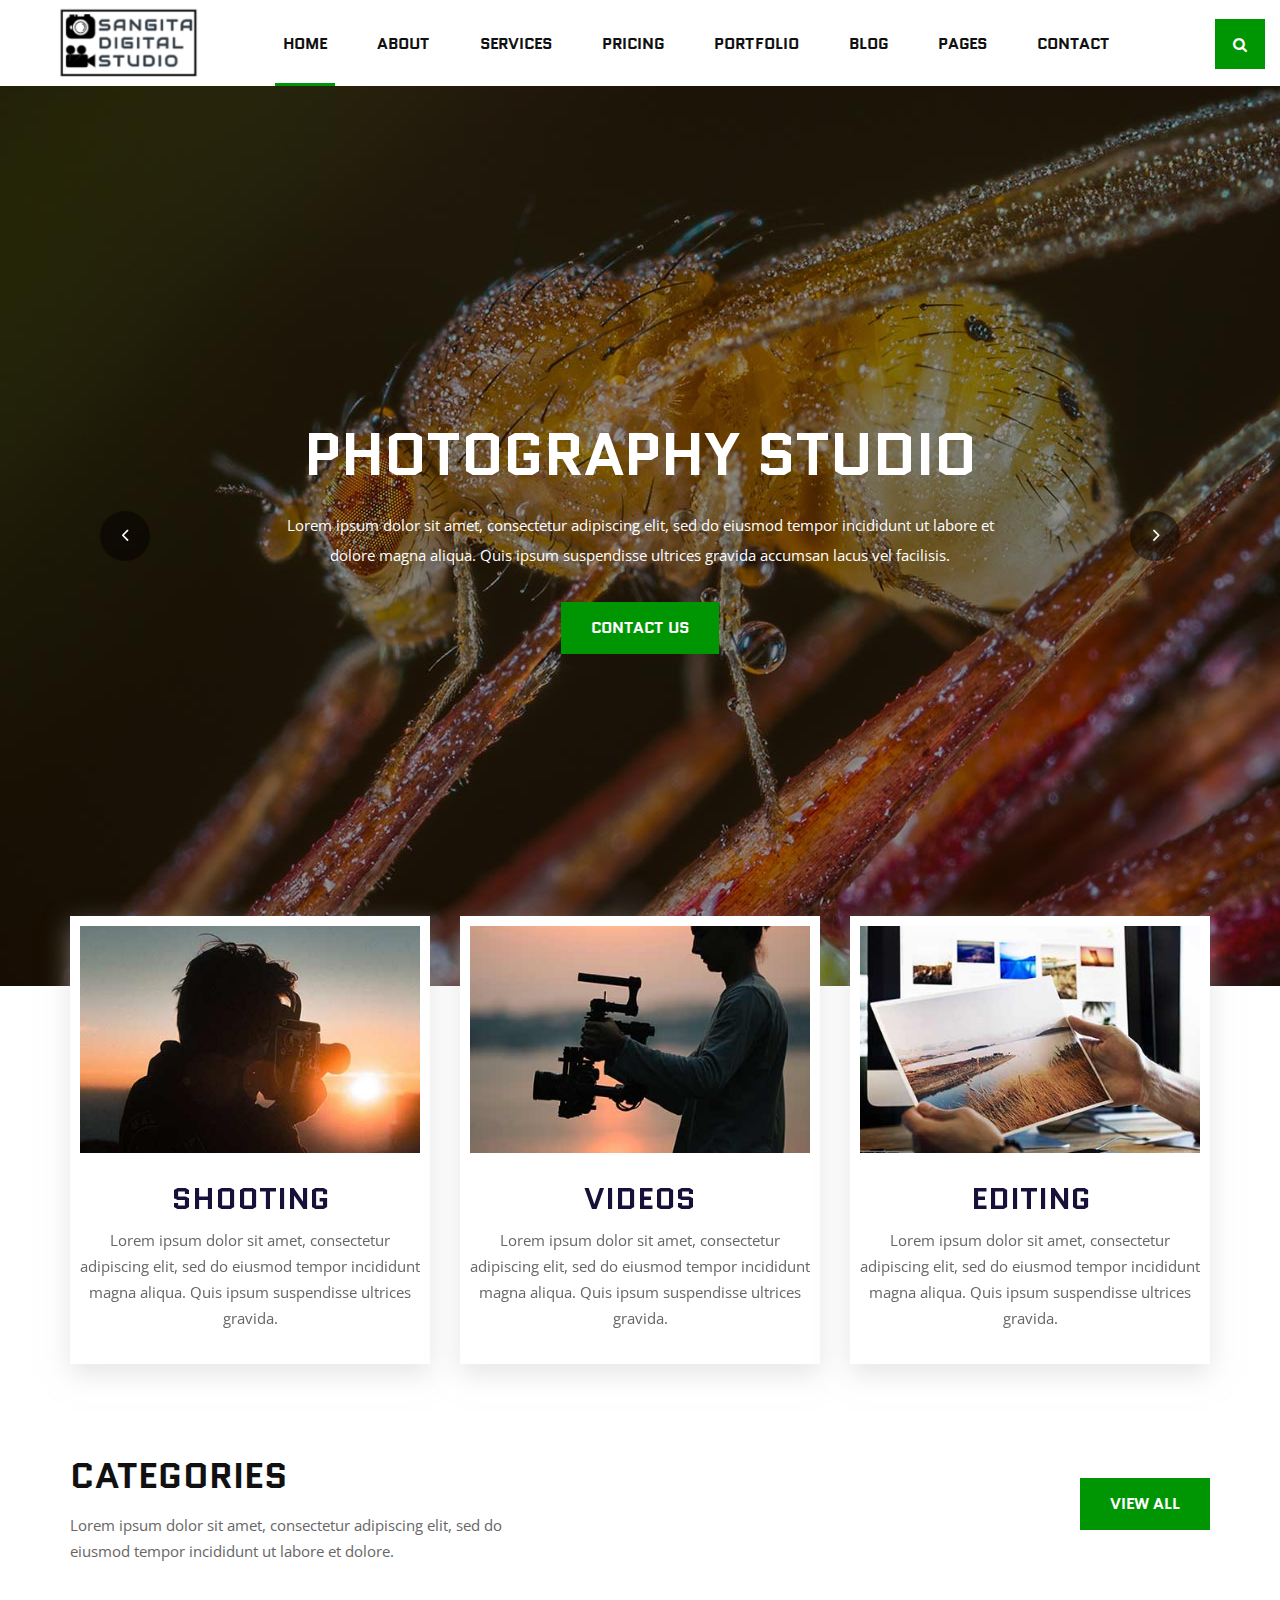
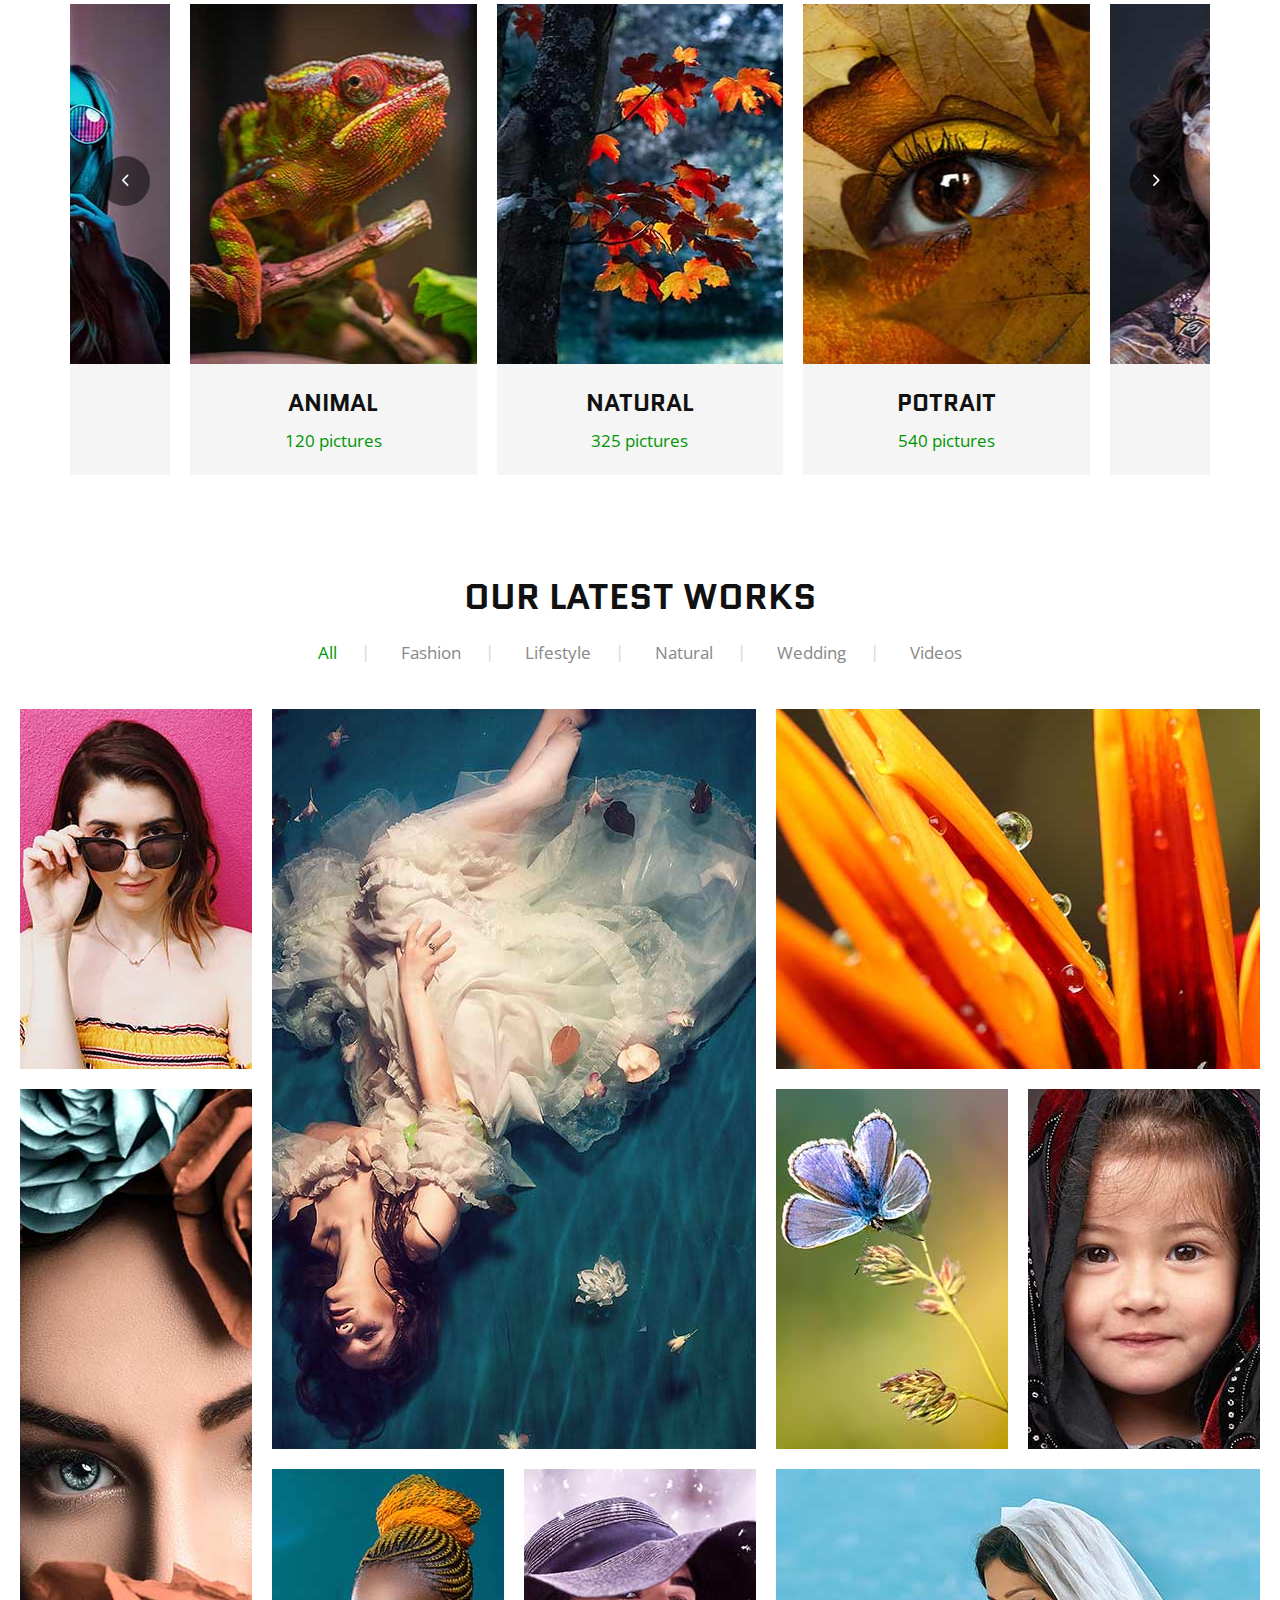
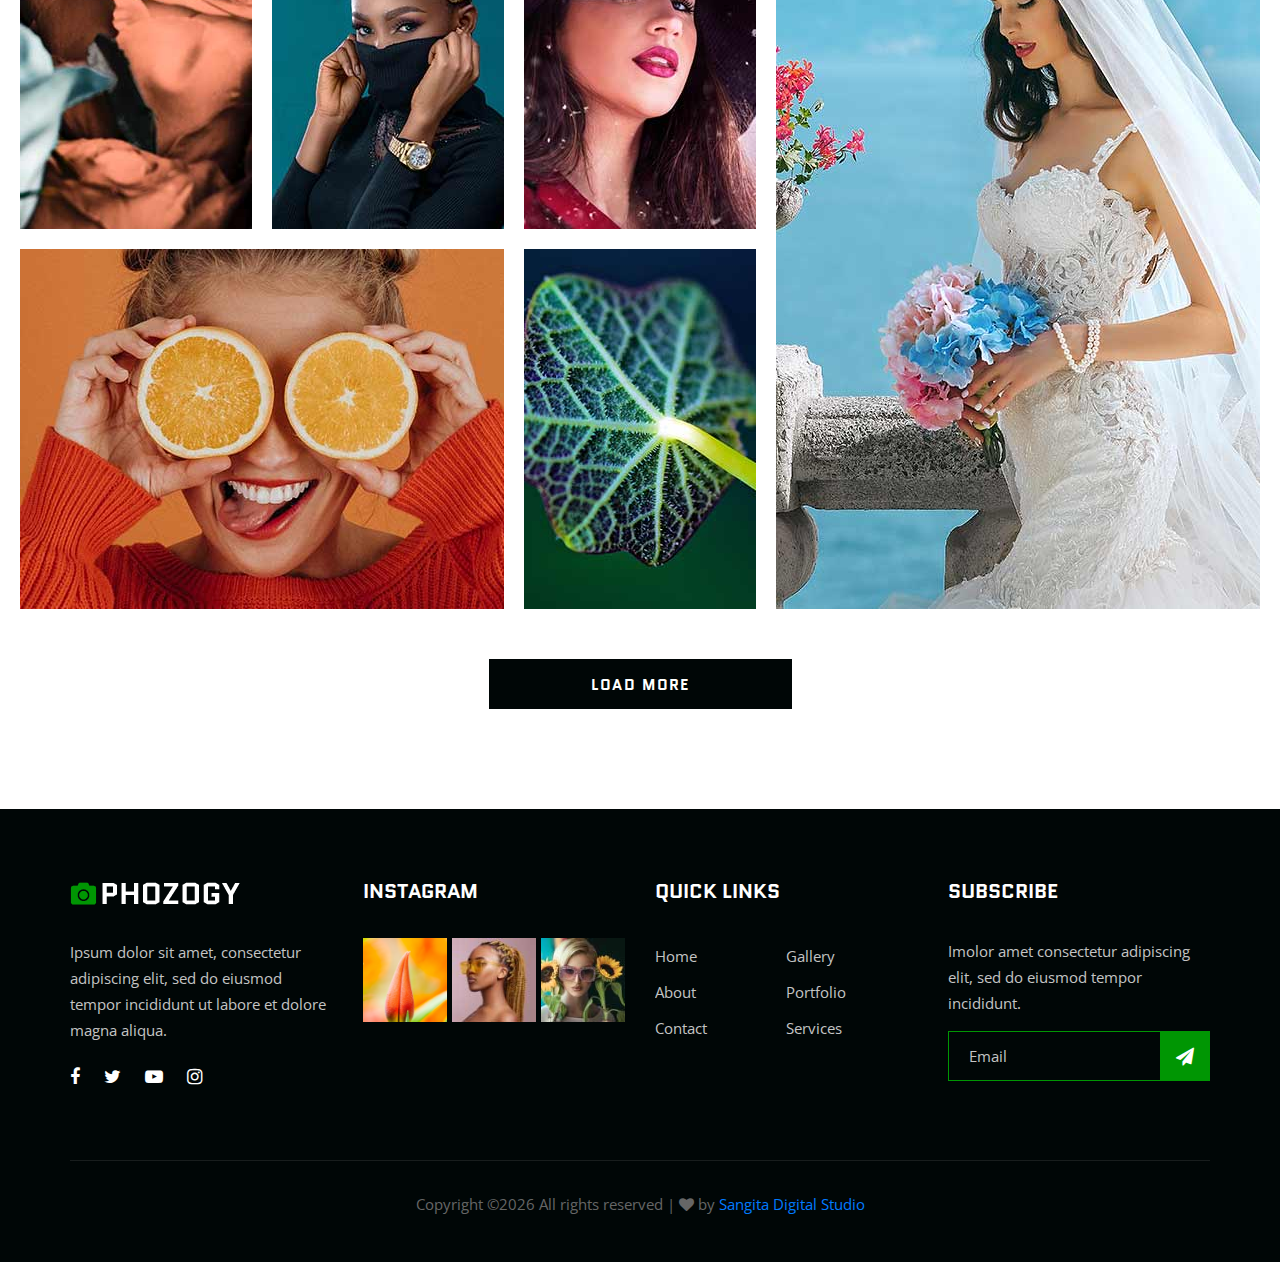
<file: WebContent/jsp/index.html>
<!DOCTYPE html>
<html lang="zxx">

<head>
    <meta charset="UTF-8">
    <meta name="description" content="Phozogy Template">
    <meta name="keywords" content="Phozogy, unica, creative, html">
    <meta name="viewport" content="width=device-width, initial-scale=1.0">
    <meta http-equiv="X-UA-Compatible" content="ie=edge">
    <title>Sangita Digital Studio</title>

    <!-- Google Font -->
    <link href="https://fonts.googleapis.com/css?family=Quantico:400,700&display=swap" rel="stylesheet">
    <link href="https://fonts.googleapis.com/css?family=Open+Sans:400,600,700&display=swap" rel="stylesheet">

    <!-- Css Styles -->
    <link rel="stylesheet" href="css/bootstrap.min.css" type="text/css">
    <link rel="stylesheet" href="css/font-awesome.min.css" type="text/css">
    <link rel="stylesheet" href="css/elegant-icons.css" type="text/css">
    <link rel="stylesheet" href="css/owl.carousel.min.css" type="text/css">
    <link rel="stylesheet" href="css/magnific-popup.css" type="text/css">
    <link rel="stylesheet" href="css/slicknav.min.css" type="text/css">
    <link rel="stylesheet" href="css/style.css" type="text/css">
</head>

<body>
    <!-- Page Preloder -->
    <div id="preloder">
        <div class="loader"></div>
    </div>

    <!-- Header Section Begin -->
    <header class="header-section">
        <div class="container-fluid">
            <div class="row">
                <div class="col-lg-12">
                    <div class="logo">
                        <a href="./index.html">
                            <img src="img/SangitaDigitalStudioLogo1.png" alt="">
                        </a>
                    </div>
                    <nav class="nav-menu mobile-menu">
                        <ul>
                            <li class="active"><a href="./index.html">Home</a></li>
                            <li><a href="./about.html">About</a></li>
                            <li><a href="./services.html">Services</a></li>
                            <li><a href="./pricing.html">Pricing</a></li>
                            <li><a href="./portfolio.html">Portfolio</a></li>
                            <li><a href="./blog.html">Blog</a></li>
                            <li><a href="#">Pages</a>
                                <ul class="dropdown">
                                    <li><a href="./gallery.html">Gallery</a></li>
                                    <li><a href="./portfolio-details.html">Portfolio Details</a></li>
                                    <li><a href="./blog-details.html">Blog Details</a></li>
                                </ul>
                            </li>
                            <li><a href="./contact.html">Contact</a></li>
                        </ul>
                    </nav>
                    <div class="top-search search-switch">
                        <i class="fa fa-search"></i>
                    </div>
                    <div id="mobile-menu-wrap"></div>
                </div>
            </div>
        </div>
    </header>
    <!-- Header End -->

    <!-- Hero Section Begin -->
    <section class="hero-section">
        <div class="hs-slider owl-carousel">
            <div class="hs-item set-bg" data-setbg="img/hero/hero-1.jpg">
                <div class="container">
                    <div class="row">
                        <div class="col-lg-12">
                            <div class="hs-text">
                                <h2>Photography Studio</h2>
                                <p>Lorem ipsum dolor sit amet, consectetur adipiscing elit, sed do eiusmod tempor
                                    incididunt ut labore et<br /> dolore magna aliqua. Quis ipsum suspendisse ultrices
                                    gravida accumsan lacus vel facilisis.</p>
                                <a href="#" class="primary-btn">Contact us</a>
                            </div>
                        </div>
                    </div>
                </div>
            </div>
            <div class="hs-item set-bg" data-setbg="img/hero/hero-2.jpg">
                <div class="container">
                    <div class="row">
                        <div class="col-lg-12">
                            <div class="hs-text">
                                <h2>Photography Studio</h2>
                                <p>Lorem ipsum dolor sit amet, consectetur adipiscing elit, sed do eiusmod tempor
                                    incididunt ut labore et<br /> dolore magna aliqua. Quis ipsum suspendisse ultrices
                                    gravida accumsan lacus vel facilisis.</p>
                                <a href="#" class="primary-btn">Contact us</a>
                            </div>
                        </div>
                    </div>
                </div>
            </div>
        </div>
    </section>
    <!-- Hero Section End -->

    <!-- Services Section Begin -->
    <section class="services-section spad">
        <div class="container">
            <div class="row">
                <div class="col-lg-4 col-md-6 col-sm-6">
                    <div class="services-item">
                        <img src="img/services/service-1.jpg" alt="">
                        <h3>Shooting</h3>
                        <p>Lorem ipsum dolor sit amet, consectetur adipiscing elit, sed do eiusmod tempor incididunt
                            magna aliqua. Quis ipsum suspendisse ultrices gravida.</p>
                    </div>
                </div>
                <div class="col-lg-4 col-md-6 col-sm-6">
                    <div class="services-item">
                        <img src="img/services/service-2.jpg" alt="">
                        <h3>Videos</h3>
                        <p>Lorem ipsum dolor sit amet, consectetur adipiscing elit, sed do eiusmod tempor incididunt
                            magna aliqua. Quis ipsum suspendisse ultrices gravida.</p>
                    </div>
                </div>
                <div class="col-lg-4 col-md-6 col-sm-6">
                    <div class="services-item">
                        <img src="img/services/service-3.jpg" alt="">
                        <h3>Editing</h3>
                        <p>Lorem ipsum dolor sit amet, consectetur adipiscing elit, sed do eiusmod tempor incididunt
                            magna aliqua. Quis ipsum suspendisse ultrices gravida.</p>
                    </div>
                </div>
            </div>
        </div>
    </section>
    <!-- Services Section End -->

    <!-- Categories Section Begin -->
    <section class="categories-section">
        <div class="container">
            <div class="row">
                <div class="col-lg-6 col-md-6">
                    <div class="section-title">
                        <h2>Categories</h2>
                        <p>Lorem ipsum dolor sit amet, consectetur adipiscing elit, sed do<br /> eiusmod tempor
                            incididunt ut labore et dolore.</p>
                    </div>
                </div>
                <div class="col-lg-6 col-md-6">
                    <div class="right-btn"><a href="#" class="primary-btn">VIew all</a></div>
                </div>
            </div>
            <div class="categories-slider owl-carousel">
                <div class="cs-item">
                    <div class="cs-pic set-bg" data-setbg="img/categories/cat-1.jpg"></div>
                    <div class="cs-text">
                        <h4>Animal</h4>
                        <span>120 pictures</span>
                    </div>
                </div>
                <div class="cs-item">
                    <div class="cs-pic set-bg" data-setbg="img/categories/cat-2.jpg"></div>
                    <div class="cs-text">
                        <h4>Natural</h4>
                        <span>325 pictures</span>
                    </div>
                </div>
                <div class="cs-item">
                    <div class="cs-pic set-bg" data-setbg="img/categories/cat-3.jpg"></div>
                    <div class="cs-text">
                        <h4>Potrait</h4>
                        <span>540 pictures</span>
                    </div>
                </div>
                <div class="cs-item">
                    <div class="cs-pic set-bg" data-setbg="img/categories/cat-4.jpg"></div>
                    <div class="cs-text">
                        <h4>Animal</h4>
                        <span>120 pictures</span>
                    </div>
                </div>
                <div class="cs-item">
                    <div class="cs-pic set-bg" data-setbg="img/categories/cat-5.jpg"></div>
                    <div class="cs-text">
                        <h4>Animal</h4>
                        <span>120 pictures</span>
                    </div>
                </div>
            </div>
        </div>
    </section>
    <!-- Categories Section End -->

    <!-- Portfolio Section Begin -->
    <section class="portfolio-section spad">
        <div class="container">
            <div class="row">
                <div class="col-lg-12">
                    <div class="section-title">
                        <h2>Our latest works</h2>
                    </div>
                    <div class="filter-controls">
                        <ul>
                            <li class="active" data-filter="*">All</li>
                            <li data-filter=".fashion">Fashion</li>
                            <li data-filter=".lifestyle">Lifestyle</li>
                            <li data-filter=".natural">Natural</li>
                            <li data-filter=".wedding">Wedding</li>
                            <li data-filter=".videos">Videos</li>
                        </ul>
                    </div>
                </div>
            </div>
        </div>
        <div class="container-fluid">
            <div class="row">
                <div class="col-lg-12 p-0">
                    <div class="portfolio-filter">
                        <div class="pf-item set-bg fashion" data-setbg="img/portfolio/pf-1.jpg">
                            <a href="img/portfolio/pf-1.jpg" class="pf-icon image-popup"><span class="icon_plus"></span></a>
                            <div class="pf-text">
                                <h4>COLORS SPEAK</h4>
                                <span>Fashion</span>
                            </div>
                        </div>
                        <div class="pf-item large-width large-height set-bg lifestyle"
                            data-setbg="img/portfolio/pf-2.jpg">
                            <a href="img/portfolio/pf-2.jpg" class="pf-icon image-popup"><span class="icon_plus"></span></a>
                            <div class="pf-text">
                                <h4>COLORS SPEAK</h4>
                                <span>Fashion</span>
                            </div>
                        </div>
                        <div class="pf-item large-width set-bg natural" data-setbg="img/portfolio/pf-3.jpg">
                            <a href="img/portfolio/pf-3.jpg" class="pf-icon image-popup"><span class="icon_plus"></span></a>
                            <div class="pf-text">
                                <h4>COLORS SPEAK</h4>
                                <span>Fashion</span>
                            </div>
                        </div>
                        <div class="pf-item large-height set-bg wedding" data-setbg="img/portfolio/pf-4.jpg">
                            <a href="img/portfolio/pf-4.jpg" class="pf-icon image-popup"><span class="icon_plus"></span></a>
                            <div class="pf-text">
                                <h4>COLORS SPEAK</h4>
                                <span>Fashion</span>
                            </div>
                        </div>
                        <div class="pf-item set-bg lifestyle" data-setbg="img/portfolio/pf-7.jpg">
                            <a href="img/portfolio/pf-7.jpg" class="pf-icon image-popup"><span class="icon_plus"></span></a>
                            <div class="pf-text">
                                <h4>COLORS SPEAK</h4>
                                <span>Fashion</span>
                            </div>
                        </div>
                        <div class="pf-item set-bg natural" data-setbg="img/portfolio/pf-8.jpg">
                            <a href="img/portfolio/pf-8.jpg" class="pf-icon image-popup"><span class="icon_plus"></span></a>
                            <div class="pf-text">
                                <h4>COLORS SPEAK</h4>
                                <span>Fashion</span>
                            </div>
                        </div>
                        <div class="pf-item set-bg videos" data-setbg="img/portfolio/pf-5.jpg">
                            <a href="img/portfolio/pf-5.jpg" class="pf-icon image-popup"><span class="icon_plus"></span></a>
                            <div class="pf-text">
                                <h4>COLORS SPEAK</h4>
                                <span>Fashion</span>
                            </div>
                        </div>
                        <div class="pf-item set-bg fashion" data-setbg="img/portfolio/pf-6.jpg">
                            <a href="img/portfolio/pf-6.jpg" class="pf-icon image-popup"><span class="icon_plus"></span></a>
                            <div class="pf-text">
                                <h4>COLORS SPEAK</h4>
                                <span>Fashion</span>
                            </div>
                        </div>
                        <div class="pf-item large-width set-bg videos" data-setbg="img/portfolio/pf-10.jpg">
                            <a href="img/portfolio/pf-10.jpg" class="pf-icon image-popup"><span class="icon_plus"></span></a>
                            <div class="pf-text">
                                <h4>COLORS SPEAK</h4>
                                <span>Fashion</span>
                            </div>
                        </div>
                        <div class="pf-item set-bg fashion" data-setbg="img/portfolio/pf-11.jpg">
                            <a href="img/portfolio/pf-11.jpg" class="pf-icon image-popup"><span class="icon_plus"></span></a>
                            <div class="pf-text">
                                <h4>COLORS SPEAK</h4>
                                <span>Fashion</span>
                            </div>
                        </div>
                        <div class="pf-item large-width large-height set-bg wedding"
                            data-setbg="img/portfolio/pf-9.jpg">
                            <a href="img/portfolio/pf-9.jpg" class="pf-icon image-popup"><span class="icon_plus"></span></a>
                            <div class="pf-text">
                                <h4>COLORS SPEAK</h4>
                                <span>Fashion</span>
                            </div>
                        </div>
                    </div>
                </div>
            </div>
        </div>
        <div class="load-more-btn">
            <a href="#">Load More</a>
        </div>
    </section>
    <!-- Portfolio Section End -->

    <!-- Footer Section Begin -->
    <footer class="footer-section">
        <div class="container">
            <div class="row">
                <div class="col-lg-3 col-md-6 col-sm-6">
                    <div class="fs-about">
                        <div class="fa-logo">
                            <a href="#">
                                <img src="img/f-logo.png" alt="">
                            </a>
                        </div>
                        <p>Ipsum dolor sit amet, consectetur adipiscing elit, sed do eiusmod tempor incididunt ut labore
                            et dolore magna aliqua.</p>
                        <div class="fa-social">
                            <a href="https://www.facebook.com/"><i class="fa fa-facebook"></i></a>
                            <a href="#"><i class="fa fa-twitter"></i></a>
                            <a href="#"><i class="fa fa-youtube-play"></i></a>
                            <a href="#"><i class="fa fa-instagram"></i></a>
                        </div>
                    </div>
                </div>
                <div class="col-lg-3 col-md-6 col-sm-6">
                    <div class="fs-widget">
                        <h5>Instagram</h5>
                        <div class="fw-instagram">
                            <img src="img/instagram/insta-1.jpg" alt="">
                            <img src="img/instagram/insta-2.jpg" alt="">
                            <img src="img/instagram/insta-3.jpg" alt="">
                        </div>
                    </div>
                </div>
                <div class="col-lg-3 col-md-6 col-sm-6">
                    <div class="fs-widget">
                        <h5>Quick links</h5>
                        <ul>
                            <li><a href="#">Home</a></li>
                            <li><a href="#">About</a></li>
                            <li><a href="#">Contact</a></li>
                        </ul>
                        <ul>
                            <li><a href="#">Gallery</a></li>
                            <li><a href="#">Portfolio</a></li>
                            <li><a href="#">Services</a></li>
                        </ul>
                    </div>
                </div>
                <div class="col-lg-3 col-md-6 col-sm-6">
                    <div class="fs-widget">
                        <h5>Subscribe</h5>
                        <p>Imolor amet consectetur adipiscing elit, sed do eiusmod tempor incididunt.</p>
                        <div class="fw-subscribe">
                            <form action="#">
                                <input type="text" placeholder="Email">
                                <button type="submit"><i class="fa fa-send"></i></button>
                            </form>
                        </div>
                    </div>
                </div>
                <div class="col-lg-12">
                    <div class="copyright-text">
                        <p><!-- Link back to Colorlib can't be removed. Template is licensed under CC BY 3.0. -->
  Copyright &copy;<script>document.write(new Date().getFullYear());</script> All rights reserved |  <i class="fa fa-heart" aria-hidden="true"></i> by <a href="#" target="_blank">Sangita Digital Studio</a>
  <!-- Link back to Colorlib can't be removed. Template is licensed under CC BY 3.0. --></p>
                    </div>
                </div>
            </div>
        </div>
    </footer>
    <!-- Footer Section End -->

    <!-- Search model Begin -->
    <div class="search-model">
        <div class="h-100 d-flex align-items-center justify-content-center">
            <div class="search-close-switch">+</div>
            <form class="search-model-form">
                <input type="text" id="search-input" placeholder="Search here.....">
            </form>
        </div>
    </div>
    <!-- Search model end -->

    <!-- Js Plugins -->
    <script src="js/jquery-3.3.1.min.js"></script>
    <script src="js/bootstrap.min.js"></script>
    <script src="js/jquery.magnific-popup.min.js"></script>
    <script src="js/isotope.pkgd.min.js"></script>
    <script src="js/masonry.pkgd.min.js"></script>
    <script src="js/jquery.slicknav.js"></script>
    <script src="js/owl.carousel.min.js"></script>
    <script src="js/main.js"></script>
</body>

</html>
</file>
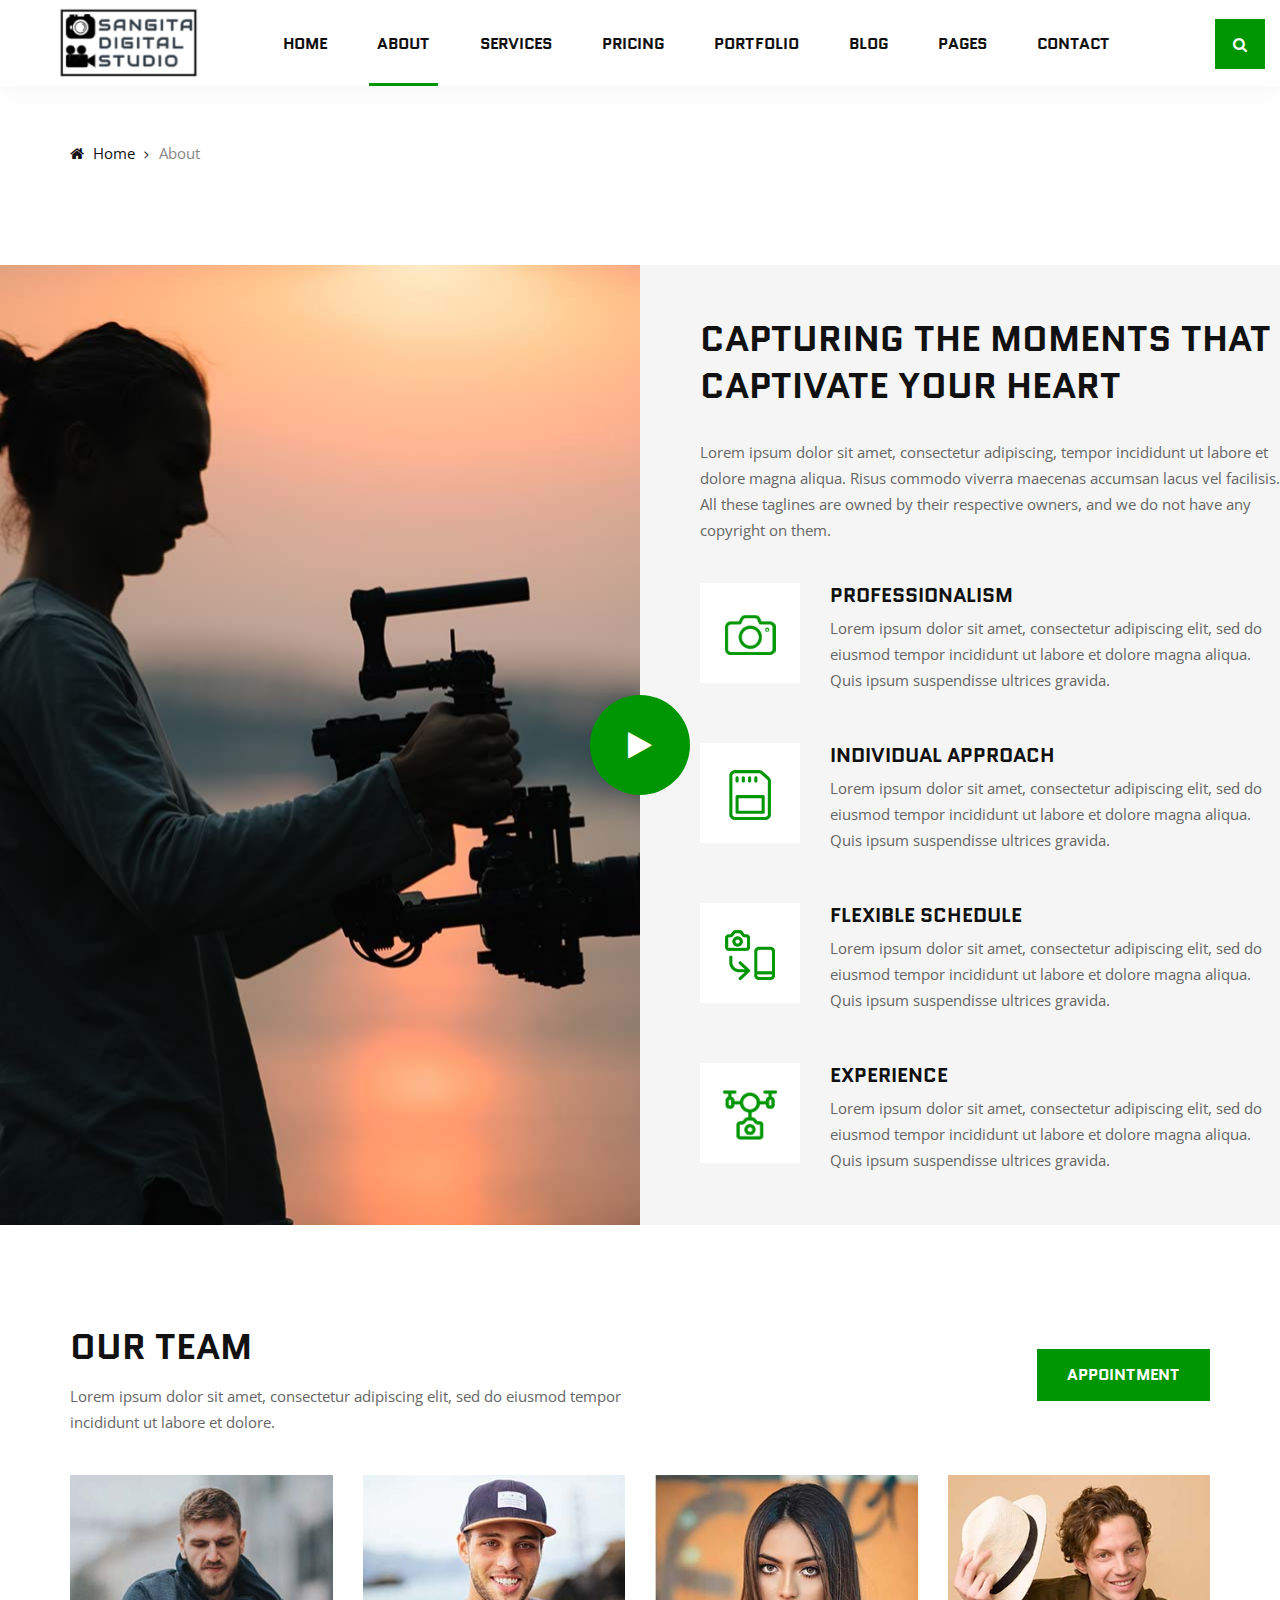
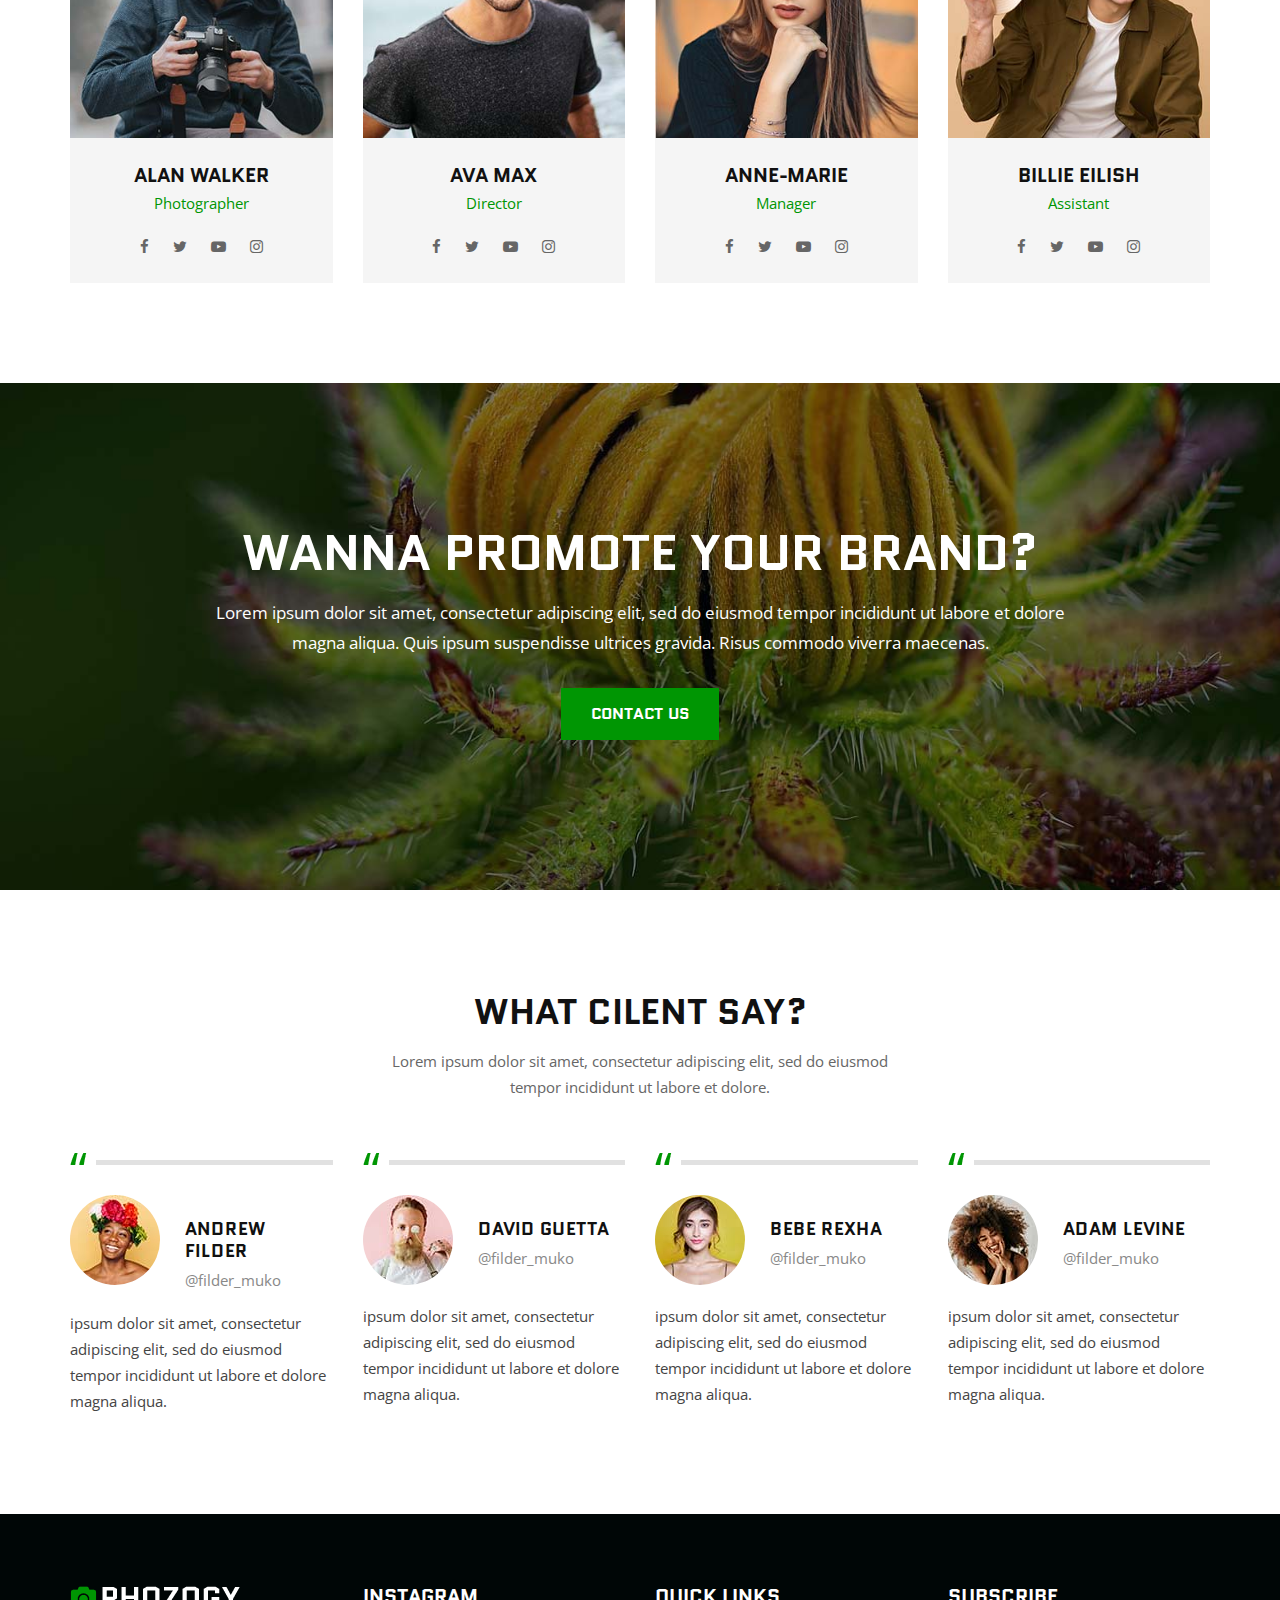
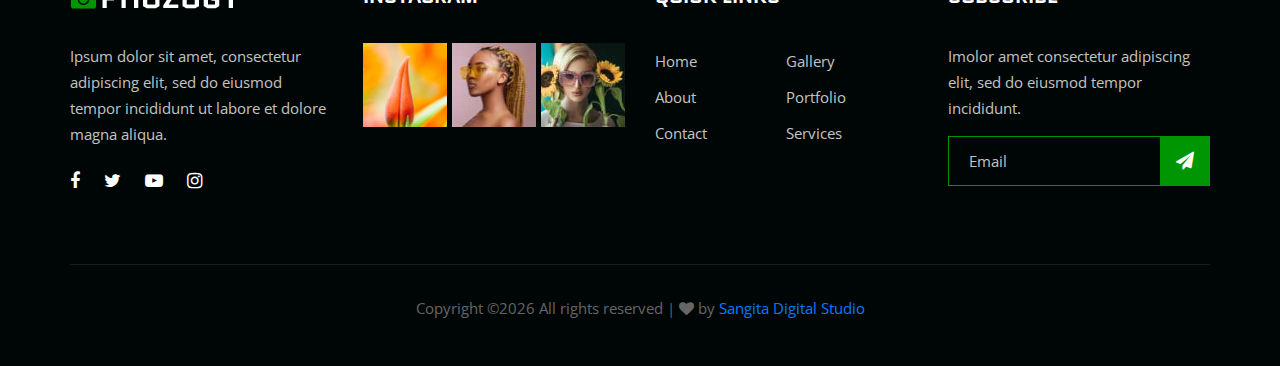
<file: WebContent/jsp/about.html>
<!DOCTYPE html>
<html lang="zxx">

<head>
    <meta charset="UTF-8">
    <meta name="description" content="Phozogy Template">
    <meta name="keywords" content="Phozogy, unica, creative, html">
    <meta name="viewport" content="width=device-width, initial-scale=1.0">
    <meta http-equiv="X-UA-Compatible" content="ie=edge">
    <title>Phozogy | Template</title>

    <!-- Google Font -->
    <link href="https://fonts.googleapis.com/css?family=Quantico:400,700&display=swap" rel="stylesheet">
    <link href="https://fonts.googleapis.com/css?family=Open+Sans:400,600,700&display=swap" rel="stylesheet">

    <!-- Css Styles -->
    <link rel="stylesheet" href="css/bootstrap.min.css" type="text/css">
    <link rel="stylesheet" href="css/font-awesome.min.css" type="text/css">
    <link rel="stylesheet" href="css/elegant-icons.css" type="text/css">
    <link rel="stylesheet" href="css/owl.carousel.min.css" type="text/css">
    <link rel="stylesheet" href="css/magnific-popup.css" type="text/css">
    <link rel="stylesheet" href="css/slicknav.min.css" type="text/css">
    <link rel="stylesheet" href="css/style.css" type="text/css">
</head>

<body>
    <!-- Page Preloder -->
    <div id="preloder">
        <div class="loader"></div>
    </div>

    <!-- Header Section Begin -->
    <header class="header-section header-normal">
        <div class="container-fluid">
            <div class="row">
                <div class="col-lg-12">
                    <div class="logo">
                        <a href="./index.html">
                            <img src="img/SangitaDigitalStudioLogo1.png" alt="">
                        </a>
                    </div>
                    <nav class="nav-menu mobile-menu">
                        <ul>
                            <li><a href="./index.html">Home</a></li>
                            <li class="active"><a href="./about.html">About</a></li>
                            <li><a href="./services.html">Services</a></li>
                            <li><a href="./pricing.html">Pricing</a></li>
                            <li><a href="./portfolio.html">Portfolio</a></li>
                            <li><a href="./blog.html">Blog</a></li>
                            <li><a href="#">Pages</a>
                                <ul class="dropdown">
                                    <li><a href="./gallery.html">Gallery</a></li>
                                    <li><a href="./portfolio-details.html">Portfolio Details</a></li>
                                    <li><a href="./blog-details.html">Blog Details</a></li>
                                </ul>
                            </li>
                            <li><a href="./contact.html">Contact</a></li>
                        </ul>
                    </nav>
                    <div class="top-search search-switch">
                        <i class="fa fa-search"></i>
                    </div>
                    <div id="mobile-menu-wrap"></div>
                </div>
            </div>
        </div>
    </header>
    <!-- Header End -->

    <!-- Breadcrumb Begin -->
    <div class="breadcrumb-option spad">
        <div class="container">
            <div class="row">
                <div class="col-lg-12">
                    <div class="bo-links">
                        <a href="./index.html"><i class="fa fa-home"></i> Home</a>
                        <span>About</span>
                    </div>
                </div>
            </div>
        </div>
    </div>
    <!-- Breadcrumb End -->

    <!-- About Section Begin -->
    <section class="about-section">
        <div class="container-fluid">
            <div class="row">
                <div class="col-lg-6 p-0">
                    <div class="about-pic set-bg" data-setbg="img/about/about-pic.jpg">
                        <a href="https://www.youtube.com/watch?v=hxADTEJalRw&list=WL&index=49&t=0s" class="play-btn video-popup"><i class="fa fa-play"></i></a>
                    </div>
                </div>
                <div class="col-lg-6 p-0">
                    <div class="about-text">
                        <div class="section-title">
                            <h2>Capturing the moments that captivate your heart</h2>
                            <p>Lorem ipsum dolor sit amet, consectetur adipiscing, tempor incididunt ut labore et dolore
                                magna aliqua. Risus commodo viverra maecenas accumsan lacus vel facilisis. All these
                                taglines are owned by their respective owners, and we do not have any copyright on them.
                            </p>
                        </div>
                        <div class="at-list">
                            <div class="al-item">
                                <div class="al-pic">
                                    <img src="img/about/list-1.png" alt="">
                                </div>
                                <div class="al-text">
                                    <h5>Professionalism</h5>
                                    <p>Lorem ipsum dolor sit amet, consectetur adipiscing elit, sed do eiusmod tempor
                                        incididunt ut labore et dolore magna aliqua. Quis ipsum suspendisse ultrices
                                        gravida.</p>
                                </div>
                            </div>
                            <div class="al-item">
                                <div class="al-pic">
                                    <img src="img/about/list-2.png" alt="">
                                </div>
                                <div class="al-text">
                                    <h5>Individual approach</h5>
                                    <p>Lorem ipsum dolor sit amet, consectetur adipiscing elit, sed do eiusmod tempor
                                        incididunt ut labore et dolore magna aliqua. Quis ipsum suspendisse ultrices
                                        gravida.</p>
                                </div>
                            </div>
                            <div class="al-item">
                                <div class="al-pic">
                                    <img src="img/about/list-3.png" alt="">
                                </div>
                                <div class="al-text">
                                    <h5>Flexible Schedule</h5>
                                    <p>Lorem ipsum dolor sit amet, consectetur adipiscing elit, sed do eiusmod tempor
                                        incididunt ut labore et dolore magna aliqua. Quis ipsum suspendisse ultrices
                                        gravida.</p>
                                </div>
                            </div>
                            <div class="al-item">
                                <div class="al-pic">
                                    <img src="img/about/list-4.png" alt="">
                                </div>
                                <div class="al-text">
                                    <h5>Experience</h5>
                                    <p>Lorem ipsum dolor sit amet, consectetur adipiscing elit, sed do eiusmod tempor
                                        incididunt ut labore et dolore magna aliqua. Quis ipsum suspendisse ultrices
                                        gravida.</p>
                                </div>
                            </div>
                        </div>
                    </div>
                </div>
            </div>
        </div>
    </section>
    <!-- About Section End -->

    <!-- Team Section Begin -->
    <section class="team-section spad">
        <div class="container">
            <div class="row">
                <div class="col-lg-6 col-md-6">
                    <div class="section-title">
                        <h2>Our team</h2>
                        <p>Lorem ipsum dolor sit amet, consectetur adipiscing elit, sed do eiusmod tempor incididunt ut
                            labore et dolore.</p>
                    </div>
                </div>
                <div class="col-lg-6 col-md-6">
                    <div class="right-btn">
                        <a href="#" class="primary-btn">Appointment</a>
                    </div>
                </div>
            </div>
            <div class="row">
                <div class="col-lg-3 col-md-6 col-sm-6">
                    <div class="team-item">
                        <img src="img/team/team-1.jpg" alt="">
                        <div class="ti-text">
                            <h5>Alan walker</h5>
                            <span>Photographer</span>
                            <div class="ti-social">
                                <a href="#"><i class="fa fa-facebook"></i></a>
                                <a href="#"><i class="fa fa-twitter"></i></a>
                                <a href="#"><i class="fa fa-youtube-play"></i></a>
                                <a href="#"><i class="fa fa-instagram"></i></a>
                            </div>
                        </div>
                    </div>
                </div>
                <div class="col-lg-3 col-md-6 col-sm-6">
                    <div class="team-item">
                        <img src="img/team/team-2.jpg" alt="">
                        <div class="ti-text">
                            <h5>Ava Max</h5>
                            <span>Director</span>
                            <div class="ti-social">
                                <a href="#"><i class="fa fa-facebook"></i></a>
                                <a href="#"><i class="fa fa-twitter"></i></a>
                                <a href="#"><i class="fa fa-youtube-play"></i></a>
                                <a href="#"><i class="fa fa-instagram"></i></a>
                            </div>
                        </div>
                    </div>
                </div>
                <div class="col-lg-3 col-md-6 col-sm-6">
                    <div class="team-item">
                        <img src="img/team/team-3.jpg" alt="">
                        <div class="ti-text">
                            <h5>Anne-Marie</h5>
                            <span>Manager</span>
                            <div class="ti-social">
                                <a href="#"><i class="fa fa-facebook"></i></a>
                                <a href="#"><i class="fa fa-twitter"></i></a>
                                <a href="#"><i class="fa fa-youtube-play"></i></a>
                                <a href="#"><i class="fa fa-instagram"></i></a>
                            </div>
                        </div>
                    </div>
                </div>
                <div class="col-lg-3 col-md-6 col-sm-6">
                    <div class="team-item">
                        <img src="img/team/team-4.jpg" alt="">
                        <div class="ti-text">
                            <h5>Billie Eilish</h5>
                            <span>Assistant</span>
                            <div class="ti-social">
                                <a href="#"><i class="fa fa-facebook"></i></a>
                                <a href="#"><i class="fa fa-twitter"></i></a>
                                <a href="#"><i class="fa fa-youtube-play"></i></a>
                                <a href="#"><i class="fa fa-instagram"></i></a>
                            </div>
                        </div>
                    </div>
                </div>
            </div>
        </div>
    </section>
    <!-- Team Section End -->

    <!-- Cta Section Begin -->
    <section class="cta-section spad set-bg" data-setbg="img/cta-bg.jpg">
        <div class="container">
            <div class="row">
                <div class="col-lg-12">
                    <div class="cta-text">
                        <h2>Wanna promote your brand?</h2>
                        <p>Lorem ipsum dolor sit amet, consectetur adipiscing elit, sed do eiusmod tempor incididunt ut
                            labore et dolore<br /> magna aliqua. Quis ipsum suspendisse ultrices gravida. Risus commodo
                            viverra maecenas.</p>
                        <a href="#" class="primary-btn">Contact us</a>
                    </div>
                </div>
            </div>
        </div>
    </section>
    <!-- Cta Section End -->

    <!-- Testimoial Section Begin -->
    <section class="testimonial-section spad">
        <div class="container">
            <div class="row">
                <div class="col-lg-12">
                    <div class="section-title">
                        <h2>What cilent say?</h2>
                        <p>Lorem ipsum dolor sit amet, consectetur adipiscing elit, sed do eiusmod<br /> tempor
                            incididunt ut labore et dolore.</p>
                    </div>
                </div>
            </div>
            <div class="row">
                <div class="col-lg-3 col-md-6 col-sm-6">
                    <div class="testimonial-item">
                        <div class="ti-author">
                            <div class="ta-pic">
                                <img src="img/testimonial/ta-1.jpg" alt="">
                            </div>
                            <div class="ta-text">
                                <h5>ANDREW FILDER</h5>
                                <span>@filder_muko</span>
                            </div>
                        </div>
                        <p>ipsum dolor sit amet, consectetur adipiscing elit, sed do eiusmod tempor incididunt ut labore
                            et dolore magna aliqua.</p>
                    </div>
                </div>
                <div class="col-lg-3 col-md-6 col-sm-6">
                    <div class="testimonial-item">
                        <div class="ti-author">
                            <div class="ta-pic">
                                <img src="img/testimonial/ta-2.jpg" alt="">
                            </div>
                            <div class="ta-text">
                                <h5>David Guetta</h5>
                                <span>@filder_muko</span>
                            </div>
                        </div>
                        <p>ipsum dolor sit amet, consectetur adipiscing elit, sed do eiusmod tempor incididunt ut labore
                            et dolore magna aliqua.</p>
                    </div>
                </div>
                <div class="col-lg-3 col-md-6 col-sm-6">
                    <div class="testimonial-item">
                        <div class="ti-author">
                            <div class="ta-pic">
                                <img src="img/testimonial/ta-3.jpg" alt="">
                            </div>
                            <div class="ta-text">
                                <h5>Bebe Rexha</h5>
                                <span>@filder_muko</span>
                            </div>
                        </div>
                        <p>ipsum dolor sit amet, consectetur adipiscing elit, sed do eiusmod tempor incididunt ut labore
                            et dolore magna aliqua.</p>
                    </div>
                </div>
                <div class="col-lg-3 col-md-6 col-sm-6">
                    <div class="testimonial-item">
                        <div class="ti-author">
                            <div class="ta-pic">
                                <img src="img/testimonial/ta-4.jpg" alt="">
                            </div>
                            <div class="ta-text">
                                <h5>Adam Levine</h5>
                                <span>@filder_muko</span>
                            </div>
                        </div>
                        <p>ipsum dolor sit amet, consectetur adipiscing elit, sed do eiusmod tempor incididunt ut labore
                            et dolore magna aliqua.</p>
                    </div>
                </div>
            </div>
        </div>
    </section>
    <!-- Testimonial Section End -->

    <!-- Footer Section Begin -->
    <footer class="footer-section">
        <div class="container">
            <div class="row">
                <div class="col-lg-3 col-md-6 col-sm-6">
                    <div class="fs-about">
                        <div class="fa-logo">
                            <a href="#">
                                <img src="img/f-logo.png" alt="">
                            </a>
                        </div>
                        <p>Ipsum dolor sit amet, consectetur adipiscing elit, sed do eiusmod tempor incididunt ut labore
                            et dolore magna aliqua.</p>
                        <div class="fa-social">
                            <a href="#"><i class="fa fa-facebook"></i></a>
                            <a href="#"><i class="fa fa-twitter"></i></a>
                            <a href="#"><i class="fa fa-youtube-play"></i></a>
                            <a href="#"><i class="fa fa-instagram"></i></a>
                        </div>
                    </div>
                </div>
                <div class="col-lg-3 col-md-6 col-sm-6">
                    <div class="fs-widget">
                        <h5>Instagram</h5>
                        <div class="fw-instagram">
                            <img src="img/instagram/insta-1.jpg" alt="">
                            <img src="img/instagram/insta-2.jpg" alt="">
                            <img src="img/instagram/insta-3.jpg" alt="">
                        </div>
                    </div>
                </div>
                <div class="col-lg-3 col-md-6 col-sm-6">
                    <div class="fs-widget">
                        <h5>Quick links</h5>
                        <ul>
                            <li><a href="#">Home</a></li>
                            <li><a href="#">About</a></li>
                            <li><a href="#">Contact</a></li>
                        </ul>
                        <ul>
                            <li><a href="#">Gallery</a></li>
                            <li><a href="#">Portfolio</a></li>
                            <li><a href="#">Services</a></li>
                        </ul>
                    </div>
                </div>
                <div class="col-lg-3 col-md-6 col-sm-6">
                    <div class="fs-widget">
                        <h5>Subscribe</h5>
                        <p>Imolor amet consectetur adipiscing elit, sed do eiusmod tempor incididunt.</p>
                        <div class="fw-subscribe">
                            <form action="#">
                                <input type="text" placeholder="Email">
                                <button type="submit"><i class="fa fa-send"></i></button>
                            </form>
                        </div>
                    </div>
                </div>
                <div class="col-lg-12">
                    <div class="copyright-text">
                        <p><!-- Link back to Colorlib can't be removed. Template is licensed under CC BY 3.0. -->
  Copyright &copy;<script>document.write(new Date().getFullYear());</script> All rights reserved |  <i class="fa fa-heart" aria-hidden="true"></i> by <a href="#" target="_blank">Sangita Digital Studio</a>
  <!-- Link back to Colorlib can't be removed. Template is licensed under CC BY 3.0. --></p>
                    </div>
                </div>
            </div>
        </div>
    </footer>
    <!-- Footer Section End -->

    <!-- Search model Begin -->
    <div class="search-model">
        <div class="h-100 d-flex align-items-center justify-content-center">
            <div class="search-close-switch">+</div>
            <form class="search-model-form">
                <input type="text" id="search-input" placeholder="Search here.....">
            </form>
        </div>
    </div>
    <!-- Search model end -->

    <!-- Js Plugins -->
    <script src="js/jquery-3.3.1.min.js"></script>
    <script src="js/bootstrap.min.js"></script>
    <script src="js/jquery.magnific-popup.min.js"></script>
    <script src="js/isotope.pkgd.min.js"></script>
    <script src="js/masonry.pkgd.min.js"></script>
    <script src="js/jquery.slicknav.js"></script>
    <script src="js/owl.carousel.min.js"></script>
    <script src="js/main.js"></script>
</body>

</html>
</file>
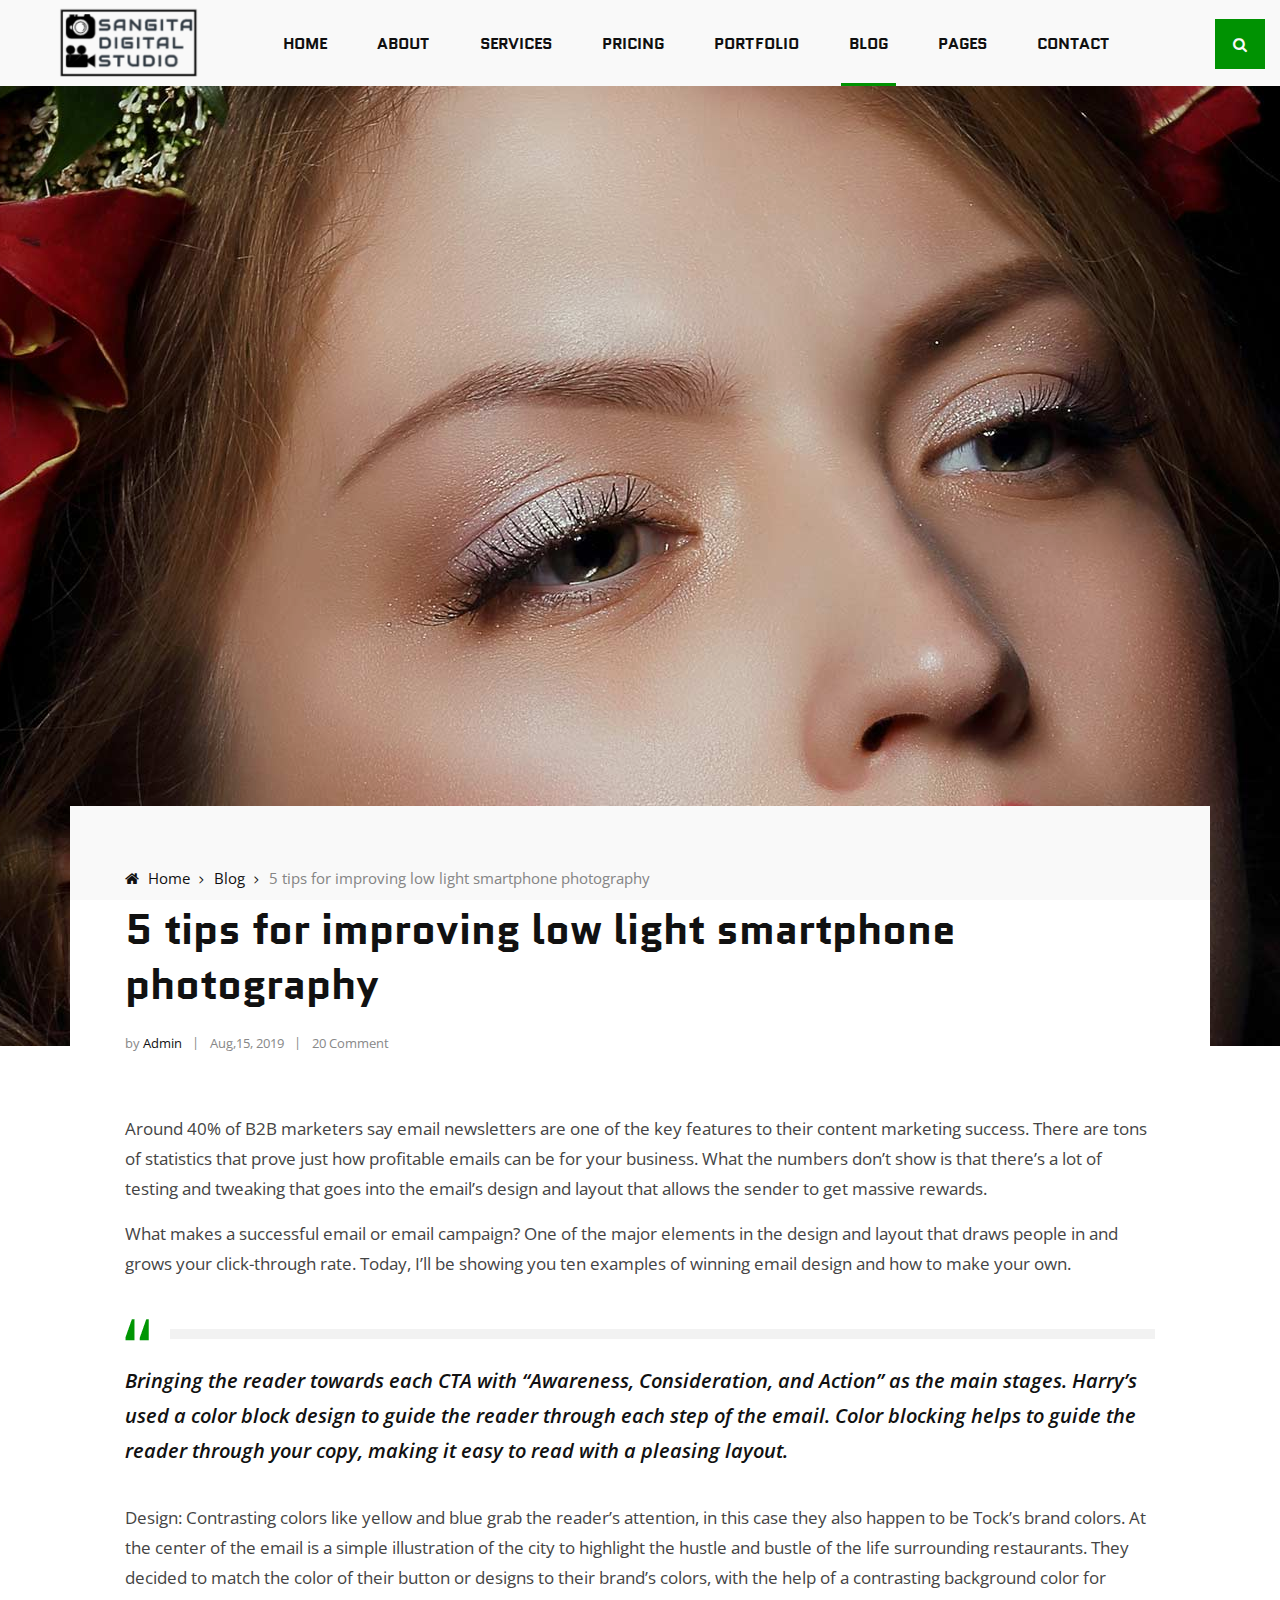
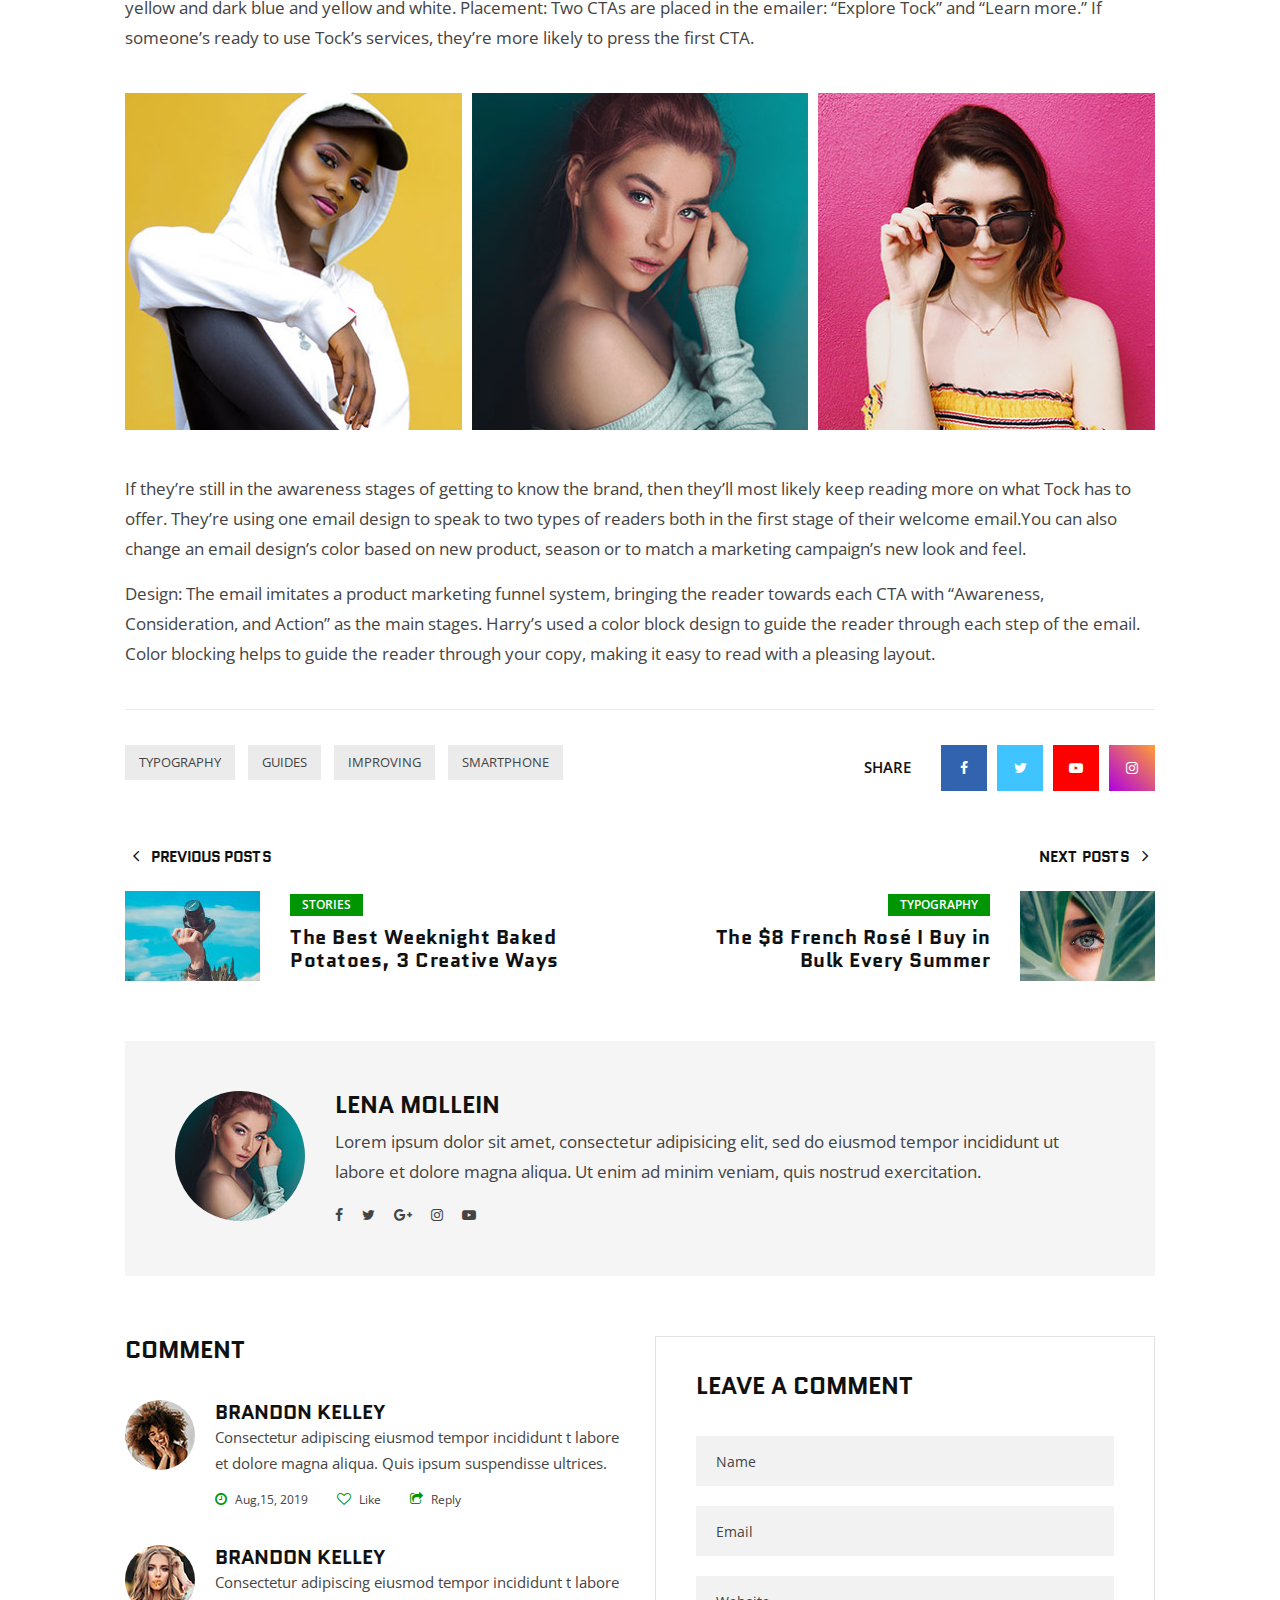
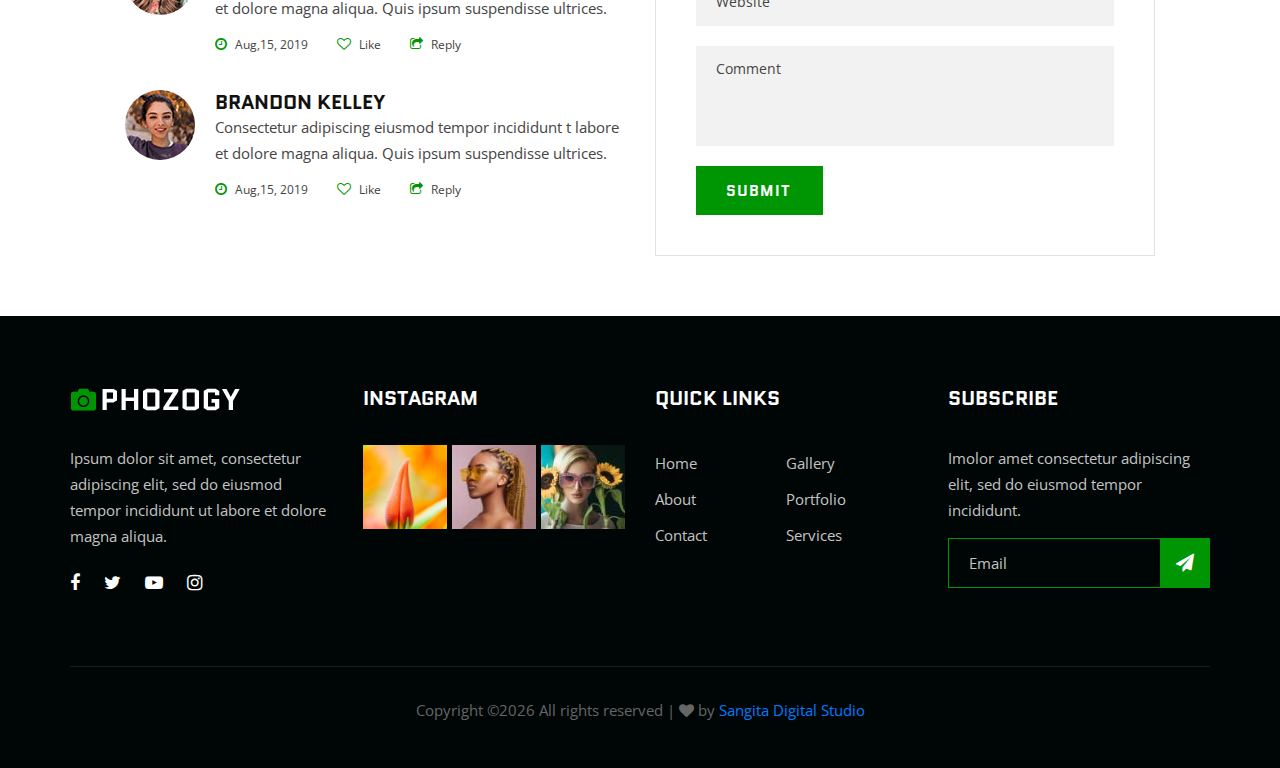
<file: WebContent/jsp/blog-details.html>
<!DOCTYPE html>
<html lang="zxx">

<head>
    <meta charset="UTF-8">
    <meta name="description" content="Phozogy Template">
    <meta name="keywords" content="Phozogy, unica, creative, html">
    <meta name="viewport" content="width=device-width, initial-scale=1.0">
    <meta http-equiv="X-UA-Compatible" content="ie=edge">
    <title>Sangita Digital Studio</title>

    <!-- Google Font -->
    <link href="https://fonts.googleapis.com/css?family=Quantico:400,700&display=swap" rel="stylesheet">
    <link href="https://fonts.googleapis.com/css?family=Open+Sans:400,600,700&display=swap" rel="stylesheet">

    <!-- Css Styles -->
    <link rel="stylesheet" href="css/bootstrap.min.css" type="text/css">
    <link rel="stylesheet" href="css/font-awesome.min.css" type="text/css">
    <link rel="stylesheet" href="css/elegant-icons.css" type="text/css">
    <link rel="stylesheet" href="css/owl.carousel.min.css" type="text/css">
    <link rel="stylesheet" href="css/magnific-popup.css" type="text/css">
    <link rel="stylesheet" href="css/slicknav.min.css" type="text/css">
    <link rel="stylesheet" href="css/style.css" type="text/css">
</head>

<body>
    <!-- Page Preloder -->
    <div id="preloder">
        <div class="loader"></div>
    </div>

    <!-- Header Section Begin -->
    <header class="header-section">
        <div class="container-fluid">
            <div class="row">
                <div class="col-lg-12">
                    <div class="logo">
                        <a href="./index.html">
                            <img src="img/SangitaDigitalStudioLogo1.png" alt="">
                        </a>
                    </div>
                    <nav class="nav-menu mobile-menu">
                        <ul>
                            <li><a href="./index.html">Home</a></li>
                            <li><a href="./about.html">About</a></li>
                            <li><a href="./services.html">Services</a></li>
                            <li><a href="./pricing.html">Pricing</a></li>
                            <li><a href="./portfolio.html">Portfolio</a></li>
                            <li class="active"><a href="./blog.html">Blog</a></li>
                            <li><a href="#">Pages</a>
                                <ul class="dropdown">
                                    <li><a href="./gallery.html">Gallery</a></li>
                                    <li><a href="./portfolio-details.html">Portfolio Details</a></li>
                                    <li><a href="./blog-details.html">Blog Details</a></li>
                                </ul>
                            </li>
                            <li><a href="./contact.html">Contact</a></li>
                        </ul>
                    </nav>
                    <div class="top-search search-switch">
                        <i class="fa fa-search"></i>
                    </div>
                    <div id="mobile-menu-wrap"></div>
                </div>
            </div>
        </div>
    </header>
    <!-- Header End -->

    <!-- Blog Details Section Begin -->
    <div class="blog-hero set-bg" data-setbg="img/blog/details/blog-hero.jpg"></div>
    <section class="blog-details-section spad">
        <div class="container">
            <div class="row">
                <div class="col-lg-12">
                    <div class="blog-details-text">
                        <div class="bd-title">
                            <div class="bt-bread">
                                <a href="./index.html"><i class="fa fa-home"></i> Home</a>
                                <a href="./index.html">Blog</a>
                                <span>5 tips for improving low light smartphone photography</span>
                            </div>
                            <h2>5 tips for improving low light smartphone photography</h2>
                            <ul>
                                <li>by <span>Admin</span></li>
                                <li>Aug,15, 2019</li>
                                <li>20 Comment</li>
                            </ul>
                        </div>
                        <div class="bd-top-text">
                            <p>Around 40% of B2B marketers say email newsletters are one of the key features to their
                                content marketing success. There are tons of statistics that prove just how profitable
                                emails can be for your business. What the numbers don’t show is that there’s a lot of
                                testing and tweaking that goes into the email’s design and layout that allows the sender
                                to get massive rewards.</p>
                            <p>What makes a successful email or email campaign? One of the major elements in the design
                                and layout that draws people in and grows your click-through rate. Today, I’ll be
                                showing you ten examples of winning email design and how to make your own.</p>
                        </div>
                        <div class="bd-quote">
                            <p>Bringing the reader towards each CTA with “Awareness, Consideration, and Action” as the
                                main stages. Harry’s used a color block design to guide the reader through each step of
                                the email. Color blocking helps to guide the reader through your copy, making it easy to
                                read with a pleasing layout.</p>
                        </div>
                        <div class="bd-desc">
                            <p>Design: Contrasting colors like yellow and blue grab the reader’s attention, in this case
                                they also happen to be Tock’s brand colors. At the center of the email is a simple
                                illustration of the city to highlight the hustle and bustle of the life surrounding
                                restaurants. They decided to match the color of their button or designs to their brand’s
                                colors, with the help of a contrasting background color for yellow and dark blue and
                                yellow and white. Placement: Two CTAs are placed in the emailer: “Explore Tock” and
                                “Learn more.” If someone’s ready to use Tock’s services, they’re more likely to press
                                the first CTA.</p>
                        </div>
                        <div class="bd-pics">
                            <img src="img/blog/details/bd-1.jpg" alt="">
                            <img src="img/blog/details/bd-2.jpg" alt="">
                            <img src="img/blog/details/bd-3.jpg" alt="">
                        </div>
                        <div class="bd-last-desc">
                            <p>If they’re still in the awareness stages of getting to know the brand, then they’ll most
                                likely keep reading more on what Tock has to offer. They’re using one email design to
                                speak to two types of readers both in the first stage of their welcome email.You can
                                also change an email design’s color based on new product, season or to match a marketing
                                campaign’s new look and feel.</p>
                            <p>Design: The email imitates a product marketing funnel system, bringing the reader towards
                                each CTA with “Awareness, Consideration, and Action” as the main stages. Harry’s used a
                                color block design to guide the reader through each step of the email. Color blocking
                                helps to guide the reader through your copy, making it easy to read with a pleasing
                                layout.</p>
                        </div>
                        <div class="bd-tag-share">
                            <div class="tags">
                                <a href="#">Typography</a>
                                <a href="#">Guides</a>
                                <a href="#">Improving</a>
                                <a href="#">Smartphone</a>
                            </div>
                            <div class="share">
                                <span>Share</span>
                                <a href="#" class="facebook"><i class="fa fa-facebook"></i></a>
                                <a href="#" class="twitter"><i class="fa fa-twitter"></i></a>
                                <a href="#" class="youtube"><i class="fa fa-youtube-play"></i></a>
                                <a href="#" class="instagram"><i class="fa fa-instagram"></i></a>
                            </div>
                        </div>
                        <div class="bd-related-post">
                            <div class="row">
                                <div class="col-lg-6">
                                    <a href="#" class="post-item prev-item">
                                        <h6><span class="arrow_carrot-left"></span> Previous posts</h6>
                                        <div class="pi-pic">
                                            <img src="img/blog/details/prev.jpg" alt="">
                                        </div>
                                        <div class="pi-text">
                                            <div class="label">Stories</div>
                                            <h5>The Best Weeknight Baked<br /> Potatoes, 3 Creative Ways</h5>
                                        </div>
                                    </a>
                                </div>
                                <div class="col-lg-6">
                                    <a href="#" class="post-item next-item">
                                        <h6>Next posts <span class="arrow_carrot-right"></span></h6>
                                        <div class="pi-pic">
                                            <img src="img/blog/details/next.jpg" alt="">
                                        </div>
                                        <div class="pi-text">
                                            <div class="label">Typography</div>
                                            <h5>The $8 French Rosé I Buy in<br /> Bulk Every Summer</h5>
                                        </div>
                                    </a>
                                </div>
                            </div>
                        </div>
                        <div class="bd-author">
                            <div class="avatar-pic">
                                <img src="img/blog/details/post-author.jpg" alt="">
                            </div>
                            <div class="avatar-text">
                                <h4>Lena Mollein</h4>
                                <p>Lorem ipsum dolor sit amet, consectetur adipisicing elit, sed do eiusmod tempor
                                    incididunt ut labore et dolore magna aliqua. Ut enim ad minim veniam, quis nostrud
                                    exercitation.</p>
                                <div class="at-social">
                                    <a href="#"><i class="fa fa-facebook"></i></a>
                                    <a href="#"><i class="fa fa-twitter"></i></a>
                                    <a href="#"><i class="fa fa-google-plus"></i></a>
                                    <a href="#"><i class="fa fa-instagram"></i></a>
                                    <a href="#"><i class="fa fa-youtube-play"></i></a>
                                </div>
                            </div>
                        </div>
                        <div class="bd-comment-form">
                            <div class="row">
                                <div class="col-lg-6">
                                    <h4>Comment</h4>
                                    <div class="comment-item">
                                        <div class="ci-pic">
                                            <img src="img/blog/details/comment/comment-1.jpg" alt="">
                                        </div>
                                        <div class="ci-text">
                                            <h5>Brandon Kelley</h5>
                                            <p>Consectetur adipiscing eiusmod tempor incididunt t labore et dolore magna
                                                aliqua. Quis ipsum suspendisse ultrices.</p>
                                            <ul>
                                                <li><i class="fa fa-clock-o"></i> Aug,15, 2019</li>
                                                <li><i class="fa fa-heart-o"></i> Like</li>
                                                <li><i class="fa fa-share-square-o"></i> Reply</li>
                                            </ul>
                                        </div>
                                    </div>
                                    <div class="comment-item">
                                        <div class="ci-pic">
                                            <img src="img/blog/details/comment/comment-2.jpg" alt="">
                                        </div>
                                        <div class="ci-text">
                                            <h5>Brandon Kelley</h5>
                                            <p>Consectetur adipiscing eiusmod tempor incididunt t labore et dolore magna
                                                aliqua. Quis ipsum suspendisse ultrices.</p>
                                            <ul>
                                                <li><i class="fa fa-clock-o"></i> Aug,15, 2019</li>
                                                <li><i class="fa fa-heart-o"></i> Like</li>
                                                <li><i class="fa fa-share-square-o"></i> Reply</li>
                                            </ul>
                                        </div>
                                    </div>
                                    <div class="comment-item">
                                        <div class="ci-pic">
                                            <img src="img/blog/details/comment/comment-3.jpg" alt="">
                                        </div>
                                        <div class="ci-text">
                                            <h5>Brandon Kelley</h5>
                                            <p>Consectetur adipiscing eiusmod tempor incididunt t labore et dolore magna
                                                aliqua. Quis ipsum suspendisse ultrices.</p>
                                            <ul>
                                                <li><i class="fa fa-clock-o"></i> Aug,15, 2019</li>
                                                <li><i class="fa fa-heart-o"></i> Like</li>
                                                <li><i class="fa fa-share-square-o"></i> Reply</li>
                                            </ul>
                                        </div>
                                    </div>
                                </div>
                                <div class="col-lg-6">
                                    <div class="leave-form">
                                        <h4>Leave a comment</h4>
                                        <form action="#">
                                            <input type="text" placeholder="Name">
                                            <input type="text" placeholder="Email">
                                            <input type="text" placeholder="Website">
                                            <textarea placeholder="Comment"></textarea>
                                            <button type="submit" class="site-btn">Submit</button>
                                        </form>
                                    </div>
                                </div>
                            </div>
                        </div>
                    </div>
                </div>
            </div>
        </div>
    </section>
    <!-- Blog Details Section End -->

    <!-- Footer Section Begin -->
    <footer class="footer-section">
        <div class="container">
            <div class="row">
                <div class="col-lg-3 col-md-6 col-sm-6">
                    <div class="fs-about">
                        <div class="fa-logo">
                            <a href="#">
                                <img src="img/f-logo.png" alt="">
                            </a>
                        </div>
                        <p>Ipsum dolor sit amet, consectetur adipiscing elit, sed do eiusmod tempor incididunt ut labore
                            et dolore magna aliqua.</p>
                        <div class="fa-social">
                            <a href="#"><i class="fa fa-facebook"></i></a>
                            <a href="#"><i class="fa fa-twitter"></i></a>
                            <a href="#"><i class="fa fa-youtube-play"></i></a>
                            <a href="#"><i class="fa fa-instagram"></i></a>
                        </div>
                    </div>
                </div>
                <div class="col-lg-3 col-md-6 col-sm-6">
                    <div class="fs-widget">
                        <h5>Instagram</h5>
                        <div class="fw-instagram">
                            <img src="img/instagram/insta-1.jpg" alt="">
                            <img src="img/instagram/insta-2.jpg" alt="">
                            <img src="img/instagram/insta-3.jpg" alt="">
                        </div>
                    </div>
                </div>
                <div class="col-lg-3 col-md-6 col-sm-6">
                    <div class="fs-widget">
                        <h5>Quick links</h5>
                        <ul>
                            <li><a href="#">Home</a></li>
                            <li><a href="#">About</a></li>
                            <li><a href="#">Contact</a></li>
                        </ul>
                        <ul>
                            <li><a href="#">Gallery</a></li>
                            <li><a href="#">Portfolio</a></li>
                            <li><a href="#">Services</a></li>
                        </ul>
                    </div>
                </div>
                <div class="col-lg-3 col-md-6 col-sm-6">
                    <div class="fs-widget">
                        <h5>Subscribe</h5>
                        <p>Imolor amet consectetur adipiscing elit, sed do eiusmod tempor incididunt.</p>
                        <div class="fw-subscribe">
                            <form action="#">
                                <input type="text" placeholder="Email">
                                <button type="submit"><i class="fa fa-send"></i></button>
                            </form>
                        </div>
                    </div>
                </div>
                <div class="col-lg-12">
                    <div class="copyright-text">
                        <p><!-- Link back to Colorlib can't be removed. Template is licensed under CC BY 3.0. -->
  Copyright &copy;<script>document.write(new Date().getFullYear());</script> All rights reserved |  <i class="fa fa-heart" aria-hidden="true"></i> by <a href="#" target="_blank">Sangita Digital Studio</a>
  <!-- Link back to Colorlib can't be removed. Template is licensed under CC BY 3.0. --></p>
                    </div>
                </div>
            </div>
        </div>
    </footer>
    <!-- Footer Section End -->

    <!-- Search model Begin -->
    <div class="search-model">
        <div class="h-100 d-flex align-items-center justify-content-center">
            <div class="search-close-switch">+</div>
            <form class="search-model-form">
                <input type="text" id="search-input" placeholder="Search here.....">
            </form>
        </div>
    </div>
    <!-- Search model end -->

    <!-- Js Plugins -->
    <script src="js/jquery-3.3.1.min.js"></script>
    <script src="js/bootstrap.min.js"></script>
    <script src="js/jquery.magnific-popup.min.js"></script>
    <script src="js/isotope.pkgd.min.js"></script>
    <script src="js/masonry.pkgd.min.js"></script>
    <script src="js/jquery.slicknav.js"></script>
    <script src="js/owl.carousel.min.js"></script>
    <script src="js/main.js"></script>
</body>

</html>
</file>
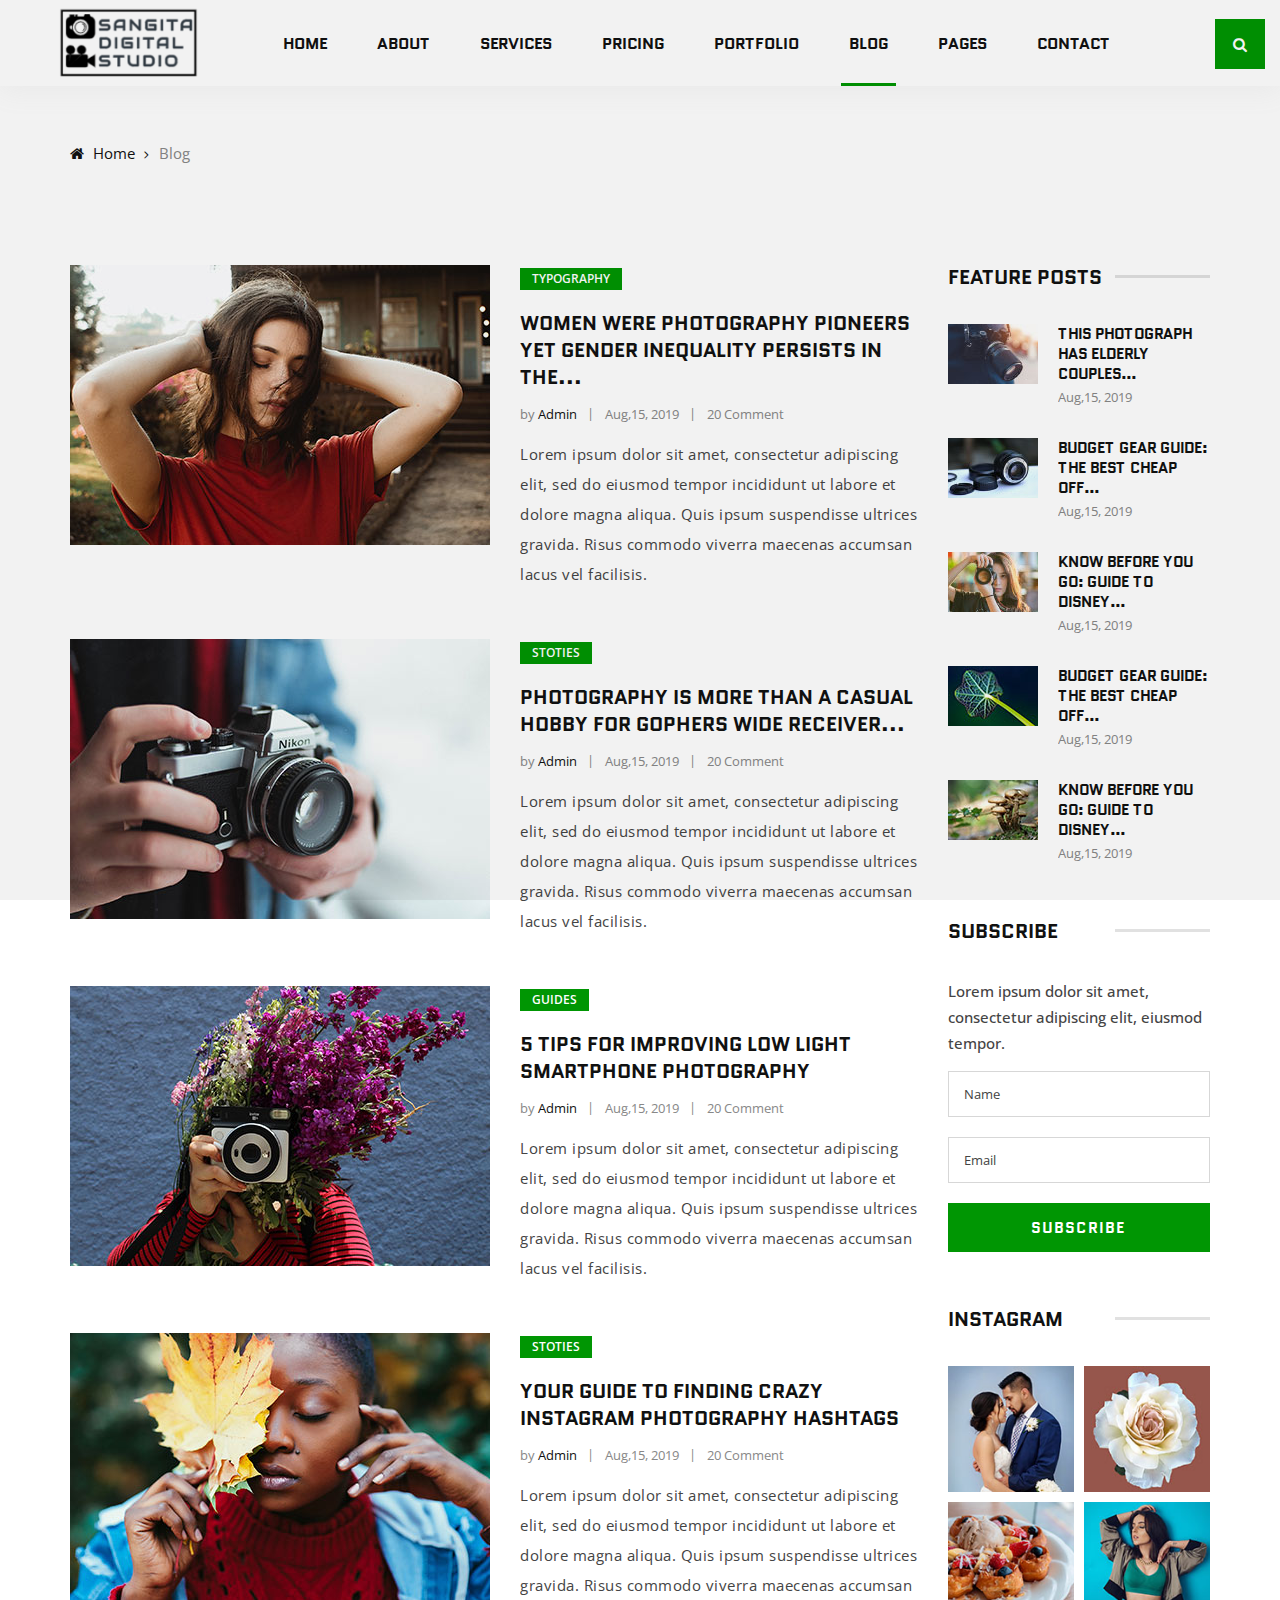
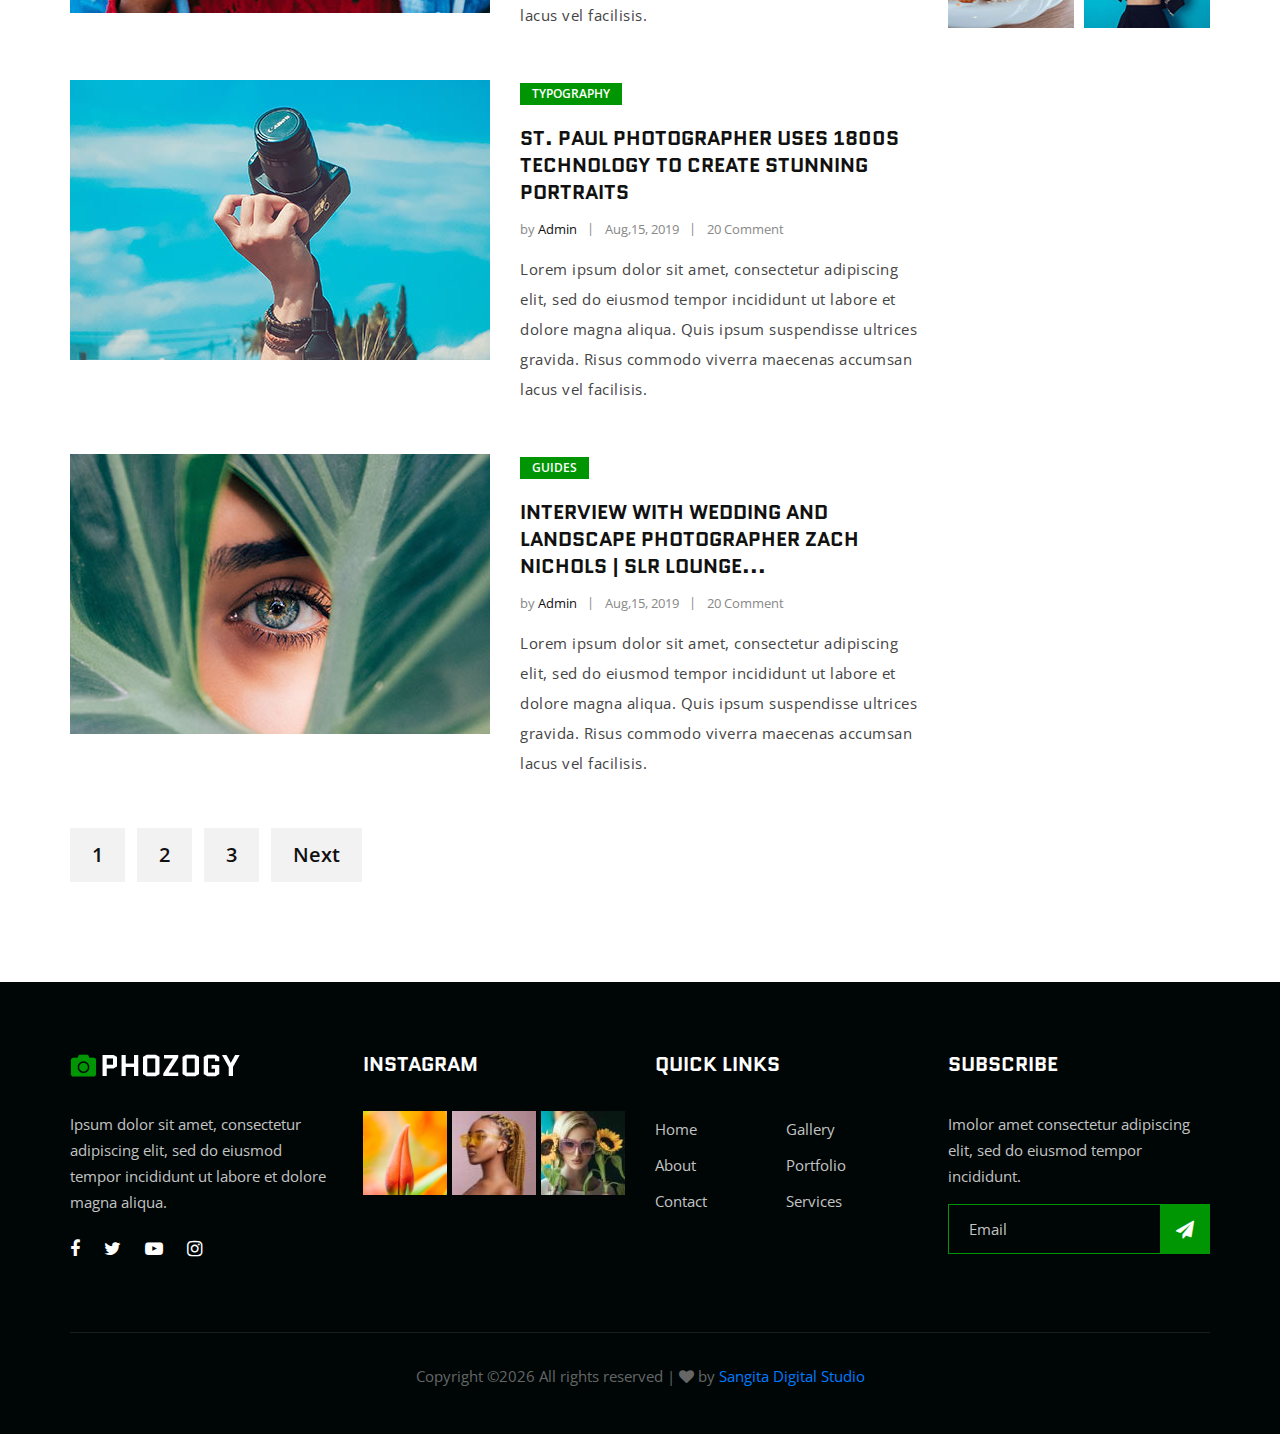
<file: WebContent/jsp/blog.html>
<!DOCTYPE html>
<html lang="zxx">

<head>
    <meta charset="UTF-8">
    <meta name="description" content="Phozogy Template">
    <meta name="keywords" content="Phozogy, unica, creative, html">
    <meta name="viewport" content="width=device-width, initial-scale=1.0">
    <meta http-equiv="X-UA-Compatible" content="ie=edge">
    <title>Sangita Digital Studio</title>

    <!-- Google Font -->
    <link href="https://fonts.googleapis.com/css?family=Quantico:400,700&display=swap" rel="stylesheet">
    <link href="https://fonts.googleapis.com/css?family=Open+Sans:400,600,700&display=swap" rel="stylesheet">

    <!-- Css Styles -->
    <link rel="stylesheet" href="css/bootstrap.min.css" type="text/css">
    <link rel="stylesheet" href="css/font-awesome.min.css" type="text/css">
    <link rel="stylesheet" href="css/elegant-icons.css" type="text/css">
    <link rel="stylesheet" href="css/owl.carousel.min.css" type="text/css">
    <link rel="stylesheet" href="css/magnific-popup.css" type="text/css">
    <link rel="stylesheet" href="css/slicknav.min.css" type="text/css">
    <link rel="stylesheet" href="css/style.css" type="text/css">
</head>

<body>
    <!-- Page Preloder -->
    <div id="preloder">
        <div class="loader"></div>
    </div>

    <!-- Header Section Begin -->
    <header class="header-section header-normal">
        <div class="container-fluid">
            <div class="row">
                <div class="col-lg-12">
                    <div class="logo">
                        <a href="./index.html">
                            <img src="img/SangitaDigitalStudioLogo1.png" alt="">
                        </a>
                    </div>
                    <nav class="nav-menu mobile-menu">
                        <ul>
                            <li><a href="./index.html">Home</a></li>
                            <li><a href="./about.html">About</a></li>
                            <li><a href="./services.html">Services</a></li>
                            <li><a href="./pricing.html">Pricing</a></li>
                            <li><a href="./portfolio.html">Portfolio</a></li>
                            <li class="active"><a href="./blog.html">Blog</a></li>
                            <li><a href="#">Pages</a>
                                <ul class="dropdown">
                                    <li><a href="./gallery.html">Gallery</a></li>
                                    <li><a href="./portfolio-details.html">Portfolio Details</a></li>
                                    <li><a href="./blog-details.html">Blog Details</a></li>
                                </ul>
                            </li>
                            <li><a href="./contact.html">Contact</a></li>
                        </ul>
                    </nav>
                    <div class="top-search search-switch">
                        <i class="fa fa-search"></i>
                    </div>
                    <div id="mobile-menu-wrap"></div>
                </div>
            </div>
        </div>
    </header>
    <!-- Header End -->

    <!-- Breadcrumb Begin -->
    <div class="breadcrumb-option spad">
        <div class="container">
            <div class="row">
                <div class="col-lg-12">
                    <div class="bo-links">
                        <a href="./index.html"><i class="fa fa-home"></i> Home</a>
                        <span>Blog</span>
                    </div>
                </div>
            </div>
        </div>
    </div>
    <!-- Breadcrumb End -->

    <!-- Blog Section Begin -->
    <section class="blog-section spad">
        <div class="container">
            <div class="row">
                <div class="col-lg-9">
                    <div class="blog-item">
                        <div class="bi-pic">
                            <img src="img/blog/blog-1.jpg" alt="">
                        </div>
                        <div class="bi-text">
                            <div class="label">Typography</div>
                            <h5><a href="./blog-details.html">Women were photography pioneers yet gender inequality persists in the...</a>
                            </h5>
                            <ul>
                                <li>by <span>Admin</span></li>
                                <li>Aug,15, 2019</li>
                                <li>20 Comment</li>
                            </ul>
                            <p>Lorem ipsum dolor sit amet, consectetur adipiscing elit, sed do eiusmod tempor incididunt
                                ut labore et dolore magna aliqua. Quis ipsum suspendisse ultrices gravida. Risus commodo
                                viverra maecenas accumsan lacus vel facilisis. </p>
                        </div>
                    </div>
                    <div class="blog-item">
                        <div class="bi-pic">
                            <img src="img/blog/blog-2.jpg" alt="">
                        </div>
                        <div class="bi-text">
                            <div class="label">Stoties</div>
                            <h5><a href="./blog-details.html">Photography is more than a casual hobby for Gophers wide receiver...</a>
                            </h5>
                            <ul>
                                <li>by <span>Admin</span></li>
                                <li>Aug,15, 2019</li>
                                <li>20 Comment</li>
                            </ul>
                            <p>Lorem ipsum dolor sit amet, consectetur adipiscing elit, sed do eiusmod tempor incididunt
                                ut labore et dolore magna aliqua. Quis ipsum suspendisse ultrices gravida. Risus commodo
                                viverra maecenas accumsan lacus vel facilisis. </p>
                        </div>
                    </div>
                    <div class="blog-item">
                        <div class="bi-pic">
                            <img src="img/blog/blog-3.jpg" alt="">
                        </div>
                        <div class="bi-text">
                            <div class="label">Guides</div>
                            <h5><a href="./blog-details.html">5 tips for improving low light smartphone photography</a></h5>
                            <ul>
                                <li>by <span>Admin</span></li>
                                <li>Aug,15, 2019</li>
                                <li>20 Comment</li>
                            </ul>
                            <p>Lorem ipsum dolor sit amet, consectetur adipiscing elit, sed do eiusmod tempor incididunt
                                ut labore et dolore magna aliqua. Quis ipsum suspendisse ultrices gravida. Risus commodo
                                viverra maecenas accumsan lacus vel facilisis. </p>
                        </div>
                    </div>
                    <div class="blog-item">
                        <div class="bi-pic">
                            <img src="img/blog/blog-4.jpg" alt="">
                        </div>
                        <div class="bi-text">
                            <div class="label">Stoties</div>
                            <h5><a href="./blog-details.html">Your Guide to Finding Crazy Instagram Photography Hashtags</a></h5>
                            <ul>
                                <li>by <span>Admin</span></li>
                                <li>Aug,15, 2019</li>
                                <li>20 Comment</li>
                            </ul>
                            <p>Lorem ipsum dolor sit amet, consectetur adipiscing elit, sed do eiusmod tempor incididunt
                                ut labore et dolore magna aliqua. Quis ipsum suspendisse ultrices gravida. Risus commodo
                                viverra maecenas accumsan lacus vel facilisis. </p>
                        </div>
                    </div>
                    <div class="blog-item">
                        <div class="bi-pic">
                            <img src="img/blog/blog-5.jpg" alt="">
                        </div>
                        <div class="bi-text">
                            <div class="label">Typography</div>
                            <h5><a href="./blog-details.html">St. Paul photographer uses 1800s technology to create stunning portraits</a>
                            </h5>
                            <ul>
                                <li>by <span>Admin</span></li>
                                <li>Aug,15, 2019</li>
                                <li>20 Comment</li>
                            </ul>
                            <p>Lorem ipsum dolor sit amet, consectetur adipiscing elit, sed do eiusmod tempor incididunt
                                ut labore et dolore magna aliqua. Quis ipsum suspendisse ultrices gravida. Risus commodo
                                viverra maecenas accumsan lacus vel facilisis. </p>
                        </div>
                    </div>
                    <div class="blog-item">
                        <div class="bi-pic">
                            <img src="img/blog/blog-6.jpg" alt="">
                        </div>
                        <div class="bi-text">
                            <div class="label">Guides</div>
                            <h5><a href="./blog-details.html">Interview With Wedding And Landscape Photographer Zach Nichols | SLR
                                    Lounge...</a></h5>
                            <ul>
                                <li>by <span>Admin</span></li>
                                <li>Aug,15, 2019</li>
                                <li>20 Comment</li>
                            </ul>
                            <p>Lorem ipsum dolor sit amet, consectetur adipiscing elit, sed do eiusmod tempor incididunt
                                ut labore et dolore magna aliqua. Quis ipsum suspendisse ultrices gravida. Risus commodo
                                viverra maecenas accumsan lacus vel facilisis. </p>
                        </div>
                    </div>
                    <div class="blog-pagination">
                        <a href="#">1</a>
                        <a href="#">2</a>
                        <a href="#">3</a>
                        <a href="#">Next</a>
                    </div>
                </div>
                <div class="col-lg-3">
                    <div class="blog-sidebar">
                        <div class="bs-item s-mb">
                            <h5>Feature posts</h5>
                            <div class="bi-feature-post">
                                <a href="#" class="fp-item">
                                    <div class="fp-pic">
                                        <img src="img/blog/fp-1.jpg" alt="">
                                    </div>
                                    <div class="fp-text">
                                        <h6>This Photograph Has Elderly Couples...</h6>
                                        <span>Aug,15, 2019</span>
                                    </div>
                                </a>
                                <a href="#" class="fp-item">
                                    <div class="fp-pic">
                                        <img src="img/blog/fp-2.jpg" alt="">
                                    </div>
                                    <div class="fp-text">
                                        <h6>Budget Gear Guide: The Best Cheap Off...</h6>
                                        <span>Aug,15, 2019</span>
                                    </div>
                                </a>
                                <a href="#" class="fp-item">
                                    <div class="fp-pic">
                                        <img src="img/blog/fp-3.jpg" alt="">
                                    </div>
                                    <div class="fp-text">
                                        <h6>Know Before You Go: Guide to Disney...</h6>
                                        <span>Aug,15, 2019</span>
                                    </div>
                                </a>
                                <a href="#" class="fp-item">
                                    <div class="fp-pic">
                                        <img src="img/blog/fp-4.jpg" alt="">
                                    </div>
                                    <div class="fp-text">
                                        <h6>Budget Gear Guide: The Best Cheap Off...</h6>
                                        <span>Aug,15, 2019</span>
                                    </div>
                                </a>
                                <a href="#" class="fp-item">
                                    <div class="fp-pic">
                                        <img src="img/blog/fp-5.jpg" alt="">
                                    </div>
                                    <div class="fp-text">
                                        <h6>Know Before You Go: Guide to Disney...</h6>
                                        <span>Aug,15, 2019</span>
                                    </div>
                                </a>
                            </div>
                        </div>
                        <div class="bs-item s-mb">
                            <h5>Subscribe</h5>
                            <p>Lorem ipsum dolor sit amet, consectetur adipiscing elit, eiusmod tempor.</p>
                            <div class="bi-subscribe">
                                <form action="#">
                                    <input type="text" placeholder="Name">
                                    <input type="text" placeholder="Email">
                                    <button type="submit" class="site-btn">Subscribe</button>
                                </form>
                            </div>
                        </div>
                        <div class="bs-item">
                            <h5>Instagram</h5>
                            <div class="bi-insta">
                                <img src="img/blog/insta-1.jpg" alt="">
                                <img src="img/blog/insta-2.jpg" alt="">
                                <img src="img/blog/insta-3.jpg" alt="">
                                <img src="img/blog/insta-4.jpg" alt="">
                            </div>
                        </div>
                    </div>
                </div>
            </div>
        </div>
    </section>
    <!-- Blog Section End -->

    <!-- Footer Section Begin -->
    <footer class="footer-section">
        <div class="container">
            <div class="row">
                <div class="col-lg-3 col-md-6 col-sm-6">
                    <div class="fs-about">
                        <div class="fa-logo">
                            <a href="#">
                                <img src="img/f-logo.png" alt="">
                            </a>
                        </div>
                        <p>Ipsum dolor sit amet, consectetur adipiscing elit, sed do eiusmod tempor incididunt ut labore
                            et dolore magna aliqua.</p>
                        <div class="fa-social">
                            <a href="#"><i class="fa fa-facebook"></i></a>
                            <a href="#"><i class="fa fa-twitter"></i></a>
                            <a href="#"><i class="fa fa-youtube-play"></i></a>
                            <a href="#"><i class="fa fa-instagram"></i></a>
                        </div>
                    </div>
                </div>
                <div class="col-lg-3 col-md-6 col-sm-6">
                    <div class="fs-widget">
                        <h5>Instagram</h5>
                        <div class="fw-instagram">
                            <img src="img/instagram/insta-1.jpg" alt="">
                            <img src="img/instagram/insta-2.jpg" alt="">
                            <img src="img/instagram/insta-3.jpg" alt="">
                        </div>
                    </div>
                </div>
                <div class="col-lg-3 col-md-6 col-sm-6">
                    <div class="fs-widget">
                        <h5>Quick links</h5>
                        <ul>
                            <li><a href="#">Home</a></li>
                            <li><a href="#">About</a></li>
                            <li><a href="#">Contact</a></li>
                        </ul>
                        <ul>
                            <li><a href="#">Gallery</a></li>
                            <li><a href="#">Portfolio</a></li>
                            <li><a href="#">Services</a></li>
                        </ul>
                    </div>
                </div>
                <div class="col-lg-3 col-md-6 col-sm-6">
                    <div class="fs-widget">
                        <h5>Subscribe</h5>
                        <p>Imolor amet consectetur adipiscing elit, sed do eiusmod tempor incididunt.</p>
                        <div class="fw-subscribe">
                            <form action="#">
                                <input type="text" placeholder="Email">
                                <button type="submit"><i class="fa fa-send"></i></button>
                            </form>
                        </div>
                    </div>
                </div>
                <div class="col-lg-12">
                    <div class="copyright-text">
                        <p><!-- Link back to Colorlib can't be removed. Template is licensed under CC BY 3.0. -->
  Copyright &copy;<script>document.write(new Date().getFullYear());</script> All rights reserved |  <i class="fa fa-heart" aria-hidden="true"></i> by <a href="#" target="_blank">Sangita Digital Studio</a>
  <!-- Link back to Colorlib can't be removed. Template is licensed under CC BY 3.0. --></p>
                    </div>
                </div>
            </div>
        </div>
    </footer>
    <!-- Footer Section End -->

    <!-- Search model Begin -->
    <div class="search-model">
        <div class="h-100 d-flex align-items-center justify-content-center">
            <div class="search-close-switch">+</div>
            <form class="search-model-form">
                <input type="text" id="search-input" placeholder="Search here.....">
            </form>
        </div>
    </div>
    <!-- Search model end -->

    <!-- Js Plugins -->
    <script src="js/jquery-3.3.1.min.js"></script>
    <script src="js/bootstrap.min.js"></script>
    <script src="js/jquery.magnific-popup.min.js"></script>
    <script src="js/isotope.pkgd.min.js"></script>
    <script src="js/masonry.pkgd.min.js"></script>
    <script src="js/jquery.slicknav.js"></script>
    <script src="js/owl.carousel.min.js"></script>
    <script src="js/main.js"></script>
</body>

</html>
</file>
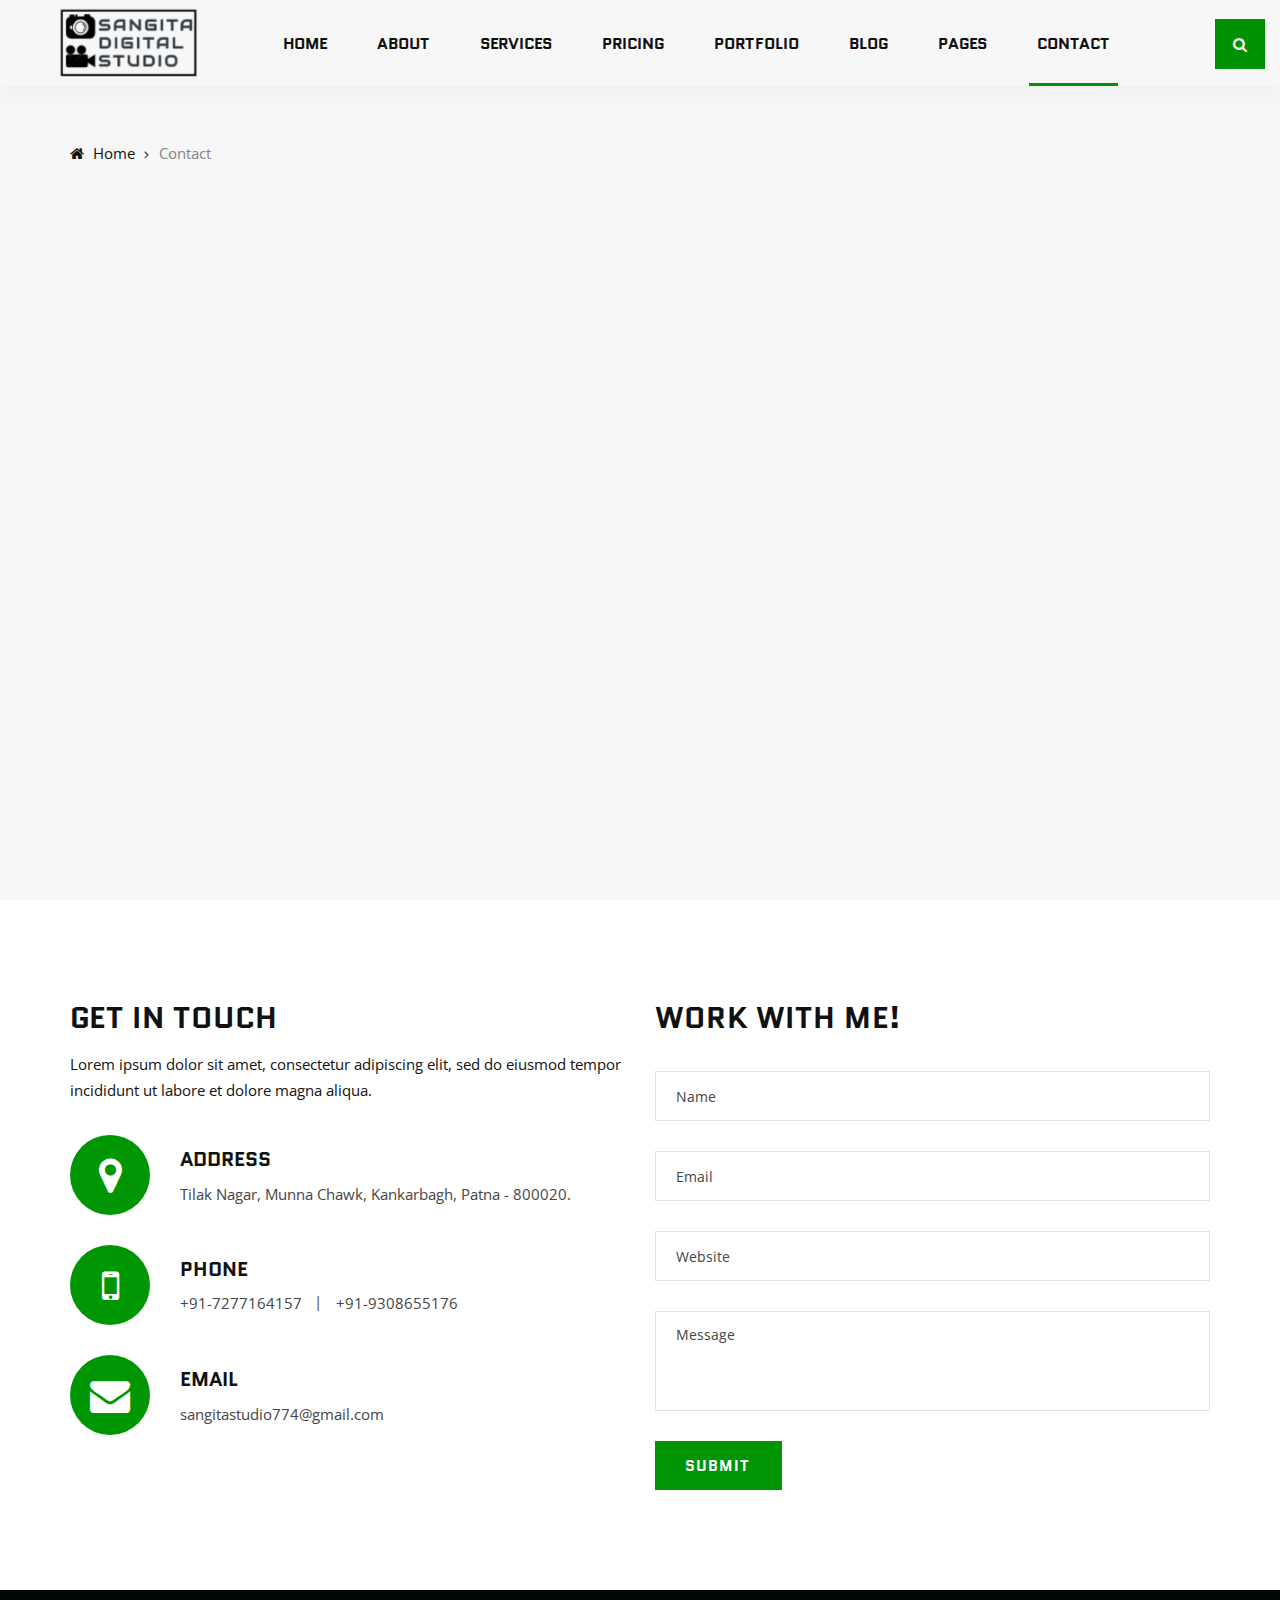
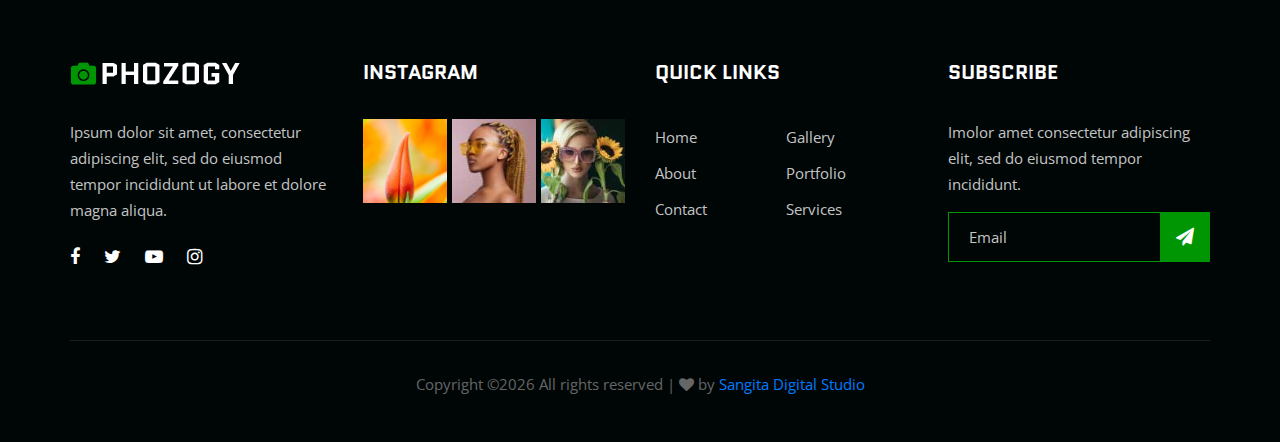
<file: WebContent/jsp/contact.html>
<!DOCTYPE html>
<html lang="zxx">

<head>
    <meta charset="UTF-8">
    <meta name="description" content="Phozogy Template">
    <meta name="keywords" content="Phozogy, unica, creative, html">
    <meta name="viewport" content="width=device-width, initial-scale=1.0">
    <meta http-equiv="X-UA-Compatible" content="ie=edge">
    <title>Sangita Digital Studio</title>

    <!-- Google Font -->
    <link href="https://fonts.googleapis.com/css?family=Quantico:400,700&display=swap" rel="stylesheet">
    <link href="https://fonts.googleapis.com/css?family=Open+Sans:400,600,700&display=swap" rel="stylesheet">

    <!-- Css Styles -->
    <link rel="stylesheet" href="css/bootstrap.min.css" type="text/css">
    <link rel="stylesheet" href="css/font-awesome.min.css" type="text/css">
    <link rel="stylesheet" href="css/elegant-icons.css" type="text/css">
    <link rel="stylesheet" href="css/owl.carousel.min.css" type="text/css">
    <link rel="stylesheet" href="css/magnific-popup.css" type="text/css">
    <link rel="stylesheet" href="css/slicknav.min.css" type="text/css">
    <link rel="stylesheet" href="css/style.css" type="text/css">
</head>

<body>
    <!-- Page Preloder -->
    <div id="preloder">
        <div class="loader"></div>
    </div>

    <!-- Header Section Begin -->
    <header class="header-section header-normal">
        <div class="container-fluid">
            <div class="row">
                <div class="col-lg-12">
                    <div class="logo">
                        <a href="./index.html">
                            <img src="img/SangitaDigitalStudioLogo1.png" alt="">
                        </a>
                    </div>
                    <nav class="nav-menu mobile-menu">
                        <ul>
                            <li><a href="./index.html">Home</a></li>
                            <li><a href="./about.html">About</a></li>
                            <li><a href="./services.html">Services</a></li>
                            <li><a href="./pricing.html">Pricing</a></li>
                            <li><a href="./portfolio.html">Portfolio</a></li>
                            <li><a href="./blog.html">Blog</a></li>
                            <li><a href="#">Pages</a>
                                <ul class="dropdown">
                                    <li><a href="./gallery.html">Gallery</a></li>
                                    <li><a href="./portfolio-details.html">Portfolio Details</a></li>
                                    <li><a href="./blog-details.html">Blog Details</a></li>
                                </ul>
                            </li>
                            <li class="active"><a href="./contact.html">Contact</a></li>
                        </ul>
                    </nav>
                    <div class="top-search search-switch">
                        <i class="fa fa-search"></i>
                    </div>
                    <div id="mobile-menu-wrap"></div>
                </div>
            </div>
        </div>
    </header>
    <!-- Header End -->

    <!-- Breadcrumb Begin -->
    <div class="breadcrumb-option spad">
        <div class="container">
            <div class="row">
                <div class="col-lg-12">
                    <div class="bo-links">
                        <a href="./index.html"><i class="fa fa-home"></i> Home</a>
                        <span>Contact</span>
                    </div>
                </div>
            </div>
        </div>
    </div>
    <!-- Breadcrumb End -->

    <!-- Contact Section Begin -->
    <div class="map">
        <iframe
            src="https://www.google.com/maps/embed?pb=!1m18!1m12!1m3!1d19895.796147709065!2d-0.07089430178187445!3d51.44026184657587!2m3!1f0!2f0!3f0!3m2!1i1024!2i768!4f13.1!3m3!1m2!1s0x487603c1647410e9%3A0x1bb92367ed35de98!2sForest%20Hill%2C%20London%2C%20UK!5e0!3m2!1sen!2sbd!4v1584297571592!5m2!1sen!2sbd"
            height="635" style="border:0;" allowfullscreen="" aria-hidden="false" tabindex="0"></iframe>
    </div>
    <section class="contact-section spad">
        <div class="container">
            <div class="row">
                <div class="col-lg-6 col-md-6">
                    <div class="contact-text">
                        <h3>Get in touch</h3>
                        <p>Lorem ipsum dolor sit amet, consectetur adipiscing elit, sed do eiusmod tempor incididunt ut
                            labore et dolore magna aliqua.</p>
                        <div class="ct-item">
                            <div class="ct-icon">
                                <i class="fa fa-map-marker"></i>
                            </div>
                            <div class="ct-text">
                                <h5>Address</h5>
                                <p>Tilak Nagar, Munna Chawk, Kankarbagh, Patna - 800020.</p>
                            </div>
                        </div>
                        <div class="ct-item">
                            <div class="ct-icon">
                                <i class="fa fa-mobile"></i>
                            </div>
                            <div class="ct-text">
                                <h5>Phone</h5>
                                <ul>
                                    <li>+91-7277164157</li>
                                    <li>+91-9308655176</li>
                                </ul>
                            </div>
                        </div>
                        <div class="ct-item">
                            <div class="ct-icon">
                                <i class="fa fa-envelope"></i>
                            </div>
                            <div class="ct-text">
                                <h5>Email</h5>
                                <p>sangitastudio774@gmail.com</p>
                            </div>
                        </div>
                    </div>
                </div>
                <div class="col-lg-6 col-md-6">
                    <div class="contact-form">
                        <h3>Work with Me!</h3>
                        <form action="#">
                            <input type="text" placeholder="Name">
                            <input type="text" placeholder="Email">
                            <input type="text" placeholder="Website">
                            <textarea placeholder="Message"></textarea>
                            <button type="submit" class="site-btn">Submit</button>
                        </form>
                    </div>
                </div>
            </div>
        </div>
    </section>
    <!-- Contact Section End -->

    <!-- Footer Section Begin -->
    <footer class="footer-section">
        <div class="container">
            <div class="row">
                <div class="col-lg-3 col-md-6 col-sm-6">
                    <div class="fs-about">
                        <div class="fa-logo">
                            <a href="#">
                                <img src="img/f-logo.png" alt="">
                            </a>
                        </div>
                        <p>Ipsum dolor sit amet, consectetur adipiscing elit, sed do eiusmod tempor incididunt ut labore
                            et dolore magna aliqua.</p>
                        <div class="fa-social">
                            <a href="#"><i class="fa fa-facebook"></i></a>
                            <a href="#"><i class="fa fa-twitter"></i></a>
                            <a href="#"><i class="fa fa-youtube-play"></i></a>
                            <a href="#"><i class="fa fa-instagram"></i></a>
                        </div>
                    </div>
                </div>
                <div class="col-lg-3 col-md-6 col-sm-6">
                    <div class="fs-widget">
                        <h5>Instagram</h5>
                        <div class="fw-instagram">
                            <img src="img/instagram/insta-1.jpg" alt="">
                            <img src="img/instagram/insta-2.jpg" alt="">
                            <img src="img/instagram/insta-3.jpg" alt="">
                        </div>
                    </div>
                </div>
                <div class="col-lg-3 col-md-6 col-sm-6">
                    <div class="fs-widget">
                        <h5>Quick links</h5>
                        <ul>
                            <li><a href="#">Home</a></li>
                            <li><a href="#">About</a></li>
                            <li><a href="#">Contact</a></li>
                        </ul>
                        <ul>
                            <li><a href="#">Gallery</a></li>
                            <li><a href="#">Portfolio</a></li>
                            <li><a href="#">Services</a></li>
                        </ul>
                    </div>
                </div>
                <div class="col-lg-3 col-md-6 col-sm-6">
                    <div class="fs-widget">
                        <h5>Subscribe</h5>
                        <p>Imolor amet consectetur adipiscing elit, sed do eiusmod tempor incididunt.</p>
                        <div class="fw-subscribe">
                            <form action="#">
                                <input type="text" placeholder="Email">
                                <button type="submit"><i class="fa fa-send"></i></button>
                            </form>
                        </div>
                    </div>
                </div>
                <div class="col-lg-12">
                    <div class="copyright-text">
                        <p><!-- Link back to Colorlib can't be removed. Template is licensed under CC BY 3.0. -->
  Copyright &copy;<script>document.write(new Date().getFullYear());</script> All rights reserved |  <i class="fa fa-heart" aria-hidden="true"></i> by <a href="#" target="_blank">Sangita Digital Studio</a>
  <!-- Link back to Colorlib can't be removed. Template is licensed under CC BY 3.0. --></p>
                    </div>
                </div>
            </div>
        </div>
    </footer>
    <!-- Footer Section End -->

    <!-- Search model Begin -->
    <div class="search-model">
        <div class="h-100 d-flex align-items-center justify-content-center">
            <div class="search-close-switch">+</div>
            <form class="search-model-form">
                <input type="text" id="search-input" placeholder="Search here.....">
            </form>
        </div>
    </div>
    <!-- Search model end -->

    <!-- Js Plugins -->
    <script src="js/jquery-3.3.1.min.js"></script>
    <script src="js/bootstrap.min.js"></script>
    <script src="js/jquery.magnific-popup.min.js"></script>
    <script src="js/isotope.pkgd.min.js"></script>
    <script src="js/masonry.pkgd.min.js"></script>
    <script src="js/jquery.slicknav.js"></script>
    <script src="js/owl.carousel.min.js"></script>
    <script src="js/main.js"></script>
</body>

</html>
</file>
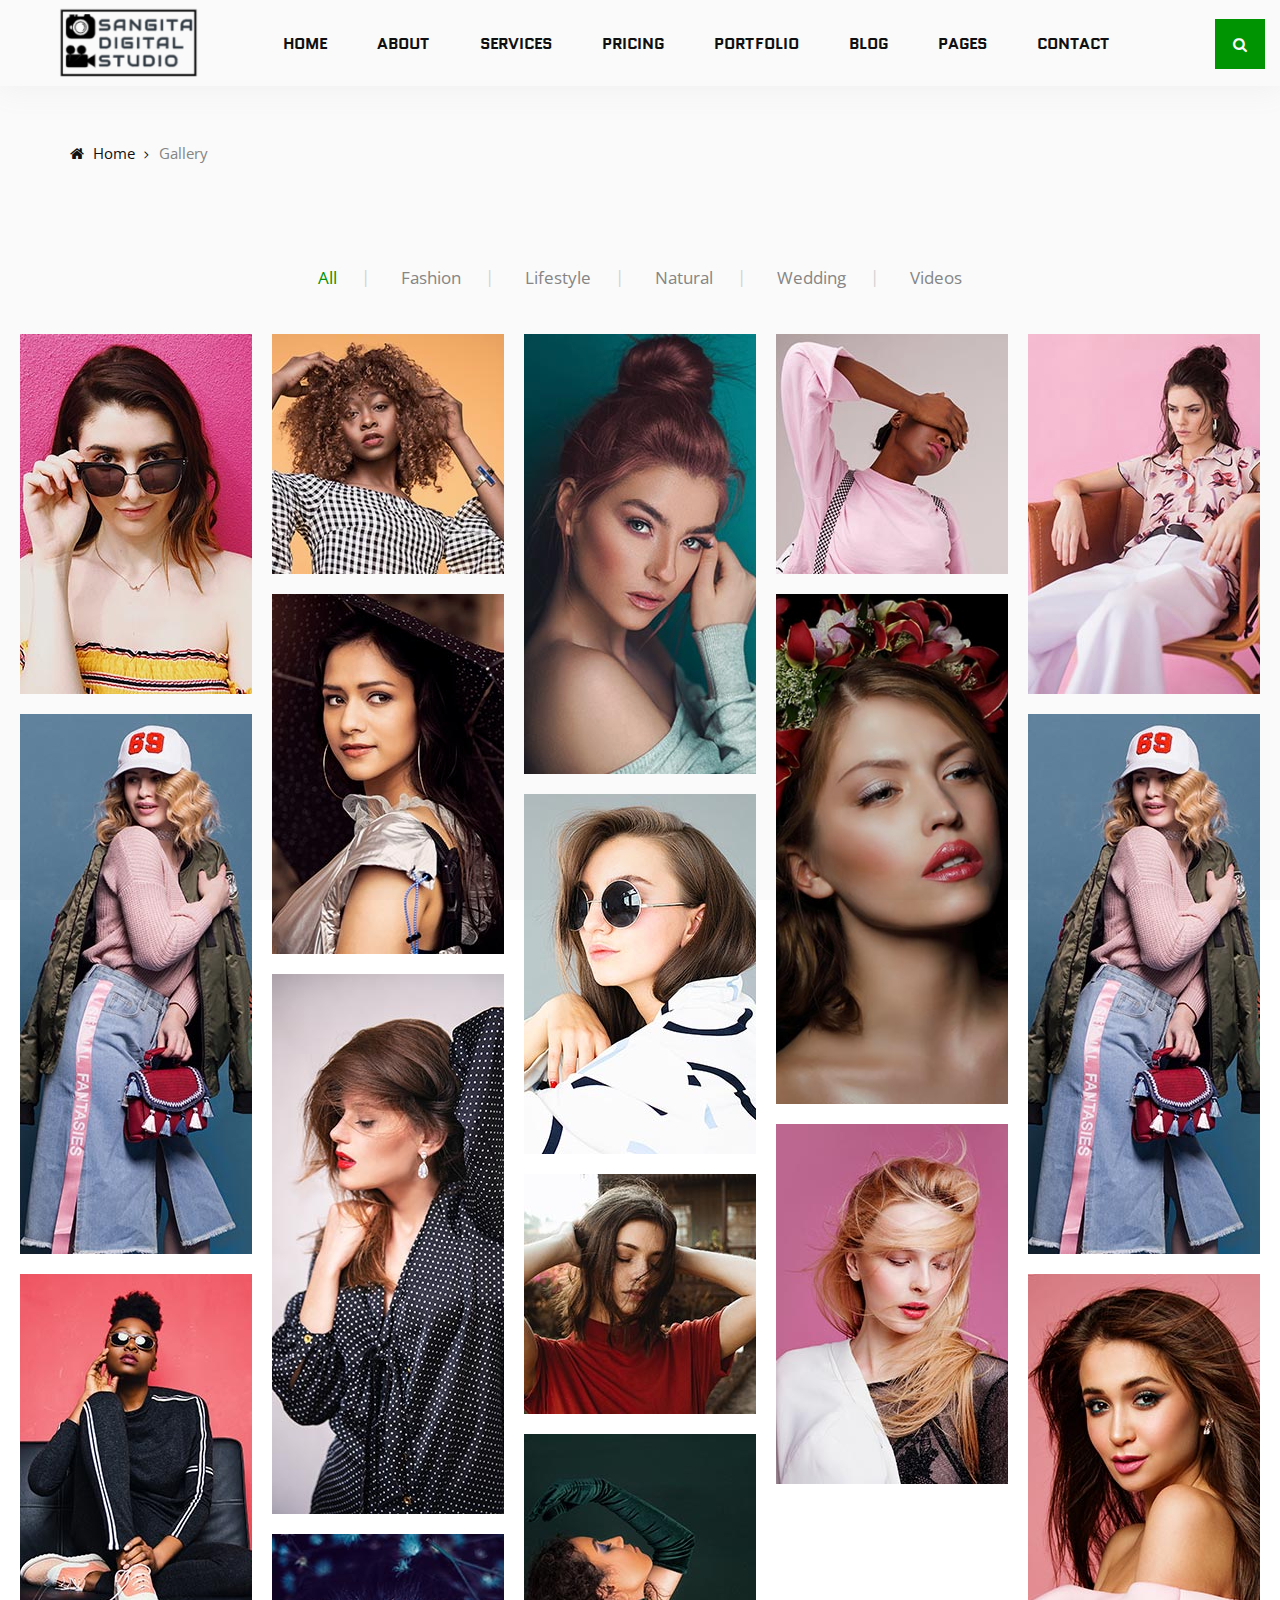
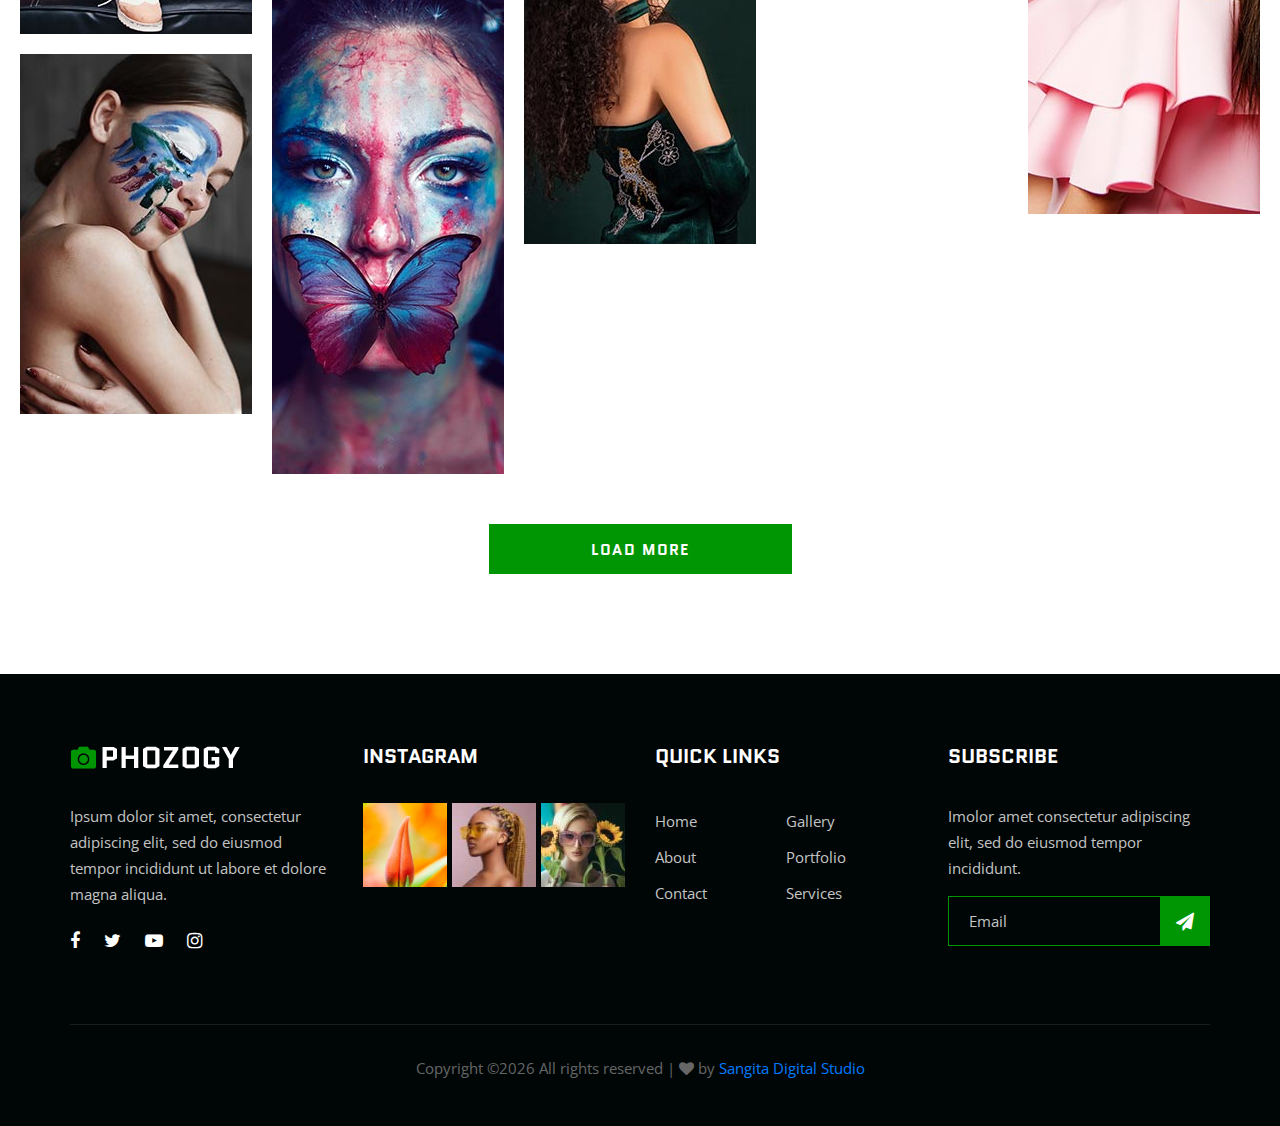
<file: WebContent/jsp/gallery.html>
<!DOCTYPE html>
<html lang="zxx">

<head>
    <meta charset="UTF-8">
    <meta name="description" content="Phozogy Template">
    <meta name="keywords" content="Phozogy, unica, creative, html">
    <meta name="viewport" content="width=device-width, initial-scale=1.0">
    <meta http-equiv="X-UA-Compatible" content="ie=edge">
    <title>Sangita Digital Studio</title>

    <!-- Google Font -->
    <link href="https://fonts.googleapis.com/css?family=Quantico:400,700&display=swap" rel="stylesheet">
    <link href="https://fonts.googleapis.com/css?family=Open+Sans:400,600,700&display=swap" rel="stylesheet">

    <!-- Css Styles -->
    <link rel="stylesheet" href="css/bootstrap.min.css" type="text/css">
    <link rel="stylesheet" href="css/font-awesome.min.css" type="text/css">
    <link rel="stylesheet" href="css/elegant-icons.css" type="text/css">
    <link rel="stylesheet" href="css/owl.carousel.min.css" type="text/css">
    <link rel="stylesheet" href="css/magnific-popup.css" type="text/css">
    <link rel="stylesheet" href="css/slicknav.min.css" type="text/css">
    <link rel="stylesheet" href="css/style.css" type="text/css">
</head>

<body>
    <!-- Page Preloder -->
    <div id="preloder">
        <div class="loader"></div>
    </div>

    <!-- Header Section Begin -->
    <header class="header-section header-normal">
        <div class="container-fluid">
            <div class="row">
                <div class="col-lg-12">
                    <div class="logo">
                        <a href="./index.html">
                            <img src="img/SangitaDigitalStudioLogo1.png" alt="">
                        </a>
                    </div>
                    <nav class="nav-menu mobile-menu">
                        <ul>
                            <li><a href="./index.html">Home</a></li>
                            <li><a href="./about.html">About</a></li>
                            <li><a href="./services.html">Services</a></li>
                            <li><a href="./pricing.html">Pricing</a></li>
                            <li><a href="./portfolio.html">Portfolio</a></li>
                            <li><a href="./blog.html">Blog</a></li>
                            <li><a href="#">Pages</a>
                                <ul class="dropdown">
                                    <li><a href="./gallery.html">Gallery</a></li>
                                    <li><a href="./portfolio-details.html">Portfolio Details</a></li>
                                    <li><a href="./blog-details.html">Blog Details</a></li>
                                </ul>
                            </li>
                            <li><a href="./contact.html">Contact</a></li>
                        </ul>
                    </nav>
                    <div class="top-search search-switch">
                        <i class="fa fa-search"></i>
                    </div>
                    <div id="mobile-menu-wrap"></div>
                </div>
            </div>
        </div>
    </header>
    <!-- Header End -->

    <!-- Breadcrumb Begin -->
    <div class="breadcrumb-option spad">
        <div class="container">
            <div class="row">
                <div class="col-lg-12">
                    <div class="bo-links">
                        <a href="./index.html"><i class="fa fa-home"></i> Home</a>
                        <span>Gallery</span>
                    </div>
                </div>
            </div>
        </div>
    </div>
    <!-- Breadcrumb End -->

    <!-- Gallery Section Begin -->
    <div class="gallery-section spad">
        <div class="container">
            <div class="row">
                <div class="col-lg-12">
                    <div class="filter-controls">
                        <ul>
                            <li class="active" data-filter="*">All</li>
                            <li data-filter=".fashion">Fashion</li>
                            <li data-filter=".lifestyle">Lifestyle</li>
                            <li data-filter=".natural">Natural</li>
                            <li data-filter=".wedding">Wedding</li>
                            <li data-filter=".videos">Videos</li>
                        </ul>
                    </div>
                </div>
            </div>
        </div>
        <div class="container-fluid">
            <div class="row">
                <div class="col-lg-12 p-0">
                    <div class="gallery-filter">
                        <div class="gf-item set-bg fashion" data-setbg="img/gallery/gallery-1.jpg">
                            <a href="img/gallery/gallery-1.jpg" class="gf-icon image-popup"><span
                                    class="icon_plus"></span></a>
                        </div>
                        <div class="gf-item small-height set-bg lifestyle" data-setbg="img/gallery/gallery-2.jpg">
                            <a href="img/gallery/gallery-2.jpg" class="gf-icon image-popup"><span
                                    class="icon_plus"></span></a>
                        </div>
                        <div class="gf-item large-small-height set-bg natural" data-setbg="img/gallery/gallery-3.jpg">
                            <a href="img/gallery/gallery-3.jpg" class="gf-icon image-popup"><span
                                    class="icon_plus"></span></a>
                        </div>
                        <div class="gf-item small-height set-bg wedding" data-setbg="img/gallery/gallery-4.jpg">
                            <a href="img/gallery/gallery-4.jpg" class="gf-icon image-popup"><span
                                    class="icon_plus"></span></a>
                        </div>
                        <div class="gf-item set-bg lifestyle" data-setbg="img/gallery/gallery-5.jpg">
                            <a href="img/gallery/gallery-5.jpg" class="gf-icon image-popup"><span
                                    class="icon_plus"></span></a>
                        </div>
                        <div class="gf-item large-height set-bg natural" data-setbg="img/gallery/gallery-6.jpg">
                            <a href="img/gallery/gallery-6.jpg" class="gf-icon image-popup"><span
                                    class="icon_plus"></span></a>
                        </div>
                        <div class="gf-item set-bg videos" data-setbg="img/gallery/gallery-7.jpg">
                            <a href="img/gallery/gallery-7.jpg" class="gf-icon image-popup"><span
                                    class="icon_plus"></span></a>
                        </div>
                        <div class="gf-item set-bg fashion" data-setbg="img/gallery/gallery-8.jpg">
                            <a href="img/gallery/gallery-8.jpg" class="gf-icon image-popup"><span
                                    class="icon_plus"></span></a>
                        </div>
                        <div class="gf-item medium-large-height set-bg videos" data-setbg="img/gallery/gallery-9.jpg">
                            <a href="img/gallery/gallery-9.jpg" class="gf-icon image-popup"><span
                                    class="icon_plus"></span></a>
                        </div>
                        <div class="gf-item large-height set-bg fashion" data-setbg="img/gallery/gallery-6.jpg">
                            <a href="img/gallery/gallery-6.jpg" class="gf-icon image-popup"><span
                                    class="icon_plus"></span></a>
                        </div>
                        <div class="gf-item set-bg wedding" data-setbg="img/gallery/gallery-10.jpg">
                            <a href="img/gallery/gallery-10.jpg" class="gf-icon image-popup"><span
                                    class="icon_plus"></span></a>
                        </div>
                        <div class="gf-item large-height set-bg wedding" data-setbg="img/gallery/gallery-11.jpg">
                            <a href="img/gallery/gallery-11.jpg" class="gf-icon image-popup"><span
                                    class="icon_plus"></span></a>
                        </div>
                        <div class="gf-item small-height set-bg wedding" data-setbg="img/gallery/gallery-12.jpg">
                            <a href="img/gallery/gallery-12.jpg" class="gf-icon image-popup"><span
                                    class="icon_plus"></span></a>
                        </div>
                        <div class="gf-item set-bg wedding" data-setbg="img/gallery/gallery-13.jpg">
                            <a href="img/gallery/gallery-13.jpg" class="gf-icon image-popup"><span
                                    class="icon_plus"></span></a>
                        </div>
                        <div class="gf-item large-height set-bg wedding" data-setbg="img/gallery/gallery-14.jpg">
                            <a href="img/gallery/gallery-14.jpg" class="gf-icon image-popup"><span
                                    class="icon_plus"></span></a>
                        </div>
                        <div class="gf-item set-bg wedding" data-setbg="img/gallery/gallery-15.jpg">
                            <a href="img/gallery/gallery-15.jpg" class="gf-icon image-popup"><span
                                    class="icon_plus"></span></a>
                        </div>
                        <div class="gf-item large-height set-bg wedding" data-setbg="img/gallery/gallery-16.jpg">
                            <a href="img/gallery/gallery-16.jpg" class="gf-icon image-popup"><span
                                    class="icon_plus"></span></a>
                        </div>
                        <div class="gf-item medium-small-height set-bg wedding" data-setbg="img/gallery/gallery-17.jpg">
                            <a href="img/gallery/gallery-17.jpg" class="gf-icon image-popup"><span
                                    class="icon_plus"></span></a>
                        </div>
                    </div>
                </div>
            </div>
        </div>
        <div class="load-more-btn portfolio-btn">
            <a href="#">Load More</a>
        </div>
    </div>
    <!-- Gallery Section End -->

    <!-- Footer Section Begin -->
    <footer class="footer-section">
        <div class="container">
            <div class="row">
                <div class="col-lg-3 col-md-6 col-sm-6">
                    <div class="fs-about">
                        <div class="fa-logo">
                            <a href="#">
                                <img src="img/f-logo.png" alt="">
                            </a>
                        </div>
                        <p>Ipsum dolor sit amet, consectetur adipiscing elit, sed do eiusmod tempor incididunt ut labore
                            et dolore magna aliqua.</p>
                        <div class="fa-social">
                            <a href="#"><i class="fa fa-facebook"></i></a>
                            <a href="#"><i class="fa fa-twitter"></i></a>
                            <a href="#"><i class="fa fa-youtube-play"></i></a>
                            <a href="#"><i class="fa fa-instagram"></i></a>
                        </div>
                    </div>
                </div>
                <div class="col-lg-3 col-md-6 col-sm-6">
                    <div class="fs-widget">
                        <h5>Instagram</h5>
                        <div class="fw-instagram">
                            <img src="img/instagram/insta-1.jpg" alt="">
                            <img src="img/instagram/insta-2.jpg" alt="">
                            <img src="img/instagram/insta-3.jpg" alt="">
                        </div>
                    </div>
                </div>
                <div class="col-lg-3 col-md-6 col-sm-6">
                    <div class="fs-widget">
                        <h5>Quick links</h5>
                        <ul>
                            <li><a href="#">Home</a></li>
                            <li><a href="#">About</a></li>
                            <li><a href="#">Contact</a></li>
                        </ul>
                        <ul>
                            <li><a href="#">Gallery</a></li>
                            <li><a href="#">Portfolio</a></li>
                            <li><a href="#">Services</a></li>
                        </ul>
                    </div>
                </div>
                <div class="col-lg-3 col-md-6 col-sm-6">
                    <div class="fs-widget">
                        <h5>Subscribe</h5>
                        <p>Imolor amet consectetur adipiscing elit, sed do eiusmod tempor incididunt.</p>
                        <div class="fw-subscribe">
                            <form action="#">
                                <input type="text" placeholder="Email">
                                <button type="submit"><i class="fa fa-send"></i></button>
                            </form>
                        </div>
                    </div>
                </div>
                <div class="col-lg-12">
                    <div class="copyright-text">
                        <p><!-- Link back to Colorlib can't be removed. Template is licensed under CC BY 3.0. -->
  Copyright &copy;<script>document.write(new Date().getFullYear());</script> All rights reserved |  <i class="fa fa-heart" aria-hidden="true"></i> by <a href="#" target="_blank">Sangita Digital Studio</a>
  <!-- Link back to Colorlib can't be removed. Template is licensed under CC BY 3.0. --></p>
                    </div>
                </div>
            </div>
        </div>
    </footer>
    <!-- Footer Section End -->

    <!-- Search model Begin -->
    <div class="search-model">
        <div class="h-100 d-flex align-items-center justify-content-center">
            <div class="search-close-switch">+</div>
            <form class="search-model-form">
                <input type="text" id="search-input" placeholder="Search here.....">
            </form>
        </div>
    </div>
    <!-- Search model end -->

    <!-- Js Plugins -->
    <script src="js/jquery-3.3.1.min.js"></script>
    <script src="js/bootstrap.min.js"></script>
    <script src="js/jquery.magnific-popup.min.js"></script>
    <script src="js/isotope.pkgd.min.js"></script>
    <script src="js/masonry.pkgd.min.js"></script>
    <script src="js/jquery.slicknav.js"></script>
    <script src="js/owl.carousel.min.js"></script>
    <script src="js/main.js"></script>
</body>

</html>
</file>
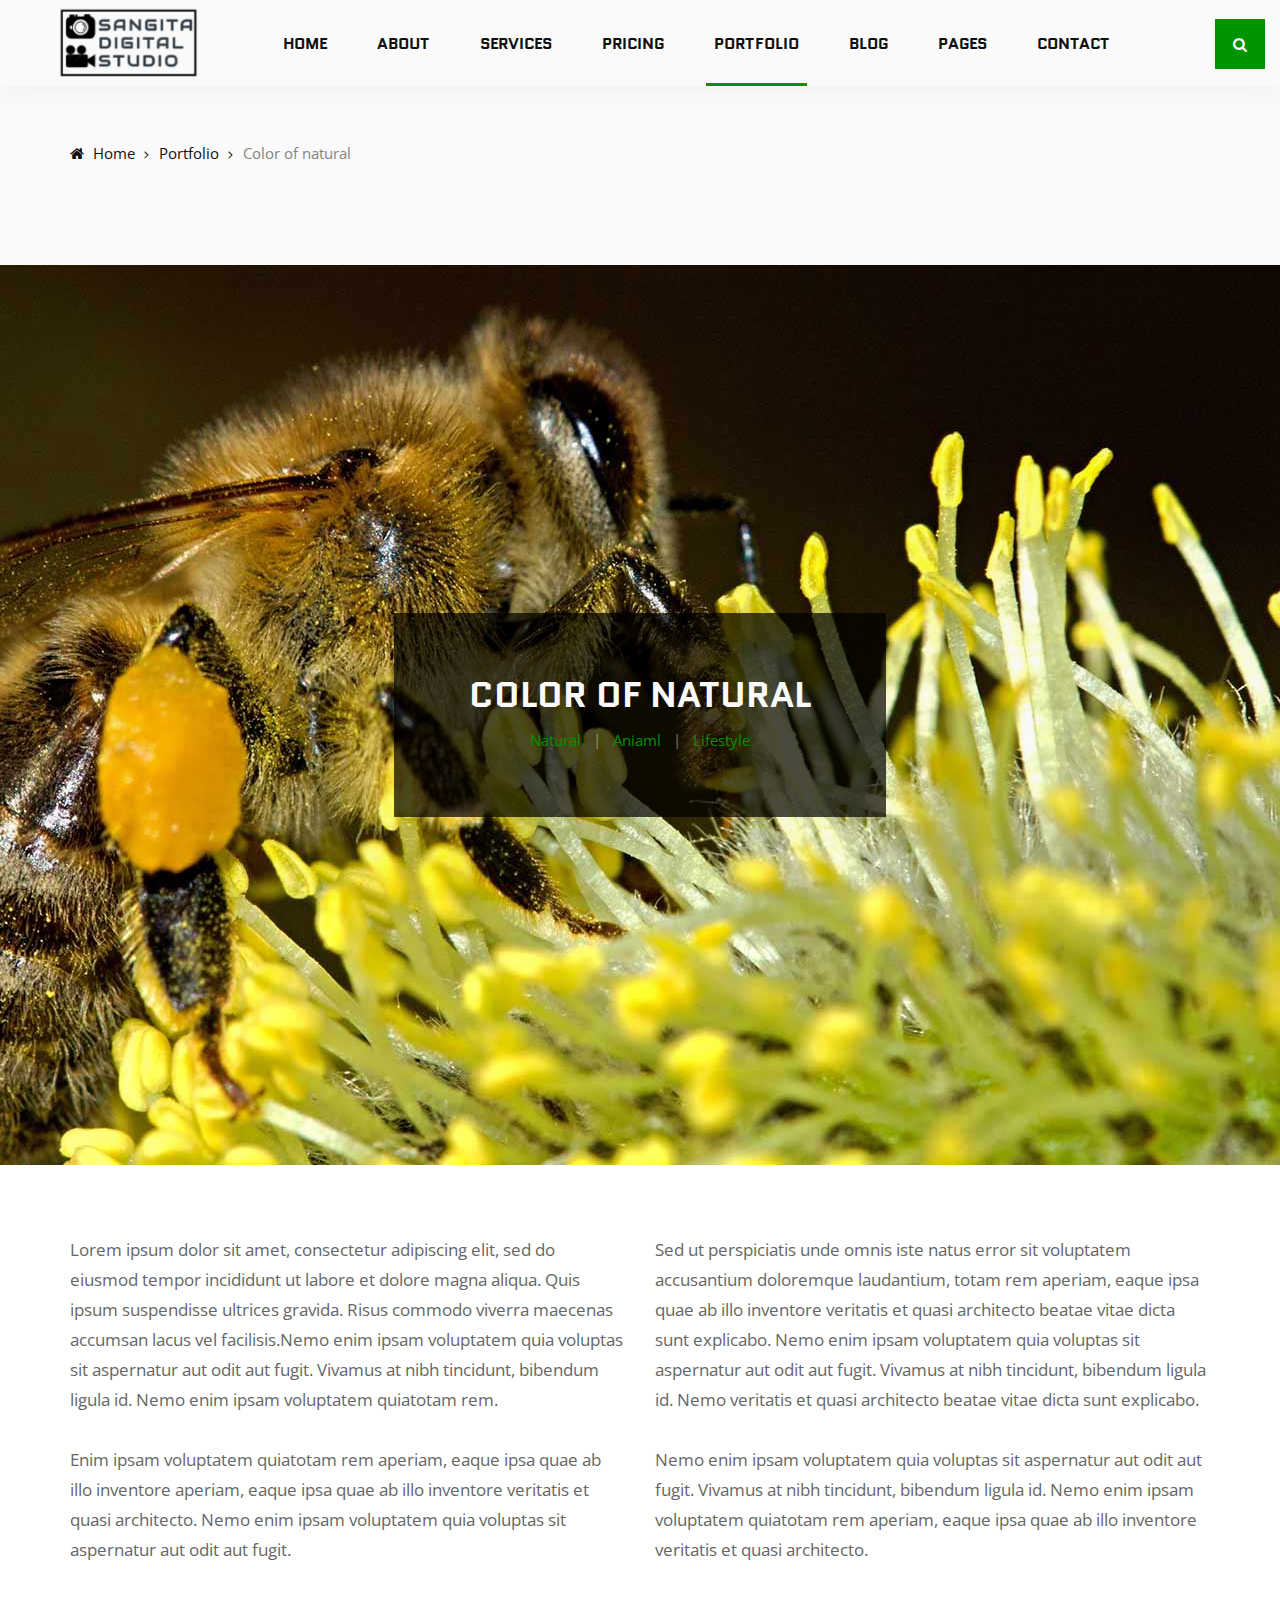
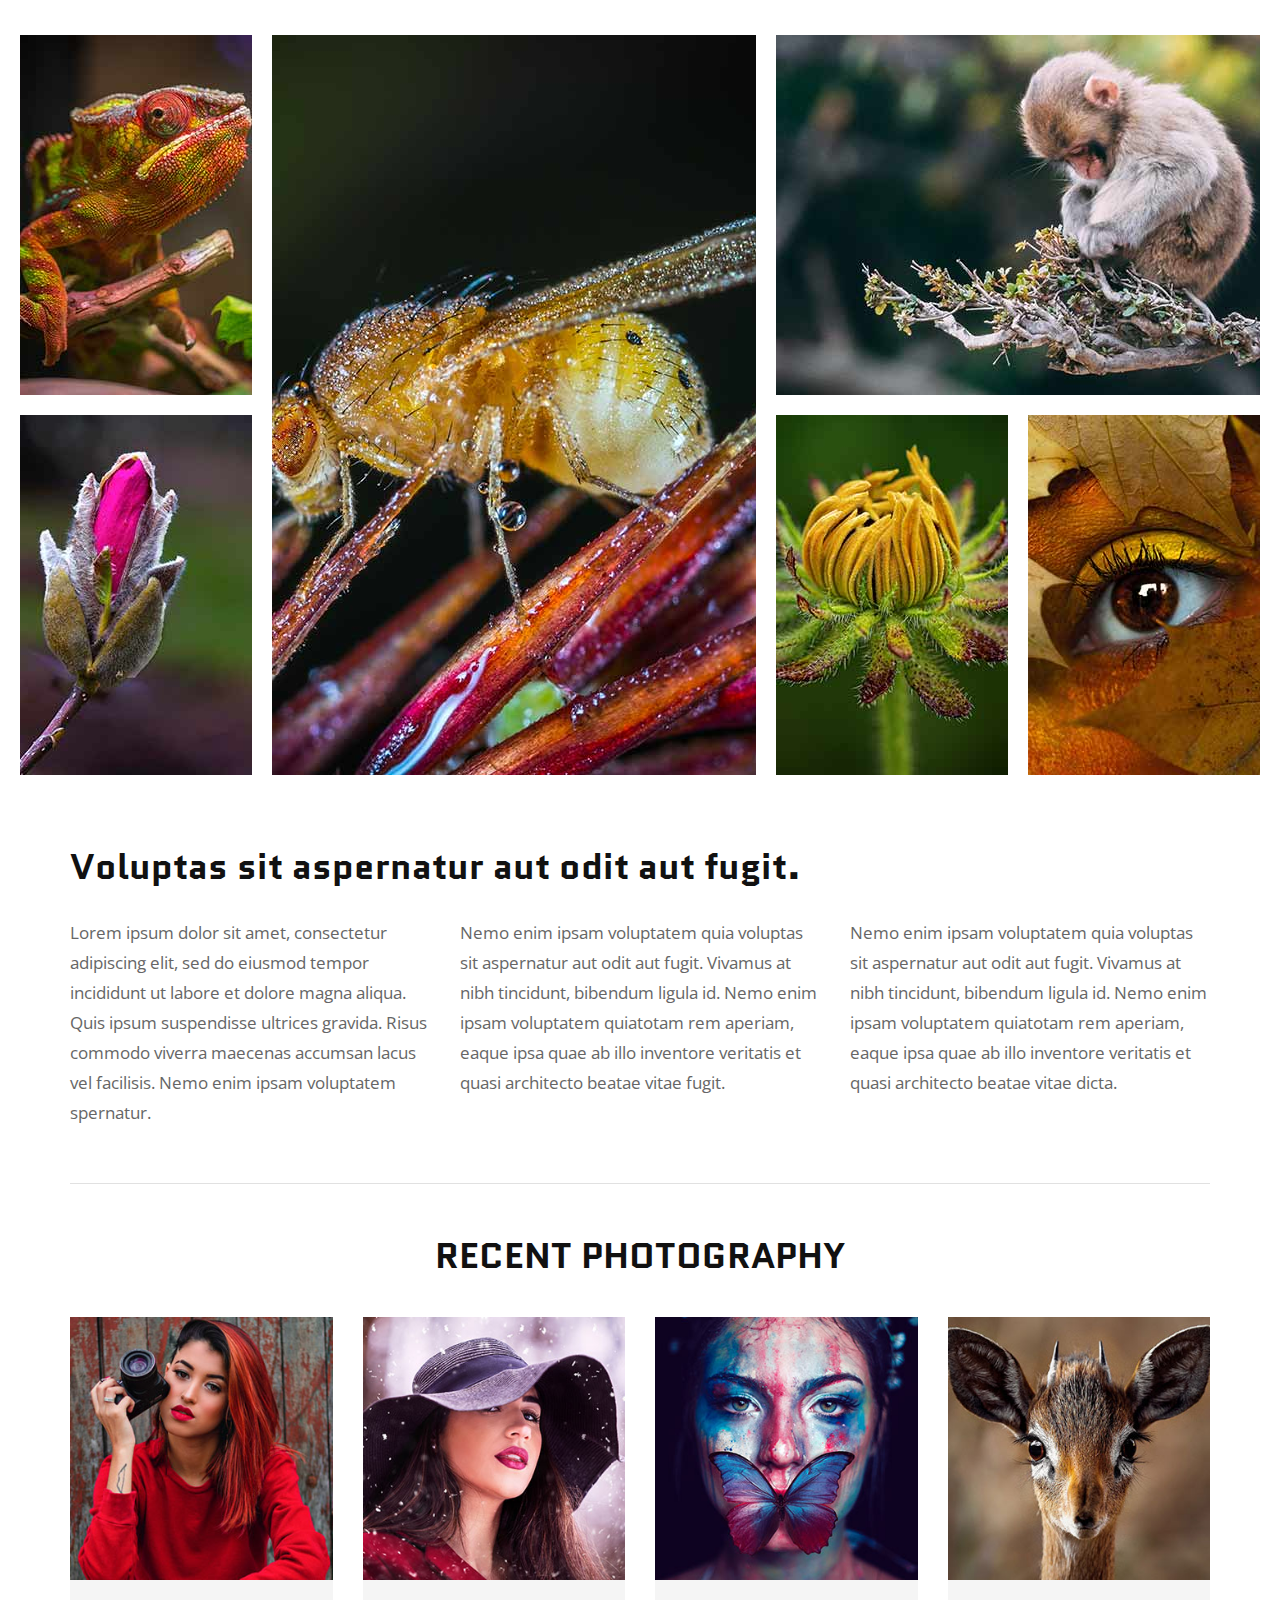
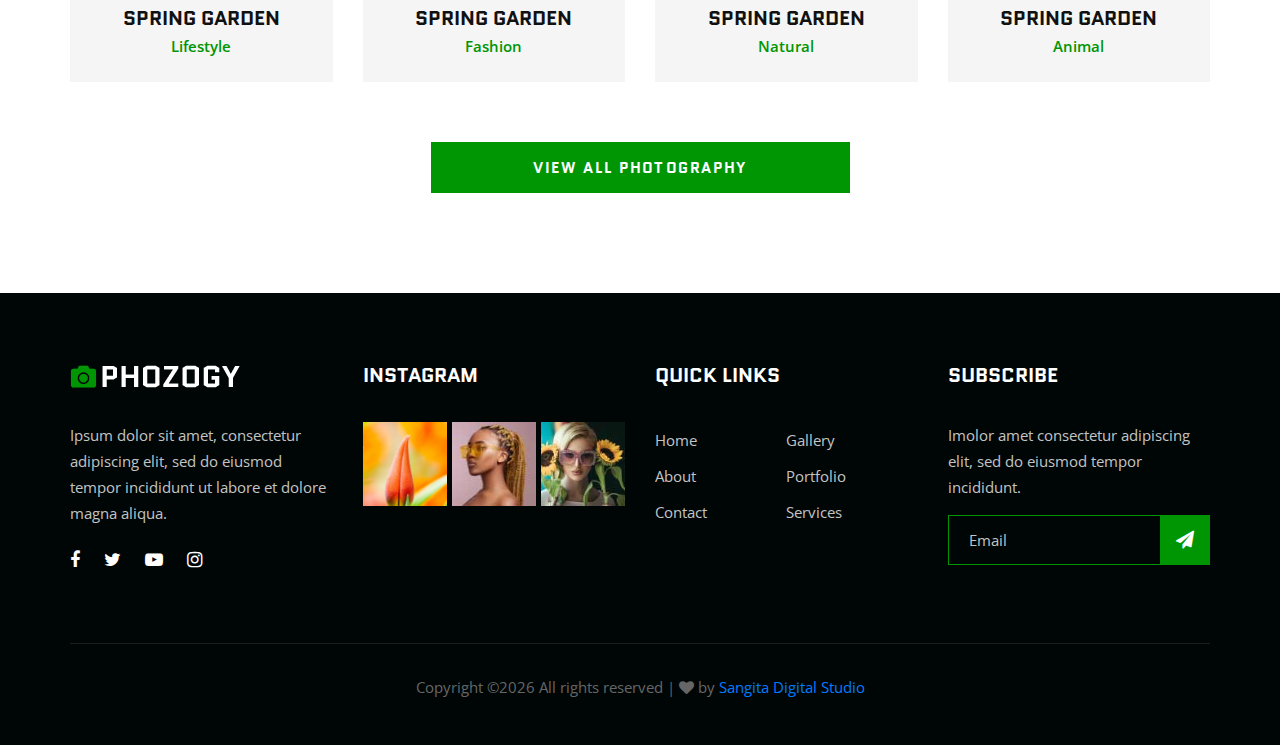
<file: WebContent/jsp/portfolio-details.html>
<!DOCTYPE html>
<html lang="zxx">

<head>
    <meta charset="UTF-8">
    <meta name="description" content="Phozogy Template">
    <meta name="keywords" content="Phozogy, unica, creative, html">
    <meta name="viewport" content="width=device-width, initial-scale=1.0">
    <meta http-equiv="X-UA-Compatible" content="ie=edge">
    <title>Sangita Digital Studio</title>

    <!-- Google Font -->
    <link href="https://fonts.googleapis.com/css?family=Quantico:400,700&display=swap" rel="stylesheet">
    <link href="https://fonts.googleapis.com/css?family=Open+Sans:400,600,700&display=swap" rel="stylesheet">

    <!-- Css Styles -->
    <link rel="stylesheet" href="css/bootstrap.min.css" type="text/css">
    <link rel="stylesheet" href="css/font-awesome.min.css" type="text/css">
    <link rel="stylesheet" href="css/elegant-icons.css" type="text/css">
    <link rel="stylesheet" href="css/owl.carousel.min.css" type="text/css">
    <link rel="stylesheet" href="css/magnific-popup.css" type="text/css">
    <link rel="stylesheet" href="css/slicknav.min.css" type="text/css">
    <link rel="stylesheet" href="css/style.css" type="text/css">
</head>

<body>
    <!-- Page Preloder -->
    <div id="preloder">
        <div class="loader"></div>
    </div>

    <!-- Header Section Begin -->
    <header class="header-section header-normal">
        <div class="container-fluid">
            <div class="row">
                <div class="col-lg-12">
                    <div class="logo">
                        <a href="./index.html">
                            <img src="img/SangitaDigitalStudioLogo1.png" alt="">
                        </a>
                    </div>
                    <nav class="nav-menu mobile-menu">
                        <ul>
                            <li><a href="./index.html">Home</a></li>
                            <li><a href="./about.html">About</a></li>
                            <li><a href="./services.html">Services</a></li>
                            <li><a href="./pricing.html">Pricing</a></li>
                            <li class="active"><a href="./portfolio.html">Portfolio</a></li>
                            <li><a href="./blog.html">Blog</a></li>
                            <li><a href="#">Pages</a>
                                <ul class="dropdown">
                                    <li><a href="./gallery.html">Gallery</a></li>
                                    <li><a href="./portfolio-details.html">Portfolio Details</a></li>
                                    <li><a href="./blog-details.html">Blog Details</a></li>
                                </ul>
                            </li>
                            <li><a href="./contact.html">Contact</a></li>
                        </ul>
                    </nav>
                    <div class="top-search search-switch">
                        <i class="fa fa-search"></i>
                    </div>
                    <div id="mobile-menu-wrap"></div>
                </div>
            </div>
        </div>
    </header>
    <!-- Header End -->

    <!-- Breadcrumb Begin -->
    <div class="breadcrumb-option spad">
        <div class="container">
            <div class="row">
                <div class="col-lg-12">
                    <div class="bo-links">
                        <a href="./index.html"><i class="fa fa-home"></i> Home</a>
                        <a href="./portfolio.html">Portfolio</a>
                        <span>Color of natural</span>
                    </div>
                </div>
            </div>
        </div>
    </div>
    <!-- Breadcrumb End -->

    <!-- Portfolio Hero Section Begin -->
    <section class="portfolio-hero-section set-bg" data-setbg="img/portfolio/details/details-hero.jpg">
        <div class="container">
            <div class="row">
                <div class="col-lg-12">
                    <div class="ph-text">
                        <h2>Color of natural</h2>
                        <ul>
                            <li>Natural</li>
                            <li>Aniaml</li>
                            <li>Lifestyle</li>
                        </ul>
                    </div>
                </div>
            </div>
        </div>
    </section>
    <!-- Portfolio Hero Section End -->

    <!-- Portfolio Details Section Begin -->
    <section class="portfolio-details-section spad">
        <div class="container">
            <div class="row">
                <div class="col-lg-6">
                    <div class="pd-text">
                        <p>Lorem ipsum dolor sit amet, consectetur adipiscing elit, sed do eiusmod tempor incididunt ut
                            labore et dolore magna aliqua. Quis ipsum suspendisse ultrices gravida. Risus commodo
                            viverra maecenas accumsan lacus vel facilisis.Nemo enim ipsam voluptatem quia voluptas sit
                            aspernatur aut odit aut fugit. Vivamus at nibh tincidunt, bibendum ligula id. Nemo enim
                            ipsam voluptatem quiatotam rem.</p>
                        <p>Enim ipsam voluptatem quiatotam rem aperiam, eaque ipsa quae ab illo inventore aperiam, eaque
                            ipsa quae ab illo inventore veritatis et quasi architecto. Nemo enim ipsam voluptatem quia
                            voluptas sit aspernatur aut odit aut fugit.</p>
                    </div>
                </div>
                <div class="col-lg-6">
                    <div class="pd-text">
                        <p>Sed ut perspiciatis unde omnis iste natus error sit voluptatem accusantium doloremque
                            laudantium, totam rem aperiam, eaque ipsa quae ab illo inventore veritatis et quasi
                            architecto beatae vitae dicta sunt explicabo. Nemo enim ipsam voluptatem quia voluptas sit
                            aspernatur aut odit aut fugit. Vivamus at nibh tincidunt, bibendum ligula id. Nemo veritatis
                            et quasi architecto beatae vitae dicta sunt explicabo.</p>
                        <p>Nemo enim ipsam voluptatem quia voluptas sit aspernatur aut odit aut fugit. Vivamus at nibh
                            tincidunt, bibendum ligula id. Nemo enim ipsam voluptatem quiatotam rem aperiam, eaque ipsa
                            quae ab illo inventore veritatis et quasi architecto.</p>
                    </div>
                </div>
            </div>
        </div>
        <div class="portfolio-pics">
            <div class="portfolio-details-pic">
                <div class="pdp-item set-bg" data-setbg="img/portfolio/details/details-pic/dp-1.jpg"></div>
                <div class="pdp-item set-bg large-width large-height"
                    data-setbg="img/portfolio/details/details-pic/dp-2.jpg"></div>
                <div class="pdp-item set-bg large-width" data-setbg="img/portfolio/details/details-pic/dp-3.jpg"></div>
                <div class="pdp-item set-bg" data-setbg="img/portfolio/details/details-pic/dp-4.jpg"></div>
                <div class="pdp-item set-bg" data-setbg="img/portfolio/details/details-pic/dp-5.jpg"></div>
                <div class="pdp-item set-bg" data-setbg="img/portfolio/details/details-pic/dp-6.jpg"></div>
            </div>
        </div>
        <div class="pd-more-text">
            <div class="container">
                <div class="row">
                    <div class="col-lg-12">
                        <h2>Voluptas sit aspernatur aut odit aut fugit.</h2>
                    </div>
                    <div class="col-lg-4">
                        <p>Lorem ipsum dolor sit amet, consectetur adipiscing elit, sed do eiusmod tempor incididunt ut
                            labore et dolore magna aliqua. Quis ipsum suspendisse ultrices gravida. Risus commodo
                            viverra maecenas accumsan lacus vel facilisis. Nemo enim ipsam voluptatem spernatur.</p>
                    </div>
                    <div class="col-lg-4">
                        <p>Nemo enim ipsam voluptatem quia voluptas sit aspernatur aut odit aut fugit. Vivamus at nibh
                            tincidunt, bibendum ligula id. Nemo enim ipsam voluptatem quiatotam rem aperiam, eaque ipsa
                            quae ab illo inventore veritatis et quasi architecto beatae vitae fugit.</p>
                    </div>
                    <div class="col-lg-4">
                        <p>Nemo enim ipsam voluptatem quia voluptas sit aspernatur aut odit aut fugit. Vivamus at nibh
                            tincidunt, bibendum ligula id. Nemo enim ipsam voluptatem quiatotam rem aperiam, eaque ipsa
                            quae ab illo inventore veritatis et quasi architecto beatae vitae dicta.</p>
                    </div>
                </div>
            </div>
        </div>
    </section>
    <!-- Portfolio Details Section End -->

    <!-- Recent Photography Section Begin -->
    <section class="recent-photography-section spad">
        <div class="container">
            <div class="row">
                <div class="col-lg-12 text-center">
                    <div class="section-title">
                        <h2>Recent photography</h2>
                    </div>
                </div>
            </div>
            <div class="row">
                <div class="col-lg-3 col-md-6 col-sm-6">
                    <div class="rp-item">
                        <img src="img/recent-photography/rp-1.jpg" alt="">
                        <div class="rp-text">
                            <h5>SPRING GARDEN</h5>
                            <span>Lifestyle</span>
                        </div>
                    </div>
                </div>
                <div class="col-lg-3 col-md-6 col-sm-6">
                    <div class="rp-item">
                        <img src="img/recent-photography/rp-2.jpg" alt="">
                        <div class="rp-text">
                            <h5>SPRING GARDEN</h5>
                            <span>Fashion</span>
                        </div>
                    </div>
                </div>
                <div class="col-lg-3 col-md-6 col-sm-6">
                    <div class="rp-item">
                        <img src="img/recent-photography/rp-3.jpg" alt="">
                        <div class="rp-text">
                            <h5>SPRING GARDEN</h5>
                            <span>Natural</span>
                        </div>
                    </div>
                </div>
                <div class="col-lg-3 col-md-6 col-sm-6">
                    <div class="rp-item">
                        <img src="img/recent-photography/rp-4.jpg" alt="">
                        <div class="rp-text">
                            <h5>SPRING GARDEN</h5>
                            <span>Animal</span>
                        </div>
                    </div>
                </div>
            </div>
            <div class="load-more-btn portfolio-btn">
                <a href="#">View all photography</a>
            </div>
        </div>
    </section>
    <!-- Recent Photography Section End -->

    <!-- Footer Section Begin -->
    <footer class="footer-section">
        <div class="container">
            <div class="row">
                <div class="col-lg-3 col-md-6 col-sm-6">
                    <div class="fs-about">
                        <div class="fa-logo">
                            <a href="#">
                                <img src="img/f-logo.png" alt="">
                            </a>
                        </div>
                        <p>Ipsum dolor sit amet, consectetur adipiscing elit, sed do eiusmod tempor incididunt ut labore
                            et dolore magna aliqua.</p>
                        <div class="fa-social">
                            <a href="#"><i class="fa fa-facebook"></i></a>
                            <a href="#"><i class="fa fa-twitter"></i></a>
                            <a href="#"><i class="fa fa-youtube-play"></i></a>
                            <a href="#"><i class="fa fa-instagram"></i></a>
                        </div>
                    </div>
                </div>
                <div class="col-lg-3 col-md-6 col-sm-6">
                    <div class="fs-widget">
                        <h5>Instagram</h5>
                        <div class="fw-instagram">
                            <img src="img/instagram/insta-1.jpg" alt="">
                            <img src="img/instagram/insta-2.jpg" alt="">
                            <img src="img/instagram/insta-3.jpg" alt="">
                        </div>
                    </div>
                </div>
                <div class="col-lg-3 col-md-6 col-sm-6">
                    <div class="fs-widget">
                        <h5>Quick links</h5>
                        <ul>
                            <li><a href="#">Home</a></li>
                            <li><a href="#">About</a></li>
                            <li><a href="#">Contact</a></li>
                        </ul>
                        <ul>
                            <li><a href="#">Gallery</a></li>
                            <li><a href="#">Portfolio</a></li>
                            <li><a href="#">Services</a></li>
                        </ul>
                    </div>
                </div>
                <div class="col-lg-3 col-md-6 col-sm-6">
                    <div class="fs-widget">
                        <h5>Subscribe</h5>
                        <p>Imolor amet consectetur adipiscing elit, sed do eiusmod tempor incididunt.</p>
                        <div class="fw-subscribe">
                            <form action="#">
                                <input type="text" placeholder="Email">
                                <button type="submit"><i class="fa fa-send"></i></button>
                            </form>
                        </div>
                    </div>
                </div>
                <div class="col-lg-12">
                    <div class="copyright-text">
                        <p><!-- Link back to Colorlib can't be removed. Template is licensed under CC BY 3.0. -->
  Copyright &copy;<script>document.write(new Date().getFullYear());</script> All rights reserved |  <i class="fa fa-heart" aria-hidden="true"></i> by <a href="#" target="_blank">Sangita Digital Studio</a>
  <!-- Link back to Colorlib can't be removed. Template is licensed under CC BY 3.0. --></p>
                    </div>
                </div>
            </div>
        </div>
    </footer>
    <!-- Footer Section End -->

    <!-- Search model Begin -->
    <div class="search-model">
        <div class="h-100 d-flex align-items-center justify-content-center">
            <div class="search-close-switch">+</div>
            <form class="search-model-form">
                <input type="text" id="search-input" placeholder="Search here.....">
            </form>
        </div>
    </div>
    <!-- Search model end -->

    <!-- Js Plugins -->
    <script src="js/jquery-3.3.1.min.js"></script>
    <script src="js/bootstrap.min.js"></script>
    <script src="js/jquery.magnific-popup.min.js"></script>
    <script src="js/isotope.pkgd.min.js"></script>
    <script src="js/masonry.pkgd.min.js"></script>
    <script src="js/jquery.slicknav.js"></script>
    <script src="js/owl.carousel.min.js"></script>
    <script src="js/main.js"></script>
</body>

</html>
</file>
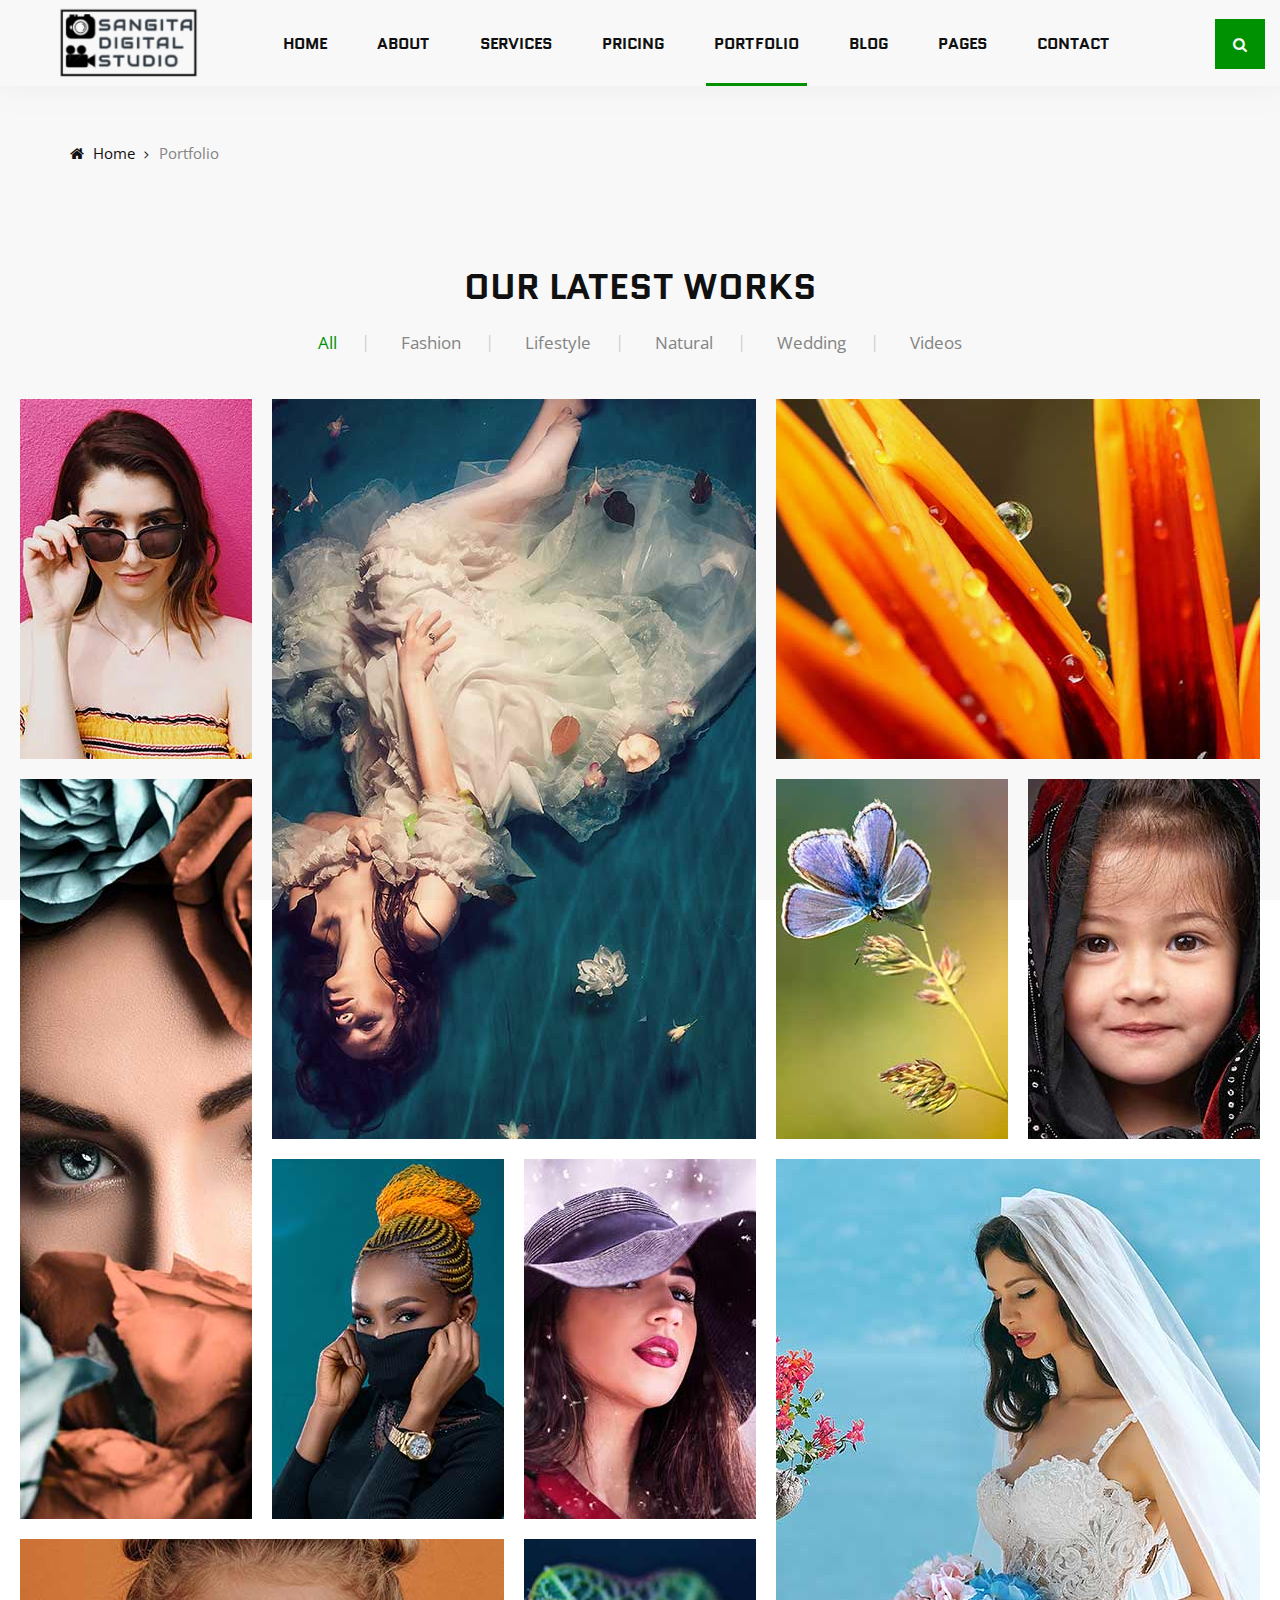
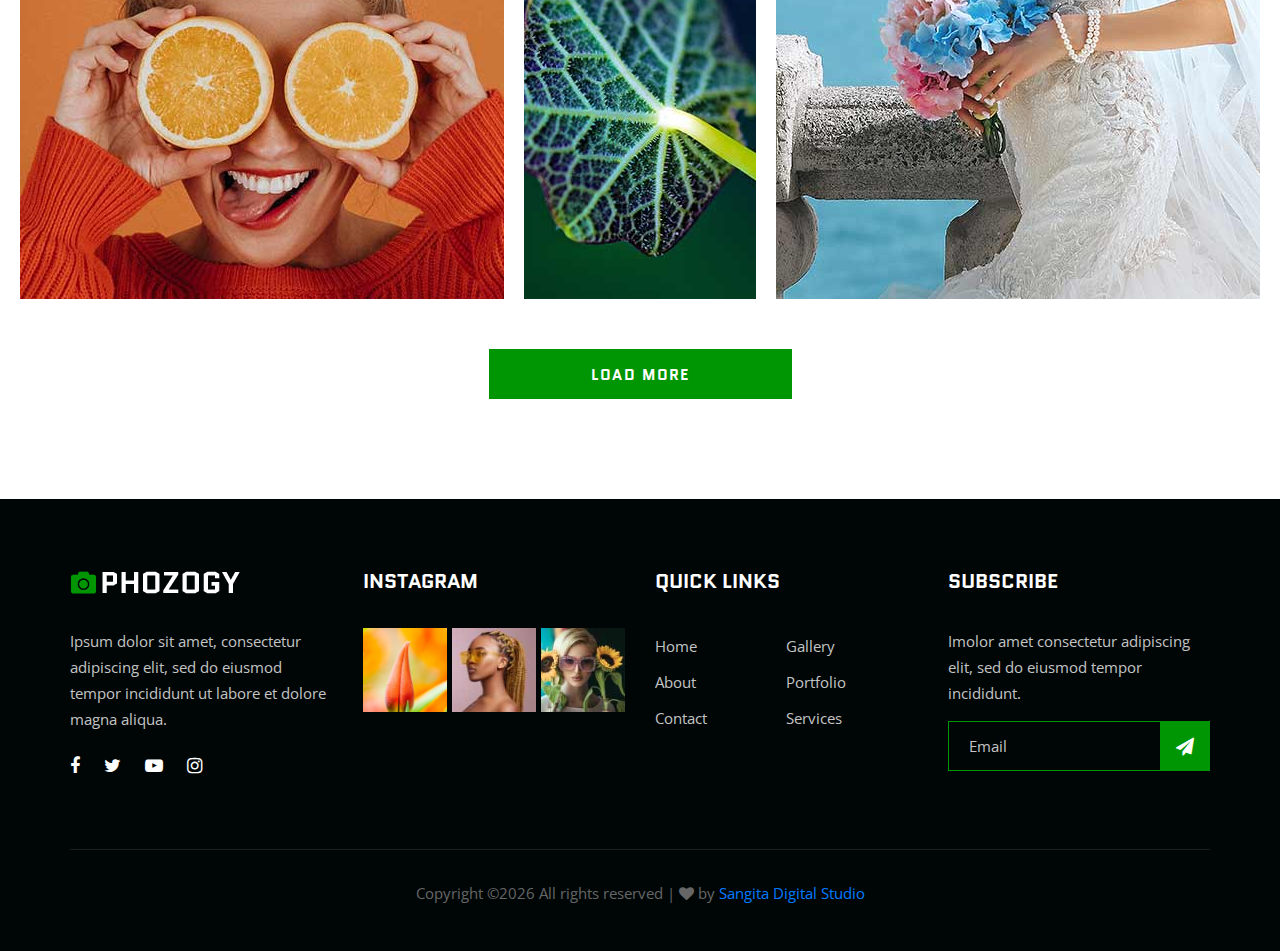
<file: WebContent/jsp/portfolio.html>
<!DOCTYPE html>
<html lang="zxx">

<head>
    <meta charset="UTF-8">
    <meta name="description" content="Phozogy Template">
    <meta name="keywords" content="Phozogy, unica, creative, html">
    <meta name="viewport" content="width=device-width, initial-scale=1.0">
    <meta http-equiv="X-UA-Compatible" content="ie=edge">
    <title>Sangita Digital Studio</title>

    <!-- Google Font -->
    <link href="https://fonts.googleapis.com/css?family=Quantico:400,700&display=swap" rel="stylesheet">
    <link href="https://fonts.googleapis.com/css?family=Open+Sans:400,600,700&display=swap" rel="stylesheet">

    <!-- Css Styles -->
    <link rel="stylesheet" href="css/bootstrap.min.css" type="text/css">
    <link rel="stylesheet" href="css/font-awesome.min.css" type="text/css">
    <link rel="stylesheet" href="css/elegant-icons.css" type="text/css">
    <link rel="stylesheet" href="css/owl.carousel.min.css" type="text/css">
    <link rel="stylesheet" href="css/magnific-popup.css" type="text/css">
    <link rel="stylesheet" href="css/slicknav.min.css" type="text/css">
    <link rel="stylesheet" href="css/style.css" type="text/css">
</head>

<body>
    <!-- Page Preloder -->
    <div id="preloder">
        <div class="loader"></div>
    </div>

    <!-- Header Section Begin -->
    <header class="header-section header-normal">
        <div class="container-fluid">
            <div class="row">
                <div class="col-lg-12">
                    <div class="logo">
                        <a href="./index.html">
                            <img src="img/SangitaDigitalStudioLogo1.png" alt="">
                        </a>
                    </div>
                    <nav class="nav-menu mobile-menu">
                        <ul>
                            <li><a href="./index.html">Home</a></li>
                            <li><a href="./about.html">About</a></li>
                            <li><a href="./services.html">Services</a></li>
                            <li><a href="./pricing.html">Pricing</a></li>
                            <li class="active"><a href="./portfolio.html">Portfolio</a></li>
                            <li><a href="./blog.html">Blog</a></li>
                            <li><a href="#">Pages</a>
                                <ul class="dropdown">
                                    <li><a href="./gallery.html">Gallery</a></li>
                                    <li><a href="./portfolio-details.html">Portfolio Details</a></li>
                                    <li><a href="./blog-details.html">Blog Details</a></li>
                                </ul>
                            </li>
                            <li><a href="./contact.html">Contact</a></li>
                        </ul>
                    </nav>
                    <div class="top-search search-switch">
                        <i class="fa fa-search"></i>
                    </div>
                    <div id="mobile-menu-wrap"></div>
                </div>
            </div>
        </div>
    </header>
    <!-- Header End -->

    <!-- Breadcrumb Begin -->
    <div class="breadcrumb-option spad">
        <div class="container">
            <div class="row">
                <div class="col-lg-12">
                    <div class="bo-links">
                        <a href="./index.html"><i class="fa fa-home"></i> Home</a>
                        <span>Portfolio</span>
                    </div>
                </div>
            </div>
        </div>
    </div>
    <!-- Breadcrumb End -->

    <!-- Portfolio Section Begin -->
    <section class="portfolio-section portfolio-page spad">
        <div class="container">
            <div class="row">
                <div class="col-lg-12">
                    <div class="section-title">
                        <h2>Our latest works</h2>
                    </div>
                    <div class="filter-controls">
                        <ul>
                            <li class="active" data-filter="*">All</li>
                            <li data-filter=".fashion">Fashion</li>
                            <li data-filter=".lifestyle">Lifestyle</li>
                            <li data-filter=".natural">Natural</li>
                            <li data-filter=".wedding">Wedding</li>
                            <li data-filter=".videos">Videos</li>
                        </ul>
                    </div>
                </div>
            </div>
        </div>
        <div class="container-fluid">
            <div class="row">
                <div class="col-lg-12 p-0">
                    <div class="portfolio-filter">
                        <div class="pf-item set-bg fashion" data-setbg="img/portfolio/pf-1.jpg">
                            <a href="img/portfolio/pf-1.jpg" class="pf-icon image-popup"><span class="icon_plus"></span></a>
                            <div class="pf-text">
                                <h4>COLORS SPEAK</h4>
                                <span>Fashion</span>
                            </div>
                        </div>
                        <div class="pf-item large-width large-height set-bg lifestyle" data-setbg="img/portfolio/pf-2.jpg">
                            <a href="img/portfolio/pf-2.jpg" class="pf-icon image-popup"><span class="icon_plus"></span></a>
                            <div class="pf-text">
                                <h4>COLORS SPEAK</h4>
                                <span>Fashion</span>
                            </div>
                        </div>
                        <div class="pf-item large-width set-bg natural" data-setbg="img/portfolio/pf-3.jpg">
                            <a href="img/portfolio/pf-3.jpg" class="pf-icon image-popup"><span class="icon_plus"></span></a>
                            <div class="pf-text">
                                <h4>COLORS SPEAK</h4>
                                <span>Fashion</span>
                            </div>
                        </div>
                        <div class="pf-item large-height set-bg wedding" data-setbg="img/portfolio/pf-4.jpg">
                            <a href="img/portfolio/pf-4.jpg" class="pf-icon image-popup"><span class="icon_plus"></span></a>
                            <div class="pf-text">
                                <h4>COLORS SPEAK</h4>
                                <span>Fashion</span>
                            </div>
                        </div>
                        <div class="pf-item set-bg lifestyle" data-setbg="img/portfolio/pf-7.jpg">
                            <a href="img/portfolio/pf-7.jpg" class="pf-icon image-popup"><span class="icon_plus"></span></a>
                            <div class="pf-text">
                                <h4>COLORS SPEAK</h4>
                                <span>Fashion</span>
                            </div>
                        </div>
                        <div class="pf-item set-bg natural" data-setbg="img/portfolio/pf-8.jpg">
                            <a href="img/portfolio/pf-8.jpg" class="pf-icon image-popup"><span class="icon_plus"></span></a>
                            <div class="pf-text">
                                <h4>COLORS SPEAK</h4>
                                <span>Fashion</span>
                            </div>
                        </div>
                        <div class="pf-item set-bg videos" data-setbg="img/portfolio/pf-5.jpg">
                            <a href="img/portfolio/pf-5.jpg" class="pf-icon image-popup"><span class="icon_plus"></span></a>
                            <div class="pf-text">
                                <h4>COLORS SPEAK</h4>
                                <span>Fashion</span>
                            </div>
                        </div>
                        <div class="pf-item set-bg fashion" data-setbg="img/portfolio/pf-6.jpg">
                            <a href="img/portfolio/pf-6.jpg" class="pf-icon image-popup"><span class="icon_plus"></span></a>
                            <div class="pf-text">
                                <h4>COLORS SPEAK</h4>
                                <span>Fashion</span>
                            </div>
                        </div>
                        <div class="pf-item large-width set-bg videos" data-setbg="img/portfolio/pf-10.jpg">
                            <a href="img/portfolio/pf-10.jpg" class="pf-icon image-popup"><span class="icon_plus"></span></a>
                            <div class="pf-text">
                                <h4>COLORS SPEAK</h4>
                                <span>Fashion</span>
                            </div>
                        </div>
                        <div class="pf-item set-bg fashion" data-setbg="img/portfolio/pf-11.jpg">
                            <a href="img/portfolio/pf-11.jpg" class="pf-icon image-popup"><span class="icon_plus"></span></a>
                            <div class="pf-text">
                                <h4>COLORS SPEAK</h4>
                                <span>Fashion</span>
                            </div>
                        </div>
                        <div class="pf-item large-width large-height set-bg wedding" data-setbg="img/portfolio/pf-9.jpg">
                            <a href="img/portfolio/pf-9.jpg" class="pf-icon image-popup"><span class="icon_plus"></span></a>
                            <div class="pf-text">
                                <h4>COLORS SPEAK</h4>
                                <span>Fashion</span>
                            </div>
                        </div>
                    </div>
                </div>
            </div>
        </div>
        <div class="load-more-btn portfolio-btn">
            <a href="#">Load More</a>
        </div>
    </section>
    <!-- Portfolio Section End -->

    <!-- Footer Section Begin -->
    <footer class="footer-section">
        <div class="container">
            <div class="row">
                <div class="col-lg-3 col-md-6 col-sm-6">
                    <div class="fs-about">
                        <div class="fa-logo">
                            <a href="#">
                                <img src="img/f-logo.png" alt="">
                            </a>
                        </div>
                        <p>Ipsum dolor sit amet, consectetur adipiscing elit, sed do eiusmod tempor incididunt ut labore et dolore magna aliqua.</p>
                        <div class="fa-social">
                            <a href="#"><i class="fa fa-facebook"></i></a>
                            <a href="#"><i class="fa fa-twitter"></i></a>
                            <a href="#"><i class="fa fa-youtube-play"></i></a>
                            <a href="#"><i class="fa fa-instagram"></i></a>
                        </div>
                    </div>
                </div>
                <div class="col-lg-3 col-md-6 col-sm-6">
                    <div class="fs-widget">
                        <h5>Instagram</h5>
                        <div class="fw-instagram">
                            <img src="img/instagram/insta-1.jpg" alt="">
                            <img src="img/instagram/insta-2.jpg" alt="">
                            <img src="img/instagram/insta-3.jpg" alt="">
                        </div>
                    </div>
                </div>
                <div class="col-lg-3 col-md-6 col-sm-6">
                    <div class="fs-widget">
                        <h5>Quick links</h5>
                        <ul>
                            <li><a href="#">Home</a></li>
                            <li><a href="#">About</a></li>
                            <li><a href="#">Contact</a></li>
                        </ul>
                        <ul>
                            <li><a href="#">Gallery</a></li>
                            <li><a href="#">Portfolio</a></li>
                            <li><a href="#">Services</a></li>
                        </ul>
                    </div>
                </div>
                <div class="col-lg-3 col-md-6 col-sm-6">
                    <div class="fs-widget">
                        <h5>Subscribe</h5>
                        <p>Imolor amet consectetur adipiscing elit, sed do eiusmod tempor incididunt.</p>
                        <div class="fw-subscribe">
                            <form action="#">
                                <input type="text" placeholder="Email">
                                <button type="submit"><i class="fa fa-send"></i></button>
                            </form>
                        </div>
                    </div>
                </div>
                <div class="col-lg-12">
                    <div class="copyright-text">
                        <p><!-- Link back to Colorlib can't be removed. Template is licensed under CC BY 3.0. -->
  Copyright &copy;<script>document.write(new Date().getFullYear());</script> All rights reserved |  <i class="fa fa-heart" aria-hidden="true"></i> by <a href="#" target="_blank">Sangita Digital Studio</a>
  <!-- Link back to Colorlib can't be removed. Template is licensed under CC BY 3.0. --></p>
                    </div>
                </div>
            </div>
        </div>
    </footer>
    <!-- Footer Section End -->

    <!-- Search model Begin -->
    <div class="search-model">
        <div class="h-100 d-flex align-items-center justify-content-center">
            <div class="search-close-switch">+</div>
            <form class="search-model-form">
                <input type="text" id="search-input" placeholder="Search here.....">
            </form>
        </div>
    </div>
    <!-- Search model end -->

    <!-- Js Plugins -->
    <script src="js/jquery-3.3.1.min.js"></script>
    <script src="js/bootstrap.min.js"></script>
    <script src="js/jquery.magnific-popup.min.js"></script>
    <script src="js/isotope.pkgd.min.js"></script>
    <script src="js/masonry.pkgd.min.js"></script>
    <script src="js/jquery.slicknav.js"></script>
    <script src="js/owl.carousel.min.js"></script>
    <script src="js/main.js"></script>
</body>

</html>
</file>
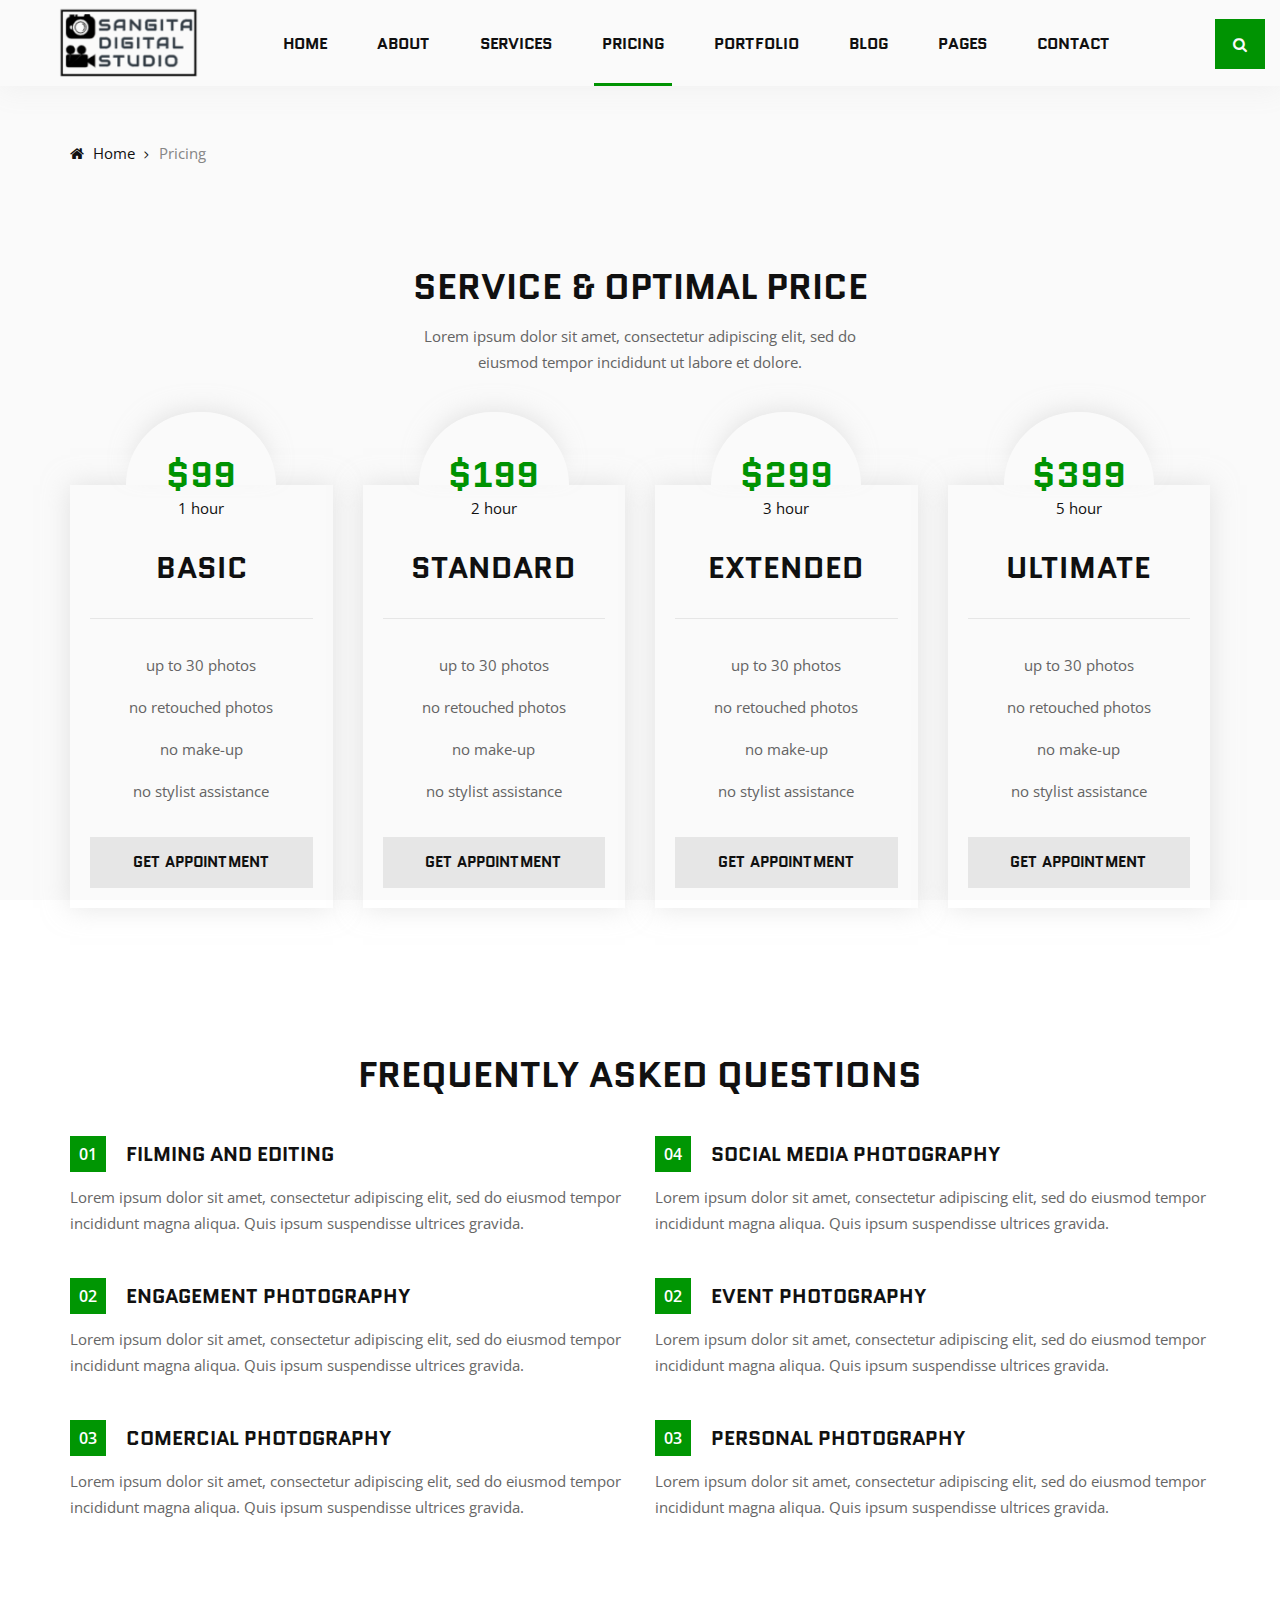
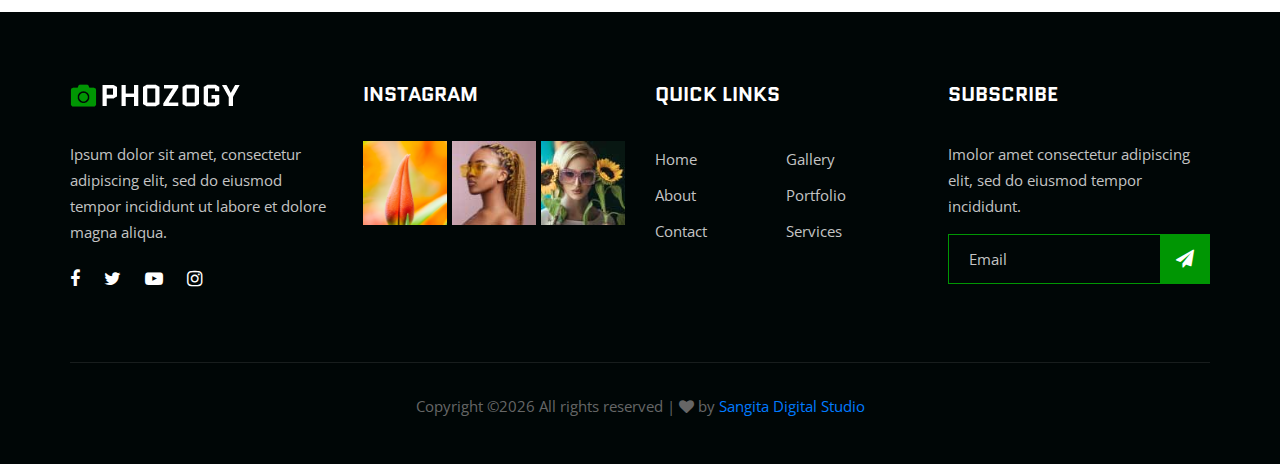
<file: WebContent/jsp/pricing.html>
<!DOCTYPE html>
<html lang="zxx">

<head>
    <meta charset="UTF-8">
    <meta name="description" content="Phozogy Template">
    <meta name="keywords" content="Phozogy, unica, creative, html">
    <meta name="viewport" content="width=device-width, initial-scale=1.0">
    <meta http-equiv="X-UA-Compatible" content="ie=edge">
    <title>Sangita Digital Studio</title>

    <!-- Google Font -->
    <link href="https://fonts.googleapis.com/css?family=Quantico:400,700&display=swap" rel="stylesheet">
    <link href="https://fonts.googleapis.com/css?family=Open+Sans:400,600,700&display=swap" rel="stylesheet">

    <!-- Css Styles -->
    <link rel="stylesheet" href="css/bootstrap.min.css" type="text/css">
    <link rel="stylesheet" href="css/font-awesome.min.css" type="text/css">
    <link rel="stylesheet" href="css/elegant-icons.css" type="text/css">
    <link rel="stylesheet" href="css/owl.carousel.min.css" type="text/css">
    <link rel="stylesheet" href="css/magnific-popup.css" type="text/css">
    <link rel="stylesheet" href="css/slicknav.min.css" type="text/css">
    <link rel="stylesheet" href="css/style.css" type="text/css">
</head>

<body>
    <!-- Page Preloder -->
    <div id="preloder">
        <div class="loader"></div>
    </div>

    <!-- Header Section Begin -->
    <header class="header-section header-normal">
        <div class="container-fluid">
            <div class="row">
                <div class="col-lg-12">
                    <div class="logo">
                        <a href="./index.html">
                            <img src="img/SangitaDigitalStudioLogo1.png" alt="">
                        </a>
                    </div>
                    <nav class="nav-menu mobile-menu">
                        <ul>
                            <li><a href="./index.html">Home</a></li>
                            <li><a href="./about.html">About</a></li>
                            <li><a href="./services.html">Services</a></li>
                            <li class="active"><a href="./pricing.html">Pricing</a></li>
                            <li><a href="./portfolio.html">Portfolio</a></li>
                            <li><a href="./blog.html">Blog</a></li>
                            <li><a href="#">Pages</a>
                                <ul class="dropdown">
                                    <li><a href="./gallery.html">Gallery</a></li>
                                    <li><a href="./portfolio-details.html">Portfolio Details</a></li>
                                    <li><a href="./blog-details.html">Blog Details</a></li>
                                </ul>
                            </li>
                            <li><a href="./contact.html">Contact</a></li>
                        </ul>
                    </nav>
                    <div class="top-search search-switch">
                        <i class="fa fa-search"></i>
                    </div>
                    <div id="mobile-menu-wrap"></div>
                </div>
            </div>
        </div>
    </header>
    <!-- Header End -->

    <!-- Breadcrumb Begin -->
    <div class="breadcrumb-option spad">
        <div class="container">
            <div class="row">
                <div class="col-lg-12">
                    <div class="bo-links">
                        <a href="./index.html"><i class="fa fa-home"></i> Home</a>
                        <span>Pricing</span>
                    </div>
                </div>
            </div>
        </div>
    </div>
    <!-- Breadcrumb End -->

    <!-- Pricing Section Begin -->
    <section class="pricing-section spad">
        <div class="container">
            <div class="row">
                <div class="col-lg-12 text-center">
                    <div class="section-title pricing-title">
                        <h2>service & optimal price</h2>
                        <p>Lorem ipsum dolor sit amet, consectetur adipiscing elit, sed do<br /> eiusmod tempor
                            incididunt ut labore et dolore.</p>
                    </div>
                </div>
            </div>
            <div class="row">
                <div class="col-lg-3 col-md-6">
                    <div class="pricing-item">
                        <div class="pi-price">
                            <h2>$99</h2>
                            <span>1 hour</span>
                        </div>
                        <div class="pi-title">
                            <h3>Basic</h3>
                        </div>
                        <div class="pi-text">
                            <ul>
                                <li>up to 30 photos</li>
                                <li>no retouched photos</li>
                                <li>no make-up</li>
                                <li>no stylist assistance</li>
                            </ul>
                            <a href="#" class="primary-btn">Get appointment</a>
                        </div>
                    </div>
                </div>
                <div class="col-lg-3 col-md-6">
                    <div class="pricing-item">
                        <div class="pi-price">
                            <h2>$199</h2>
                            <span>2 hour</span>
                        </div>
                        <div class="pi-title">
                            <h3>Standard</h3>
                        </div>
                        <div class="pi-text">
                            <ul>
                                <li>up to 30 photos</li>
                                <li>no retouched photos</li>
                                <li>no make-up</li>
                                <li>no stylist assistance</li>
                            </ul>
                            <a href="#" class="primary-btn">Get appointment</a>
                        </div>
                    </div>
                </div>
                <div class="col-lg-3 col-md-6">
                    <div class="pricing-item">
                        <div class="pi-price">
                            <h2>$299</h2>
                            <span>3 hour</span>
                        </div>
                        <div class="pi-title">
                            <h3>Extended</h3>
                        </div>
                        <div class="pi-text">
                            <ul>
                                <li>up to 30 photos</li>
                                <li>no retouched photos</li>
                                <li>no make-up</li>
                                <li>no stylist assistance</li>
                            </ul>
                            <a href="#" class="primary-btn">Get appointment</a>
                        </div>
                    </div>
                </div>
                <div class="col-lg-3 col-md-6">
                    <div class="pricing-item">
                        <div class="pi-price">
                            <h2>$399</h2>
                            <span>5 hour</span>
                        </div>
                        <div class="pi-title">
                            <h3>Ultimate</h3>
                        </div>
                        <div class="pi-text">
                            <ul>
                                <li>up to 30 photos</li>
                                <li>no retouched photos</li>
                                <li>no make-up</li>
                                <li>no stylist assistance</li>
                            </ul>
                            <a href="#" class="primary-btn">Get appointment</a>
                        </div>
                    </div>
                </div>
            </div>
        </div>
    </section>
    <!-- Pricing Section End -->

    <!-- Services Option Section Begin -->
    <section class="services-option">
        <div class="container">
            <div class="row">
                <div class="col-lg-12 text-center">
                    <div class="section-title">
                        <h2>frequently asked questions</h2>
                    </div>
                </div>
            </div>
            <div class="row">
                <div class="col-lg-6">
                    <div class="so-item">
                        <div class="so-title">
                            <div class="so-number">01</div>
                            <h5>Filming and Editing</h5>
                        </div>
                        <p>Lorem ipsum dolor sit amet, consectetur adipiscing elit, sed do eiusmod tempor incididunt
                            magna aliqua. Quis ipsum suspendisse ultrices gravida.</p>
                    </div>
                    <div class="so-item">
                        <div class="so-title">
                            <div class="so-number">02</div>
                            <h5>Engagement photography</h5>
                        </div>
                        <p>Lorem ipsum dolor sit amet, consectetur adipiscing elit, sed do eiusmod tempor incididunt
                            magna aliqua. Quis ipsum suspendisse ultrices gravida.</p>
                    </div>
                    <div class="so-item">
                        <div class="so-title">
                            <div class="so-number">03</div>
                            <h5>Comercial photography</h5>
                        </div>
                        <p>Lorem ipsum dolor sit amet, consectetur adipiscing elit, sed do eiusmod tempor incididunt
                            magna aliqua. Quis ipsum suspendisse ultrices gravida.</p>
                    </div>
                </div>
                <div class="col-lg-6">
                    <div class="so-item">
                        <div class="so-title">
                            <div class="so-number">04</div>
                            <h5>Social media photography</h5>
                        </div>
                        <p>Lorem ipsum dolor sit amet, consectetur adipiscing elit, sed do eiusmod tempor incididunt
                            magna aliqua. Quis ipsum suspendisse ultrices gravida.</p>
                    </div>
                    <div class="so-item">
                        <div class="so-title">
                            <div class="so-number">02</div>
                            <h5>Event Photography</h5>
                        </div>
                        <p>Lorem ipsum dolor sit amet, consectetur adipiscing elit, sed do eiusmod tempor incididunt
                            magna aliqua. Quis ipsum suspendisse ultrices gravida.</p>
                    </div>
                    <div class="so-item">
                        <div class="so-title">
                            <div class="so-number">03</div>
                            <h5>personal photography</h5>
                        </div>
                        <p>Lorem ipsum dolor sit amet, consectetur adipiscing elit, sed do eiusmod tempor incididunt
                            magna aliqua. Quis ipsum suspendisse ultrices gravida.</p>
                    </div>
                </div>
            </div>
        </div>
    </section>
    <!-- Services Option Section End -->

    <!-- Footer Section Begin -->
    <footer class="footer-section">
        <div class="container">
            <div class="row">
                <div class="col-lg-3 col-md-6 col-sm-6">
                    <div class="fs-about">
                        <div class="fa-logo">
                            <a href="#">
                                <img src="img/f-logo.png" alt="">
                            </a>
                        </div>
                        <p>Ipsum dolor sit amet, consectetur adipiscing elit, sed do eiusmod tempor incididunt ut labore
                            et dolore magna aliqua.</p>
                        <div class="fa-social">
                            <a href="#"><i class="fa fa-facebook"></i></a>
                            <a href="#"><i class="fa fa-twitter"></i></a>
                            <a href="#"><i class="fa fa-youtube-play"></i></a>
                            <a href="#"><i class="fa fa-instagram"></i></a>
                        </div>
                    </div>
                </div>
                <div class="col-lg-3 col-md-6 col-sm-6">
                    <div class="fs-widget">
                        <h5>Instagram</h5>
                        <div class="fw-instagram">
                            <img src="img/instagram/insta-1.jpg" alt="">
                            <img src="img/instagram/insta-2.jpg" alt="">
                            <img src="img/instagram/insta-3.jpg" alt="">
                        </div>
                    </div>
                </div>
                <div class="col-lg-3 col-md-6 col-sm-6">
                    <div class="fs-widget">
                        <h5>Quick links</h5>
                        <ul>
                            <li><a href="#">Home</a></li>
                            <li><a href="#">About</a></li>
                            <li><a href="#">Contact</a></li>
                        </ul>
                        <ul>
                            <li><a href="#">Gallery</a></li>
                            <li><a href="#">Portfolio</a></li>
                            <li><a href="#">Services</a></li>
                        </ul>
                    </div>
                </div>
                <div class="col-lg-3 col-md-6 col-sm-6">
                    <div class="fs-widget">
                        <h5>Subscribe</h5>
                        <p>Imolor amet consectetur adipiscing elit, sed do eiusmod tempor incididunt.</p>
                        <div class="fw-subscribe">
                            <form action="#">
                                <input type="text" placeholder="Email">
                                <button type="submit"><i class="fa fa-send"></i></button>
                            </form>
                        </div>
                    </div>
                </div>
                <div class="col-lg-12">
                    <div class="copyright-text">
                        <p><!-- Link back to Colorlib can't be removed. Template is licensed under CC BY 3.0. -->
  Copyright &copy;<script>document.write(new Date().getFullYear());</script> All rights reserved |  <i class="fa fa-heart" aria-hidden="true"></i> by <a href="#" target="_blank">Sangita Digital Studio</a>
  <!-- Link back to Colorlib can't be removed. Template is licensed under CC BY 3.0. --></p>
                    </div>
                </div>
            </div>
        </div>
    </footer>
    <!-- Footer Section End -->

    <!-- Search model Begin -->
    <div class="search-model">
        <div class="h-100 d-flex align-items-center justify-content-center">
            <div class="search-close-switch">+</div>
            <form class="search-model-form">
                <input type="text" id="search-input" placeholder="Search here.....">
            </form>
        </div>
    </div>
    <!-- Search model end -->

    <!-- Js Plugins -->
    <script src="js/jquery-3.3.1.min.js"></script>
    <script src="js/bootstrap.min.js"></script>
    <script src="js/jquery.magnific-popup.min.js"></script>
    <script src="js/isotope.pkgd.min.js"></script>
    <script src="js/masonry.pkgd.min.js"></script>
    <script src="js/jquery.slicknav.js"></script>
    <script src="js/owl.carousel.min.js"></script>
    <script src="js/main.js"></script>
</body>

</html>
</file>
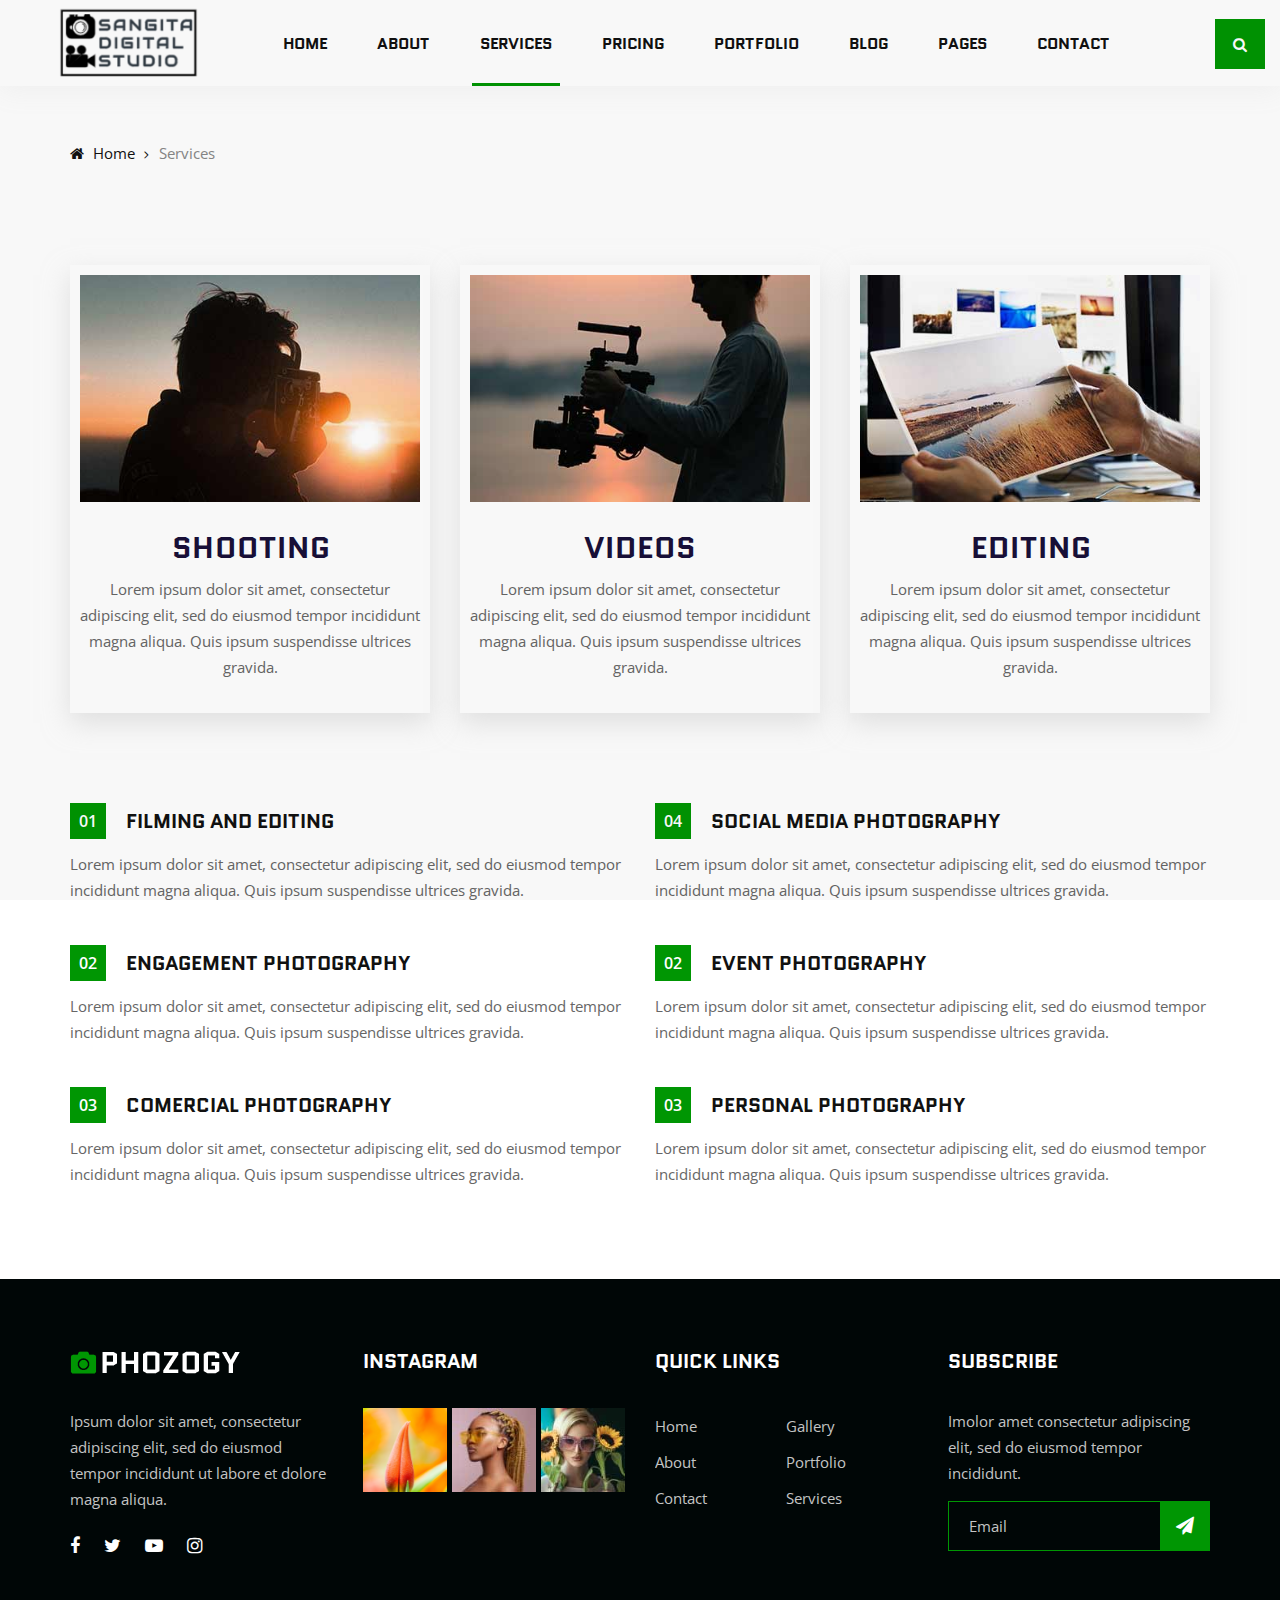
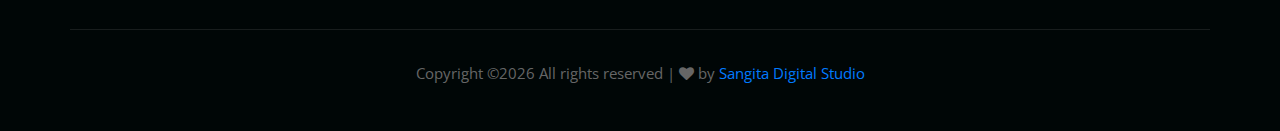
<file: WebContent/jsp/services.html>
<!DOCTYPE html>
<html lang="zxx">

<head>
    <meta charset="UTF-8">
    <meta name="description" content="Phozogy Template">
    <meta name="keywords" content="Phozogy, unica, creative, html">
    <meta name="viewport" content="width=device-width, initial-scale=1.0">
    <meta http-equiv="X-UA-Compatible" content="ie=edge">
    <title>Sangita Digital Studio</title>

    <!-- Google Font -->
    <link href="https://fonts.googleapis.com/css?family=Quantico:400,700&display=swap" rel="stylesheet">
    <link href="https://fonts.googleapis.com/css?family=Open+Sans:400,600,700&display=swap" rel="stylesheet">

    <!-- Css Styles -->
    <link rel="stylesheet" href="css/bootstrap.min.css" type="text/css">
    <link rel="stylesheet" href="css/font-awesome.min.css" type="text/css">
    <link rel="stylesheet" href="css/elegant-icons.css" type="text/css">
    <link rel="stylesheet" href="css/owl.carousel.min.css" type="text/css">
    <link rel="stylesheet" href="css/magnific-popup.css" type="text/css">
    <link rel="stylesheet" href="css/slicknav.min.css" type="text/css">
    <link rel="stylesheet" href="css/style.css" type="text/css">
</head>

<body>
    <!-- Page Preloder -->
    <div id="preloder">
        <div class="loader"></div>
    </div>

    <!-- Header Section Begin -->
    <header class="header-section header-normal">
        <div class="container-fluid">
            <div class="row">
                <div class="col-lg-12">
                    <div class="logo">
                        <a href="./index.html">
                            <img src="img/SangitaDigitalStudioLogo1.png" alt="">
                        </a>
                    </div>
                    <nav class="nav-menu mobile-menu">
                        <ul>
                            <li><a href="./index.html">Home</a></li>
                            <li><a href="./about.html">About</a></li>
                            <li class="active"><a href="./services.html">Services</a></li>
                            <li><a href="./pricing.html">Pricing</a></li>
                            <li><a href="./portfolio.html">Portfolio</a></li>
                            <li><a href="./blog.html">Blog</a></li>
                            <li><a href="#">Pages</a>
                                <ul class="dropdown">
                                    <li><a href="./gallery.html">Gallery</a></li>
                                    <li><a href="./portfolio-details.html">Portfolio Details</a></li>
                                    <li><a href="./blog-details.html">Blog Details</a></li>
                                </ul>
                            </li>
                            <li><a href="./contact.html">Contact</a></li>
                        </ul>
                    </nav>
                    <div class="top-search search-switch">
                        <i class="fa fa-search"></i>
                    </div>
                    <div id="mobile-menu-wrap"></div>
                </div>
            </div>
        </div>
    </header>
    <!-- Header End -->

    <!-- Breadcrumb Begin -->
    <div class="breadcrumb-option spad">
        <div class="container">
            <div class="row">
                <div class="col-lg-12">
                    <div class="bo-links">
                        <a href="./index.html"><i class="fa fa-home"></i> Home</a>
                        <span>Services</span>
                    </div>
                </div>
            </div>
        </div>
    </div>
    <!-- Breadcrumb End -->

    <!-- Services Section Begin -->
    <section class="services-section services-normal spad">
        <div class="container">
            <div class="row">
                <div class="col-lg-4 col-md-6 col-sm-6">
                    <div class="services-item">
                        <img src="img/services/service-1.jpg" alt="">
                        <h3>Shooting</h3>
                        <p>Lorem ipsum dolor sit amet, consectetur adipiscing elit, sed do eiusmod tempor incididunt
                            magna aliqua. Quis ipsum suspendisse ultrices gravida.</p>
                    </div>
                </div>
                <div class="col-lg-4 col-md-6 col-sm-6">
                    <div class="services-item">
                        <img src="img/services/service-2.jpg" alt="">
                        <h3>Videos</h3>
                        <p>Lorem ipsum dolor sit amet, consectetur adipiscing elit, sed do eiusmod tempor incididunt
                            magna aliqua. Quis ipsum suspendisse ultrices gravida.</p>
                    </div>
                </div>
                <div class="col-lg-4 col-md-6 col-sm-6">
                    <div class="services-item">
                        <img src="img/services/service-3.jpg" alt="">
                        <h3>Editing</h3>
                        <p>Lorem ipsum dolor sit amet, consectetur adipiscing elit, sed do eiusmod tempor incididunt
                            magna aliqua. Quis ipsum suspendisse ultrices gravida.</p>
                    </div>
                </div>
            </div>
        </div>
    </section>
    <!-- Services Section End -->

    <!-- Services Option Section Begin -->
    <section class="services-option">
        <div class="container">
            <div class="row">
                <div class="col-lg-6">
                    <div class="so-item">
                        <div class="so-title">
                            <div class="so-number">01</div>
                            <h5>Filming and Editing</h5>
                        </div>
                        <p>Lorem ipsum dolor sit amet, consectetur adipiscing elit, sed do eiusmod tempor incididunt
                            magna aliqua. Quis ipsum suspendisse ultrices gravida.</p>
                    </div>
                    <div class="so-item">
                        <div class="so-title">
                            <div class="so-number">02</div>
                            <h5>Engagement photography</h5>
                        </div>
                        <p>Lorem ipsum dolor sit amet, consectetur adipiscing elit, sed do eiusmod tempor incididunt
                            magna aliqua. Quis ipsum suspendisse ultrices gravida.</p>
                    </div>
                    <div class="so-item">
                        <div class="so-title">
                            <div class="so-number">03</div>
                            <h5>Comercial photography</h5>
                        </div>
                        <p>Lorem ipsum dolor sit amet, consectetur adipiscing elit, sed do eiusmod tempor incididunt
                            magna aliqua. Quis ipsum suspendisse ultrices gravida.</p>
                    </div>
                </div>
                <div class="col-lg-6">
                    <div class="so-item">
                        <div class="so-title">
                            <div class="so-number">04</div>
                            <h5>Social media photography</h5>
                        </div>
                        <p>Lorem ipsum dolor sit amet, consectetur adipiscing elit, sed do eiusmod tempor incididunt
                            magna aliqua. Quis ipsum suspendisse ultrices gravida.</p>
                    </div>
                    <div class="so-item">
                        <div class="so-title">
                            <div class="so-number">02</div>
                            <h5>Event Photography</h5>
                        </div>
                        <p>Lorem ipsum dolor sit amet, consectetur adipiscing elit, sed do eiusmod tempor incididunt
                            magna aliqua. Quis ipsum suspendisse ultrices gravida.</p>
                    </div>
                    <div class="so-item">
                        <div class="so-title">
                            <div class="so-number">03</div>
                            <h5>personal photography</h5>
                        </div>
                        <p>Lorem ipsum dolor sit amet, consectetur adipiscing elit, sed do eiusmod tempor incididunt
                            magna aliqua. Quis ipsum suspendisse ultrices gravida.</p>
                    </div>
                </div>
            </div>
        </div>
    </section>
    <!-- Services Option Section End -->

    <!-- Footer Section Begin -->
    <footer class="footer-section">
        <div class="container">
            <div class="row">
                <div class="col-lg-3 col-md-6 col-sm-6">
                    <div class="fs-about">
                        <div class="fa-logo">
                            <a href="#">
                                <img src="img/f-logo.png" alt="">
                            </a>
                        </div>
                        <p>Ipsum dolor sit amet, consectetur adipiscing elit, sed do eiusmod tempor incididunt ut labore
                            et dolore magna aliqua.</p>
                        <div class="fa-social">
                            <a href="https://www.facebook.com/"><i class="fa fa-facebook"></i></a>
                            <a href="#"><i class="fa fa-twitter"></i></a>
                            <a href="#"><i class="fa fa-youtube-play"></i></a>
                            <a href="#"><i class="fa fa-instagram"></i></a>
                        </div>
                    </div>
                </div>
                <div class="col-lg-3 col-md-6 col-sm-6">
                    <div class="fs-widget">
                        <h5>Instagram</h5>
                        <div class="fw-instagram">
                            <img src="img/instagram/insta-1.jpg" alt="">
                            <img src="img/instagram/insta-2.jpg" alt="">
                            <img src="img/instagram/insta-3.jpg" alt="">
                        </div>
                    </div>
                </div>
                <div class="col-lg-3 col-md-6 col-sm-6">
                    <div class="fs-widget">
                        <h5>Quick links</h5>
                        <ul>
                            <li><a href="#">Home</a></li>
                            <li><a href="#">About</a></li>
                            <li><a href="#">Contact</a></li>
                        </ul>
                        <ul>
                            <li><a href="#">Gallery</a></li>
                            <li><a href="#">Portfolio</a></li>
                            <li><a href="#">Services</a></li>
                        </ul>
                    </div>
                </div>
                <div class="col-lg-3 col-md-6 col-sm-6">
                    <div class="fs-widget">
                        <h5>Subscribe</h5>
                        <p>Imolor amet consectetur adipiscing elit, sed do eiusmod tempor incididunt.</p>
                        <div class="fw-subscribe">
                            <form action="#">
                                <input type="text" placeholder="Email">
                                <button type="submit"><i class="fa fa-send"></i></button>
                            </form>
                        </div>
                    </div>
                </div>
                <div class="col-lg-12">
                    <div class="copyright-text">
                        <p><!-- Link back to Colorlib can't be removed. Template is licensed under CC BY 3.0. -->
  Copyright &copy;<script>document.write(new Date().getFullYear());</script> All rights reserved |  <i class="fa fa-heart" aria-hidden="true"></i> by <a href="#" target="_blank">Sangita Digital Studio</a>
  <!-- Link back to Colorlib can't be removed. Template is licensed under CC BY 3.0. --></p>
                    </div>
                </div>
            </div>
        </div>
    </footer>
    <!-- Footer Section End -->

    <!-- Search model Begin -->
    <div class="search-model">
        <div class="h-100 d-flex align-items-center justify-content-center">
            <div class="search-close-switch">+</div>
            <form class="search-model-form">
                <input type="text" id="search-input" placeholder="Search here.....">
            </form>
        </div>
    </div>
    <!-- Search model end -->

    <!-- Js Plugins -->
    <script src="js/jquery-3.3.1.min.js"></script>
    <script src="js/bootstrap.min.js"></script>
    <script src="js/jquery.magnific-popup.min.js"></script>
    <script src="js/isotope.pkgd.min.js"></script>
    <script src="js/masonry.pkgd.min.js"></script>
    <script src="js/jquery.slicknav.js"></script>
    <script src="js/owl.carousel.min.js"></script>
    <script src="js/main.js"></script>
</body>

</html>
</file>
<file: WebContent/jsp/css/elegant-icons.css>
@font-face {
	font-family: 'ElegantIcons';
	src:url('../fonts/ElegantIcons.eot');
	src:url('../fonts/ElegantIcons.eot?#iefix') format('embedded-opentype'),
		url('../fonts/ElegantIcons.woff') format('woff'),
		url('../fonts/ElegantIcons.ttf') format('truetype'),
		url('../fonts/ElegantIcons.svg#ElegantIcons') format('svg');
	font-weight: normal;
	font-style: normal;
}

/* Use the following CSS code if you want to use data attributes for inserting your icons */
[data-icon]:before {
	font-family: 'ElegantIcons';
	content: attr(data-icon);
	speak: none;
	font-weight: normal;
	font-variant: normal;
	text-transform: none;
	line-height: 1;
	-webkit-font-smoothing: antialiased;
	-moz-osx-font-smoothing: grayscale;
}

/* Use the following CSS code if you want to have a class per icon */
/*
Instead of a list of all class selectors,
you can use the generic selector below, but it's slower:
[class*="your-class-prefix"] {
*/
.arrow_up, .arrow_down, .arrow_left, .arrow_right, .arrow_left-up, .arrow_right-up, .arrow_right-down, .arrow_left-down, .arrow-up-down, .arrow_up-down_alt, .arrow_left-right_alt, .arrow_left-right, .arrow_expand_alt2, .arrow_expand_alt, .arrow_condense, .arrow_expand, .arrow_move, .arrow_carrot-up, .arrow_carrot-down, .arrow_carrot-left, .arrow_carrot-right, .arrow_carrot-2up, .arrow_carrot-2down, .arrow_carrot-2left, .arrow_carrot-2right, .arrow_carrot-up_alt2, .arrow_carrot-down_alt2, .arrow_carrot-left_alt2, .arrow_carrot-right_alt2, .arrow_carrot-2up_alt2, .arrow_carrot-2down_alt2, .arrow_carrot-2left_alt2, .arrow_carrot-2right_alt2, .arrow_triangle-up, .arrow_triangle-down, .arrow_triangle-left, .arrow_triangle-right, .arrow_triangle-up_alt2, .arrow_triangle-down_alt2, .arrow_triangle-left_alt2, .arrow_triangle-right_alt2, .arrow_back, .icon_minus-06, .icon_plus, .icon_close, .icon_check, .icon_minus_alt2, .icon_plus_alt2, .icon_close_alt2, .icon_check_alt2, .icon_zoom-out_alt, .icon_zoom-in_alt, .icon_search, .icon_box-empty, .icon_box-selected, .icon_minus-box, .icon_plus-box, .icon_box-checked, .icon_circle-empty, .icon_circle-slelected, .icon_stop_alt2, .icon_stop, .icon_pause_alt2, .icon_pause, .icon_menu, .icon_menu-square_alt2, .icon_menu-circle_alt2, .icon_ul, .icon_ol, .icon_adjust-horiz, .icon_adjust-vert, .icon_document_alt, .icon_documents_alt, .icon_pencil, .icon_pencil-edit_alt, .icon_pencil-edit, .icon_folder-alt, .icon_folder-open_alt, .icon_folder-add_alt, .icon_info_alt, .icon_error-oct_alt, .icon_error-circle_alt, .icon_error-triangle_alt, .icon_question_alt2, .icon_question, .icon_comment_alt, .icon_chat_alt, .icon_vol-mute_alt, .icon_volume-low_alt, .icon_volume-high_alt, .icon_quotations, .icon_quotations_alt2, .icon_clock_alt, .icon_lock_alt, .icon_lock-open_alt, .icon_key_alt, .icon_cloud_alt, .icon_cloud-upload_alt, .icon_cloud-download_alt, .icon_image, .icon_images, .icon_lightbulb_alt, .icon_gift_alt, .icon_house_alt, .icon_genius, .icon_mobile, .icon_tablet, .icon_laptop, .icon_desktop, .icon_camera_alt, .icon_mail_alt, .icon_cone_alt, .icon_ribbon_alt, .icon_bag_alt, .icon_creditcard, .icon_cart_alt, .icon_paperclip, .icon_tag_alt, .icon_tags_alt, .icon_trash_alt, .icon_cursor_alt, .icon_mic_alt, .icon_compass_alt, .icon_pin_alt, .icon_pushpin_alt, .icon_map_alt, .icon_drawer_alt, .icon_toolbox_alt, .icon_book_alt, .icon_calendar, .icon_film, .icon_table, .icon_contacts_alt, .icon_headphones, .icon_lifesaver, .icon_piechart, .icon_refresh, .icon_link_alt, .icon_link, .icon_loading, .icon_blocked, .icon_archive_alt, .icon_heart_alt, .icon_star_alt, .icon_star-half_alt, .icon_star, .icon_star-half, .icon_tools, .icon_tool, .icon_cog, .icon_cogs, .arrow_up_alt, .arrow_down_alt, .arrow_left_alt, .arrow_right_alt, .arrow_left-up_alt, .arrow_right-up_alt, .arrow_right-down_alt, .arrow_left-down_alt, .arrow_condense_alt, .arrow_expand_alt3, .arrow_carrot_up_alt, .arrow_carrot-down_alt, .arrow_carrot-left_alt, .arrow_carrot-right_alt, .arrow_carrot-2up_alt, .arrow_carrot-2dwnn_alt, .arrow_carrot-2left_alt, .arrow_carrot-2right_alt, .arrow_triangle-up_alt, .arrow_triangle-down_alt, .arrow_triangle-left_alt, .arrow_triangle-right_alt, .icon_minus_alt, .icon_plus_alt, .icon_close_alt, .icon_check_alt, .icon_zoom-out, .icon_zoom-in, .icon_stop_alt, .icon_menu-square_alt, .icon_menu-circle_alt, .icon_document, .icon_documents, .icon_pencil_alt, .icon_folder, .icon_folder-open, .icon_folder-add, .icon_folder_upload, .icon_folder_download, .icon_info, .icon_error-circle, .icon_error-oct, .icon_error-triangle, .icon_question_alt, .icon_comment, .icon_chat, .icon_vol-mute, .icon_volume-low, .icon_volume-high, .icon_quotations_alt, .icon_clock, .icon_lock, .icon_lock-open, .icon_key, .icon_cloud, .icon_cloud-upload, .icon_cloud-download, .icon_lightbulb, .icon_gift, .icon_house, .icon_camera, .icon_mail, .icon_cone, .icon_ribbon, .icon_bag, .icon_cart, .icon_tag, .icon_tags, .icon_trash, .icon_cursor, .icon_mic, .icon_compass, .icon_pin, .icon_pushpin, .icon_map, .icon_drawer, .icon_toolbox, .icon_book, .icon_contacts, .icon_archive, .icon_heart, .icon_profile, .icon_group, .icon_grid-2x2, .icon_grid-3x3, .icon_music, .icon_pause_alt, .icon_phone, .icon_upload, .icon_download, .social_facebook, .social_twitter, .social_pinterest, .social_googleplus, .social_tumblr, .social_tumbleupon, .social_wordpress, .social_instagram, .social_dribbble, .social_vimeo, .social_linkedin, .social_rss, .social_deviantart, .social_share, .social_myspace, .social_skype, .social_youtube, .social_picassa, .social_googledrive, .social_flickr, .social_blogger, .social_spotify, .social_delicious, .social_facebook_circle, .social_twitter_circle, .social_pinterest_circle, .social_googleplus_circle, .social_tumblr_circle, .social_stumbleupon_circle, .social_wordpress_circle, .social_instagram_circle, .social_dribbble_circle, .social_vimeo_circle, .social_linkedin_circle, .social_rss_circle, .social_deviantart_circle, .social_share_circle, .social_myspace_circle, .social_skype_circle, .social_youtube_circle, .social_picassa_circle, .social_googledrive_alt2, .social_flickr_circle, .social_blogger_circle, .social_spotify_circle, .social_delicious_circle, .social_facebook_square, .social_twitter_square, .social_pinterest_square, .social_googleplus_square, .social_tumblr_square, .social_stumbleupon_square, .social_wordpress_square, .social_instagram_square, .social_dribbble_square, .social_vimeo_square, .social_linkedin_square, .social_rss_square, .social_deviantart_square, .social_share_square, .social_myspace_square, .social_skype_square, .social_youtube_square, .social_picassa_square, .social_googledrive_square, .social_flickr_square, .social_blogger_square, .social_spotify_square, .social_delicious_square, .icon_printer, .icon_calulator, .icon_building, .icon_floppy, .icon_drive, .icon_search-2, .icon_id, .icon_id-2, .icon_puzzle, .icon_like, .icon_dislike, .icon_mug, .icon_currency, .icon_wallet, .icon_pens, .icon_easel, .icon_flowchart, .icon_datareport, .icon_briefcase, .icon_shield, .icon_percent, .icon_globe, .icon_globe-2, .icon_target, .icon_hourglass, .icon_balance, .icon_rook, .icon_printer-alt, .icon_calculator_alt, .icon_building_alt, .icon_floppy_alt, .icon_drive_alt, .icon_search_alt, .icon_id_alt, .icon_id-2_alt, .icon_puzzle_alt, .icon_like_alt, .icon_dislike_alt, .icon_mug_alt, .icon_currency_alt, .icon_wallet_alt, .icon_pens_alt, .icon_easel_alt, .icon_flowchart_alt, .icon_datareport_alt, .icon_briefcase_alt, .icon_shield_alt, .icon_percent_alt, .icon_globe_alt, .icon_clipboard {
	font-family: 'ElegantIcons';
	speak: none;
	font-style: normal;
	font-weight: normal;
	font-variant: normal;
	text-transform: none;
	line-height: 1;
	-webkit-font-smoothing: antialiased;
}
.arrow_up:before {
	content: "\21";
}
.arrow_down:before {
	content: "\22";
}
.arrow_left:before {
	content: "\23";
}
.arrow_right:before {
	content: "\24";
}
.arrow_left-up:before {
	content: "\25";
}
.arrow_right-up:before {
	content: "\26";
}
.arrow_right-down:before {
	content: "\27";
}
.arrow_left-down:before {
	content: "\28";
}
.arrow-up-down:before {
	content: "\29";
}
.arrow_up-down_alt:before {
	content: "\2a";
}
.arrow_left-right_alt:before {
	content: "\2b";
}
.arrow_left-right:before {
	content: "\2c";
}
.arrow_expand_alt2:before {
	content: "\2d";
}
.arrow_expand_alt:before {
	content: "\2e";
}
.arrow_condense:before {
	content: "\2f";
}
.arrow_expand:before {
	content: "\30";
}
.arrow_move:before {
	content: "\31";
}
.arrow_carrot-up:before {
	content: "\32";
}
.arrow_carrot-down:before {
	content: "\33";
}
.arrow_carrot-left:before {
	content: "\34";
}
.arrow_carrot-right:before {
	content: "\35";
}
.arrow_carrot-2up:before {
	content: "\36";
}
.arrow_carrot-2down:before {
	content: "\37";
}
.arrow_carrot-2left:before {
	content: "\38";
}
.arrow_carrot-2right:before {
	content: "\39";
}
.arrow_carrot-up_alt2:before {
	content: "\3a";
}
.arrow_carrot-down_alt2:before {
	content: "\3b";
}
.arrow_carrot-left_alt2:before {
	content: "\3c";
}
.arrow_carrot-right_alt2:before {
	content: "\3d";
}
.arrow_carrot-2up_alt2:before {
	content: "\3e";
}
.arrow_carrot-2down_alt2:before {
	content: "\3f";
}
.arrow_carrot-2left_alt2:before {
	content: "\40";
}
.arrow_carrot-2right_alt2:before {
	content: "\41";
}
.arrow_triangle-up:before {
	content: "\42";
}
.arrow_triangle-down:before {
	content: "\43";
}
.arrow_triangle-left:before {
	content: "\44";
}
.arrow_triangle-right:before {
	content: "\45";
}
.arrow_triangle-up_alt2:before {
	content: "\46";
}
.arrow_triangle-down_alt2:before {
	content: "\47";
}
.arrow_triangle-left_alt2:before {
	content: "\48";
}
.arrow_triangle-right_alt2:before {
	content: "\49";
}
.arrow_back:before {
	content: "\4a";
}
.icon_minus-06:before {
	content: "\4b";
}
.icon_plus:before {
	content: "\4c";
}
.icon_close:before {
	content: "\4d";
}
.icon_check:before {
	content: "\4e";
}
.icon_minus_alt2:before {
	content: "\4f";
}
.icon_plus_alt2:before {
	content: "\50";
}
.icon_close_alt2:before {
	content: "\51";
}
.icon_check_alt2:before {
	content: "\52";
}
.icon_zoom-out_alt:before {
	content: "\53";
}
.icon_zoom-in_alt:before {
	content: "\54";
}
.icon_search:before {
	content: "\55";
}
.icon_box-empty:before {
	content: "\56";
}
.icon_box-selected:before {
	content: "\57";
}
.icon_minus-box:before {
	content: "\58";
}
.icon_plus-box:before {
	content: "\59";
}
.icon_box-checked:before {
	content: "\5a";
}
.icon_circle-empty:before {
	content: "\5b";
}
.icon_circle-slelected:before {
	content: "\5c";
}
.icon_stop_alt2:before {
	content: "\5d";
}
.icon_stop:before {
	content: "\5e";
}
.icon_pause_alt2:before {
	content: "\5f";
}
.icon_pause:before {
	content: "\60";
}
.icon_menu:before {
	content: "\61";
}
.icon_menu-square_alt2:before {
	content: "\62";
}
.icon_menu-circle_alt2:before {
	content: "\63";
}
.icon_ul:before {
	content: "\64";
}
.icon_ol:before {
	content: "\65";
}
.icon_adjust-horiz:before {
	content: "\66";
}
.icon_adjust-vert:before {
	content: "\67";
}
.icon_document_alt:before {
	content: "\68";
}
.icon_documents_alt:before {
	content: "\69";
}
.icon_pencil:before {
	content: "\6a";
}
.icon_pencil-edit_alt:before {
	content: "\6b";
}
.icon_pencil-edit:before {
	content: "\6c";
}
.icon_folder-alt:before {
	content: "\6d";
}
.icon_folder-open_alt:before {
	content: "\6e";
}
.icon_folder-add_alt:before {
	content: "\6f";
}
.icon_info_alt:before {
	content: "\70";
}
.icon_error-oct_alt:before {
	content: "\71";
}
.icon_error-circle_alt:before {
	content: "\72";
}
.icon_error-triangle_alt:before {
	content: "\73";
}
.icon_question_alt2:before {
	content: "\74";
}
.icon_question:before {
	content: "\75";
}
.icon_comment_alt:before {
	content: "\76";
}
.icon_chat_alt:before {
	content: "\77";
}
.icon_vol-mute_alt:before {
	content: "\78";
}
.icon_volume-low_alt:before {
	content: "\79";
}
.icon_volume-high_alt:before {
	content: "\7a";
}
.icon_quotations:before {
	content: "\7b";
}
.icon_quotations_alt2:before {
	content: "\7c";
}
.icon_clock_alt:before {
	content: "\7d";
}
.icon_lock_alt:before {
	content: "\7e";
}
.icon_lock-open_alt:before {
	content: "\e000";
}
.icon_key_alt:before {
	content: "\e001";
}
.icon_cloud_alt:before {
	content: "\e002";
}
.icon_cloud-upload_alt:before {
	content: "\e003";
}
.icon_cloud-download_alt:before {
	content: "\e004";
}
.icon_image:before {
	content: "\e005";
}
.icon_images:before {
	content: "\e006";
}
.icon_lightbulb_alt:before {
	content: "\e007";
}
.icon_gift_alt:before {
	content: "\e008";
}
.icon_house_alt:before {
	content: "\e009";
}
.icon_genius:before {
	content: "\e00a";
}
.icon_mobile:before {
	content: "\e00b";
}
.icon_tablet:before {
	content: "\e00c";
}
.icon_laptop:before {
	content: "\e00d";
}
.icon_desktop:before {
	content: "\e00e";
}
.icon_camera_alt:before {
	content: "\e00f";
}
.icon_mail_alt:before {
	content: "\e010";
}
.icon_cone_alt:before {
	content: "\e011";
}
.icon_ribbon_alt:before {
	content: "\e012";
}
.icon_bag_alt:before {
	content: "\e013";
}
.icon_creditcard:before {
	content: "\e014";
}
.icon_cart_alt:before {
	content: "\e015";
}
.icon_paperclip:before {
	content: "\e016";
}
.icon_tag_alt:before {
	content: "\e017";
}
.icon_tags_alt:before {
	content: "\e018";
}
.icon_trash_alt:before {
	content: "\e019";
}
.icon_cursor_alt:before {
	content: "\e01a";
}
.icon_mic_alt:before {
	content: "\e01b";
}
.icon_compass_alt:before {
	content: "\e01c";
}
.icon_pin_alt:before {
	content: "\e01d";
}
.icon_pushpin_alt:before {
	content: "\e01e";
}
.icon_map_alt:before {
	content: "\e01f";
}
.icon_drawer_alt:before {
	content: "\e020";
}
.icon_toolbox_alt:before {
	content: "\e021";
}
.icon_book_alt:before {
	content: "\e022";
}
.icon_calendar:before {
	content: "\e023";
}
.icon_film:before {
	content: "\e024";
}
.icon_table:before {
	content: "\e025";
}
.icon_contacts_alt:before {
	content: "\e026";
}
.icon_headphones:before {
	content: "\e027";
}
.icon_lifesaver:before {
	content: "\e028";
}
.icon_piechart:before {
	content: "\e029";
}
.icon_refresh:before {
	content: "\e02a";
}
.icon_link_alt:before {
	content: "\e02b";
}
.icon_link:before {
	content: "\e02c";
}
.icon_loading:before {
	content: "\e02d";
}
.icon_blocked:before {
	content: "\e02e";
}
.icon_archive_alt:before {
	content: "\e02f";
}
.icon_heart_alt:before {
	content: "\e030";
}
.icon_star_alt:before {
	content: "\e031";
}
.icon_star-half_alt:before {
	content: "\e032";
}
.icon_star:before {
	content: "\e033";
}
.icon_star-half:before {
	content: "\e034";
}
.icon_tools:before {
	content: "\e035";
}
.icon_tool:before {
	content: "\e036";
}
.icon_cog:before {
	content: "\e037";
}
.icon_cogs:before {
	content: "\e038";
}
.arrow_up_alt:before {
	content: "\e039";
}
.arrow_down_alt:before {
	content: "\e03a";
}
.arrow_left_alt:before {
	content: "\e03b";
}
.arrow_right_alt:before {
	content: "\e03c";
}
.arrow_left-up_alt:before {
	content: "\e03d";
}
.arrow_right-up_alt:before {
	content: "\e03e";
}
.arrow_right-down_alt:before {
	content: "\e03f";
}
.arrow_left-down_alt:before {
	content: "\e040";
}
.arrow_condense_alt:before {
	content: "\e041";
}
.arrow_expand_alt3:before {
	content: "\e042";
}
.arrow_carrot_up_alt:before {
	content: "\e043";
}
.arrow_carrot-down_alt:before {
	content: "\e044";
}
.arrow_carrot-left_alt:before {
	content: "\e045";
}
.arrow_carrot-right_alt:before {
	content: "\e046";
}
.arrow_carrot-2up_alt:before {
	content: "\e047";
}
.arrow_carrot-2dwnn_alt:before {
	content: "\e048";
}
.arrow_carrot-2left_alt:before {
	content: "\e049";
}
.arrow_carrot-2right_alt:before {
	content: "\e04a";
}
.arrow_triangle-up_alt:before {
	content: "\e04b";
}
.arrow_triangle-down_alt:before {
	content: "\e04c";
}
.arrow_triangle-left_alt:before {
	content: "\e04d";
}
.arrow_triangle-right_alt:before {
	content: "\e04e";
}
.icon_minus_alt:before {
	content: "\e04f";
}
.icon_plus_alt:before {
	content: "\e050";
}
.icon_close_alt:before {
	content: "\e051";
}
.icon_check_alt:before {
	content: "\e052";
}
.icon_zoom-out:before {
	content: "\e053";
}
.icon_zoom-in:before {
	content: "\e054";
}
.icon_stop_alt:before {
	content: "\e055";
}
.icon_menu-square_alt:before {
	content: "\e056";
}
.icon_menu-circle_alt:before {
	content: "\e057";
}
.icon_document:before {
	content: "\e058";
}
.icon_documents:before {
	content: "\e059";
}
.icon_pencil_alt:before {
	content: "\e05a";
}
.icon_folder:before {
	content: "\e05b";
}
.icon_folder-open:before {
	content: "\e05c";
}
.icon_folder-add:before {
	content: "\e05d";
}
.icon_folder_upload:before {
	content: "\e05e";
}
.icon_folder_download:before {
	content: "\e05f";
}
.icon_info:before {
	content: "\e060";
}
.icon_error-circle:before {
	content: "\e061";
}
.icon_error-oct:before {
	content: "\e062";
}
.icon_error-triangle:before {
	content: "\e063";
}
.icon_question_alt:before {
	content: "\e064";
}
.icon_comment:before {
	content: "\e065";
}
.icon_chat:before {
	content: "\e066";
}
.icon_vol-mute:before {
	content: "\e067";
}
.icon_volume-low:before {
	content: "\e068";
}
.icon_volume-high:before {
	content: "\e069";
}
.icon_quotations_alt:before {
	content: "\e06a";
}
.icon_clock:before {
	content: "\e06b";
}
.icon_lock:before {
	content: "\e06c";
}
.icon_lock-open:before {
	content: "\e06d";
}
.icon_key:before {
	content: "\e06e";
}
.icon_cloud:before {
	content: "\e06f";
}
.icon_cloud-upload:before {
	content: "\e070";
}
.icon_cloud-download:before {
	content: "\e071";
}
.icon_lightbulb:before {
	content: "\e072";
}
.icon_gift:before {
	content: "\e073";
}
.icon_house:before {
	content: "\e074";
}
.icon_camera:before {
	content: "\e075";
}
.icon_mail:before {
	content: "\e076";
}
.icon_cone:before {
	content: "\e077";
}
.icon_ribbon:before {
	content: "\e078";
}
.icon_bag:before {
	content: "\e079";
}
.icon_cart:before {
	content: "\e07a";
}
.icon_tag:before {
	content: "\e07b";
}
.icon_tags:before {
	content: "\e07c";
}
.icon_trash:before {
	content: "\e07d";
}
.icon_cursor:before {
	content: "\e07e";
}
.icon_mic:before {
	content: "\e07f";
}
.icon_compass:before {
	content: "\e080";
}
.icon_pin:before {
	content: "\e081";
}
.icon_pushpin:before {
	content: "\e082";
}
.icon_map:before {
	content: "\e083";
}
.icon_drawer:before {
	content: "\e084";
}
.icon_toolbox:before {
	content: "\e085";
}
.icon_book:before {
	content: "\e086";
}
.icon_contacts:before {
	content: "\e087";
}
.icon_archive:before {
	content: "\e088";
}
.icon_heart:before {
	content: "\e089";
}
.icon_profile:before {
	content: "\e08a";
}
.icon_group:before {
	content: "\e08b";
}
.icon_grid-2x2:before {
	content: "\e08c";
}
.icon_grid-3x3:before {
	content: "\e08d";
}
.icon_music:before {
	content: "\e08e";
}
.icon_pause_alt:before {
	content: "\e08f";
}
.icon_phone:before {
	content: "\e090";
}
.icon_upload:before {
	content: "\e091";
}
.icon_download:before {
	content: "\e092";
}
.social_facebook:before {
	content: "\e093";
}
.social_twitter:before {
	content: "\e094";
}
.social_pinterest:before {
	content: "\e095";
}
.social_googleplus:before {
	content: "\e096";
}
.social_tumblr:before {
	content: "\e097";
}
.social_tumbleupon:before {
	content: "\e098";
}
.social_wordpress:before {
	content: "\e099";
}
.social_instagram:before {
	content: "\e09a";
}
.social_dribbble:before {
	content: "\e09b";
}
.social_vimeo:before {
	content: "\e09c";
}
.social_linkedin:before {
	content: "\e09d";
}
.social_rss:before {
	content: "\e09e";
}
.social_deviantart:before {
	content: "\e09f";
}
.social_share:before {
	content: "\e0a0";
}
.social_myspace:before {
	content: "\e0a1";
}
.social_skype:before {
	content: "\e0a2";
}
.social_youtube:before {
	content: "\e0a3";
}
.social_picassa:before {
	content: "\e0a4";
}
.social_googledrive:before {
	content: "\e0a5";
}
.social_flickr:before {
	content: "\e0a6";
}
.social_blogger:before {
	content: "\e0a7";
}
.social_spotify:before {
	content: "\e0a8";
}
.social_delicious:before {
	content: "\e0a9";
}
.social_facebook_circle:before {
	content: "\e0aa";
}
.social_twitter_circle:before {
	content: "\e0ab";
}
.social_pinterest_circle:before {
	content: "\e0ac";
}
.social_googleplus_circle:before {
	content: "\e0ad";
}
.social_tumblr_circle:before {
	content: "\e0ae";
}
.social_stumbleupon_circle:before {
	content: "\e0af";
}
.social_wordpress_circle:before {
	content: "\e0b0";
}
.social_instagram_circle:before {
	content: "\e0b1";
}
.social_dribbble_circle:before {
	content: "\e0b2";
}
.social_vimeo_circle:before {
	content: "\e0b3";
}
.social_linkedin_circle:before {
	content: "\e0b4";
}
.social_rss_circle:before {
	content: "\e0b5";
}
.social_deviantart_circle:before {
	content: "\e0b6";
}
.social_share_circle:before {
	content: "\e0b7";
}
.social_myspace_circle:before {
	content: "\e0b8";
}
.social_skype_circle:before {
	content: "\e0b9";
}
.social_youtube_circle:before {
	content: "\e0ba";
}
.social_picassa_circle:before {
	content: "\e0bb";
}
.social_googledrive_alt2:before {
	content: "\e0bc";
}
.social_flickr_circle:before {
	content: "\e0bd";
}
.social_blogger_circle:before {
	content: "\e0be";
}
.social_spotify_circle:before {
	content: "\e0bf";
}
.social_delicious_circle:before {
	content: "\e0c0";
}
.social_facebook_square:before {
	content: "\e0c1";
}
.social_twitter_square:before {
	content: "\e0c2";
}
.social_pinterest_square:before {
	content: "\e0c3";
}
.social_googleplus_square:before {
	content: "\e0c4";
}
.social_tumblr_square:before {
	content: "\e0c5";
}
.social_stumbleupon_square:before {
	content: "\e0c6";
}
.social_wordpress_square:before {
	content: "\e0c7";
}
.social_instagram_square:before {
	content: "\e0c8";
}
.social_dribbble_square:before {
	content: "\e0c9";
}
.social_vimeo_square:before {
	content: "\e0ca";
}
.social_linkedin_square:before {
	content: "\e0cb";
}
.social_rss_square:before {
	content: "\e0cc";
}
.social_deviantart_square:before {
	content: "\e0cd";
}
.social_share_square:before {
	content: "\e0ce";
}
.social_myspace_square:before {
	content: "\e0cf";
}
.social_skype_square:before {
	content: "\e0d0";
}
.social_youtube_square:before {
	content: "\e0d1";
}
.social_picassa_square:before {
	content: "\e0d2";
}
.social_googledrive_square:before {
	content: "\e0d3";
}
.social_flickr_square:before {
	content: "\e0d4";
}
.social_blogger_square:before {
	content: "\e0d5";
}
.social_spotify_square:before {
	content: "\e0d6";
}
.social_delicious_square:before {
	content: "\e0d7";
}
.icon_printer:before {
	content: "\e103";
}
.icon_calulator:before {
	content: "\e0ee";
}
.icon_building:before {
	content: "\e0ef";
}
.icon_floppy:before {
	content: "\e0e8";
}
.icon_drive:before {
	content: "\e0ea";
}
.icon_search-2:before {
	content: "\e101";
}
.icon_id:before {
	content: "\e107";
}
.icon_id-2:before {
	content: "\e108";
}
.icon_puzzle:before {
	content: "\e102";
}
.icon_like:before {
	content: "\e106";
}
.icon_dislike:before {
	content: "\e0eb";
}
.icon_mug:before {
	content: "\e105";
}
.icon_currency:before {
	content: "\e0ed";
}
.icon_wallet:before {
	content: "\e100";
}
.icon_pens:before {
	content: "\e104";
}
.icon_easel:before {
	content: "\e0e9";
}
.icon_flowchart:before {
	content: "\e109";
}
.icon_datareport:before {
	content: "\e0ec";
}
.icon_briefcase:before {
	content: "\e0fe";
}
.icon_shield:before {
	content: "\e0f6";
}
.icon_percent:before {
	content: "\e0fb";
}
.icon_globe:before {
	content: "\e0e2";
}
.icon_globe-2:before {
	content: "\e0e3";
}
.icon_target:before {
	content: "\e0f5";
}
.icon_hourglass:before {
	content: "\e0e1";
}
.icon_balance:before {
	content: "\e0ff";
}
.icon_rook:before {
	content: "\e0f8";
}
.icon_printer-alt:before {
	content: "\e0fa";
}
.icon_calculator_alt:before {
	content: "\e0e7";
}
.icon_building_alt:before {
	content: "\e0fd";
}
.icon_floppy_alt:before {
	content: "\e0e4";
}
.icon_drive_alt:before {
	content: "\e0e5";
}
.icon_search_alt:before {
	content: "\e0f7";
}
.icon_id_alt:before {
	content: "\e0e0";
}
.icon_id-2_alt:before {
	content: "\e0fc";
}
.icon_puzzle_alt:before {
	content: "\e0f9";
}
.icon_like_alt:before {
	content: "\e0dd";
}
.icon_dislike_alt:before {
	content: "\e0f1";
}
.icon_mug_alt:before {
	content: "\e0dc";
}
.icon_currency_alt:before {
	content: "\e0f3";
}
.icon_wallet_alt:before {
	content: "\e0d8";
}
.icon_pens_alt:before {
	content: "\e0db";
}
.icon_easel_alt:before {
	content: "\e0f0";
}
.icon_flowchart_alt:before {
	content: "\e0df";
}
.icon_datareport_alt:before {
	content: "\e0f2";
}
.icon_briefcase_alt:before {
	content: "\e0f4";
}
.icon_shield_alt:before {
	content: "\e0d9";
}
.icon_percent_alt:before {
	content: "\e0da";
}
.icon_globe_alt:before {
	content: "\e0de";
}
.icon_clipboard:before {
	content: "\e0e6";
}


	.glyph {
		float: left;
		text-align: center;
		padding: .75em;
		margin: .4em 1.5em .75em 0;
		width: 6em;
text-shadow: none;
	}
        .glyph_big {
        font-size: 128px;
        color: #59c5dc;
        float: left;
        margin-right: 20px;
        }

        .glyph div { padding-bottom: 10px;}

	.glyph input {
		font-family: consolas, monospace;
		font-size: 12px;
		width: 100%;
		text-align: center;
		border: 0;
		box-shadow: 0 0 0 1px #ccc;
		padding: .2em;
                -moz-border-radius: 5px;
                -webkit-border-radius: 5px;
	}
	.centered {
		margin-left: auto;
		margin-right: auto;
	}
	.glyph .fs1 {
		font-size: 2em;
	}
</file>
<file: WebContent/jsp/css/style.css>
/******************************************************************
  Template Name: Phozogy
  Description:  Phozogy photography HTML Template
  Author: Colorlib
  Author URI: https://colorlib.com
  Version: 1.0
  Created: Colorlib
******************************************************************/

/*------------------------------------------------------------------
[Table of contents]

1.  Template default CSS
	1.1	Variables
	1.2	Mixins
	1.3	Flexbox
	1.4	Reset
2.  Helper Css
3.  Header Section
4.  Hero Section
5.  Service Section
6.  Categories Section
7.  Portfolio Section
8.  Trainer Section
9.  Contact
10.  Footer Style

-------------------------------------------------------------------*/

/*----------------------------------------*/

/* Template default CSS
/*----------------------------------------*/

html,
body {
	height: 100%;
	font-family: "Open Sans", sans-serif;
	-webkit-font-smoothing: antialiased;
	font-smoothing: antialiased;
}

h1,
h2,
h3,
h4,
h5,
h6 {
	margin: 0;
	color: #111111;
	font-weight: 400;
	font-family: "Quantico", sans-serif;
}

h1 {
	font-size: 70px;
}

h2 {
	font-size: 36px;
}

h3 {
	font-size: 30px;
}

h4 {
	font-size: 24px;
}

h5 {
	font-size: 18px;
}

h6 {
	font-size: 16px;
}

p {
	font-size: 15px;
	font-family: "Open Sans", sans-serif;
	color: #666666;
	font-weight: 400;
	line-height: 26px;
	margin: 0 0 15px 0;
}

img {
	max-width: 100%;
}

input:focus,
select:focus,
button:focus,
textarea:focus {
	outline: none;
}

a:hover,
a:focus {
	text-decoration: none;
	outline: none;
	color: #fff;
}

ul,
ol {
	padding: 0;
	margin: 0;
}

/*---------------------
  Helper CSS
-----------------------*/

.section-title {
	margin-bottom: 40px;
}

.section-title h2 {
	color: #111111;
	font-weight: 700;
	text-transform: uppercase;
	margin-bottom: 15px;
}

.section-title p {
	color: #666666;
}

.set-bg {
	background-repeat: no-repeat;
	background-size: cover;
	background-position: top center;
}

.spad {
	padding-top: 100px;
	padding-bottom: 100px;
}

.spad-2 {
	padding-top: 50px;
	padding-bottom: 70px;
}

.text-white h1,
.text-white h2,
.text-white h3,
.text-white h4,
.text-white h5,
.text-white h6,
.text-white p,
.text-white span,
.text-white li,
.text-white a {
	color: #fff;
}

/* buttons */

.primary-btn {
	display: inline-block;
	font-size: 16px;
	padding: 14px 30px;
	color: #ffffff;
	background: #009603;
	text-transform: uppercase;
	font-weight: 700;
	font-family: "Quantico", sans-serif;
}

.site-btn {
	font-size: 15px;
	color: #ffffff;
	font-weight: 700;
	text-transform: uppercase;
	letter-spacing: 2px;
	font-family: "Quantico", sans-serif;
	display: inline-block;
	padding: 14px 30px 12px;
	background: #009603;
	border: none;
}

/* Preloder */

#preloder {
	position: fixed;
	width: 100%;
	height: 100%;
	top: 0;
	left: 0;
	z-index: 999999;
	background: #000;
}

.loader {
	width: 40px;
	height: 40px;
	position: absolute;
	top: 50%;
	left: 50%;
	margin-top: -13px;
	margin-left: -13px;
	border-radius: 60px;
	animation: loader 0.8s linear infinite;
	-webkit-animation: loader 0.8s linear infinite;
}

@keyframes loader {
	0% {
		-webkit-transform: rotate(0deg);
		transform: rotate(0deg);
		border: 4px solid #f44336;
		border-left-color: transparent;
	}
	50% {
		-webkit-transform: rotate(180deg);
		transform: rotate(180deg);
		border: 4px solid #673ab7;
		border-left-color: transparent;
	}
	100% {
		-webkit-transform: rotate(360deg);
		transform: rotate(360deg);
		border: 4px solid #f44336;
		border-left-color: transparent;
	}
}

@-webkit-keyframes loader {
	0% {
		-webkit-transform: rotate(0deg);
		border: 4px solid #f44336;
		border-left-color: transparent;
	}
	50% {
		-webkit-transform: rotate(180deg);
		border: 4px solid #673ab7;
		border-left-color: transparent;
	}
	100% {
		-webkit-transform: rotate(360deg);
		border: 4px solid #f44336;
		border-left-color: transparent;
	}
}

.spacial-controls {
	position: fixed;
	width: 111px;
	height: 91px;
	top: 0;
	right: 0;
	z-index: 999;
}

.spacial-controls .search-switch {
	display: block;
	height: 100%;
	padding-top: 30px;
	background: #323232;
	text-align: center;
	cursor: pointer;
}

.search-model {
	display: none;
	position: fixed;
	width: 100%;
	height: 100%;
	left: 0;
	top: 0;
	background: #000;
	z-index: 99999;
}

.search-model-form {
	padding: 0 15px;
}

.search-model-form input {
	width: 500px;
	font-size: 40px;
	border: none;
	border-bottom: 2px solid #333;
	background: none;
	color: #999;
}

.search-close-switch {
	position: absolute;
	width: 50px;
	height: 50px;
	background: #333;
	color: #fff;
	text-align: center;
	border-radius: 50%;
	font-size: 28px;
	line-height: 28px;
	top: 30px;
	cursor: pointer;
	-webkit-transform: rotate(45deg);
	-ms-transform: rotate(45deg);
	transform: rotate(45deg);
	display: -webkit-box;
	display: -ms-flexbox;
	display: flex;
	-webkit-box-align: center;
	-ms-flex-align: center;
	align-items: center;
	-webkit-box-pack: center;
	-ms-flex-pack: center;
	justify-content: center;
}

/*---------------------
  Header
-----------------------*/

.header-section.header-normal {
	-webkit-box-shadow: 0px 5px 25px rgba(170, 170, 170, 0.1);
	box-shadow: 0px 5px 25px rgba(170, 170, 170, 0.1);
}

.logo {
	height: 85px;
	width: 180px;
	float: left;
	padding-top: 4px;
	margin-left: 40px;
	margin-right: 40px;
}

.logo a {
	display: inline-block;
}

.nav-menu {
	float: left;
}

.nav-menu ul li {
	list-style: none;
	display: inline-block;
	margin-right: 30px;
	position: relative;
}

.nav-menu ul li:last-child {
	margin-right: 0;
}

.nav-menu ul li:hover .dropdown {
	top: 86px;
	opacity: 1;
	visibility: visible;
}

.nav-menu ul li:hover>a:after {
	opacity: 1;
}

.nav-menu ul li.active a:after {
	opacity: 1;
}

.nav-menu ul li a {
	font-size: 16px;
	font-weight: 700;
	text-transform: uppercase;
	color: #111111;
	display: block;
	padding: 32px 8px 30px;
	position: relative;
	font-family: "Quantico", sans-serif;
}

.nav-menu ul li a:after {
	position: absolute;
	left: 0;
	bottom: 0;
	height: 3px;
	width: 100%;
	background: #009603;
	content: "";
	opacity: 0;
	-webkit-transition: all 0.3s;
	-o-transition: all 0.3s;
	transition: all 0.3s;
}

.nav-menu ul li .dropdown {
	position: absolute;
	left: 0;
	top: 105px;
	background: #111111;
	width: 180px;
	z-index: 99;
	opacity: 0;
	visibility: hidden;
	-webkit-transition: all 0.3s;
	-o-transition: all 0.3s;
	transition: all 0.3s;
}

.nav-menu ul li .dropdown li {
	display: block;
	margin-right: 0;
}

.nav-menu ul li .dropdown li a {
	color: #ffffff;
	padding: 5px 18px;
	font-weight: 400;
	text-transform: capitalize;
}

.nav-menu ul li .dropdown li a:after {
	display: none;
}

.top-search {
	font-size: 15px;
	height: 50px;
	width: 50px;
	color: #ffffff;
	background: #009603;
	line-height: 50px;
	text-align: center;
	cursor: pointer;
	float: right;
	margin: 19px 0 16px;
}

.slicknav_menu {
	display: none;
}

/*---------------------
  Hero
-----------------------*/

.hs-slider.owl-carousel .owl-item.active .hs-text h2 {
	top: 0;
	opacity: 1;
}

.hs-slider.owl-carousel .owl-item.active .hs-text p {
	top: 0;
	opacity: 1;
}

.hs-slider.owl-carousel .owl-item.active .hs-text .primary-btn {
	top: 0;
	opacity: 1;
}

.hs-slider.owl-carousel .owl-nav button {
	font-size: 24px;
	color: #ffffff;
	height: 50px;
	width: 50px;
	line-height: 50px;
	text-align: center;
	background: rgba(0, 0, 0, 0.5);
	border-radius: 50%;
	position: absolute;
	left: 100px;
	top: 50%;
	-webkit-transform: translateY(-25px);
	-ms-transform: translateY(-25px);
	transform: translateY(-25px);
}

.hs-slider.owl-carousel .owl-nav button.owl-next {
	left: auto;
	right: 100px;
}

.hs-item {
	height: 900px;
	display: -webkit-box;
	display: -ms-flexbox;
	display: flex;
	-webkit-box-align: center;
	-ms-flex-align: center;
	align-items: center;
	text-align: center;
}

.hs-item .hs-text h2 {
	font-size: 60px;
	color: #ffffff;
	font-weight: 700;
	text-transform: uppercase;
	margin-bottom: 20px;
	position: relative;
	top: 100px;
	-webkit-transition: all 0.3s ease-out;
	-o-transition: all 0.3s ease-out;
	transition: all 0.3s ease-out;
	opacity: 0;
}

.hs-item .hs-text p {
	color: #ffffff;
	line-height: 30px;
	margin-bottom: 32px;
	position: relative;
	top: 100px;
	-webkit-transition: all 0.5s ease-out;
	-o-transition: all 0.5s ease-out;
	transition: all 0.5s ease-out;
	opacity: 0;
}

.hs-item .hs-text .primary-btn {
	position: relative;
	top: 100px;
	-webkit-transition: all 0.7s ease-out;
	-o-transition: all 0.7s ease-out;
	transition: all 0.7s ease-out;
	opacity: 0;
}

/*---------------------
  Services
-----------------------*/

.services-section {
	padding-top: 0;
	padding-bottom: 60px;
}

.services-section.services-normal .container {
	margin-top: 0;
}

.services-section .container {
	position: relative;
	margin-top: -70px;
	z-index: 99;
}

.services-item {
	text-align: center;
	padding: 10px 10px 18px 10px;
	background: #ffffff;
	-webkit-box-shadow: 0px 10px 25px rgba(206, 206, 206, 0.5);
	box-shadow: 0px 10px 25px rgba(206, 206, 206, 0.5);
	margin-bottom: 30px;
}

.services-item img {
	margin-bottom: 28px;
	min-width: 100%;
}

.services-item h3 {
	color: #191039;
	font-weight: 700;
	text-transform: uppercase;
	margin-bottom: 10px;
}

/*---------------------
  Categories Section
-----------------------*/

.right-btn {
	text-align: right;
	padding-top: 24px;
}

.categories-slider.owl-carousel .owl-item.active .cs-item .cs-text h4 {
	opacity: 1;
}

.categories-slider.owl-carousel .owl-item.active .cs-item .cs-text span {
	opacity: 1;
}

.categories-slider.owl-carousel .owl-nav button {
	font-size: 24px;
	color: #ffffff;
	height: 50px;
	width: 50px;
	line-height: 50px;
	text-align: center;
	background: rgba(0, 0, 0, 0.5);
	border-radius: 50%;
	position: absolute;
	left: 30px;
	top: 152px;
}

.categories-slider.owl-carousel .owl-nav button.owl-next {
	left: auto;
	right: 30px;
}

.cs-item {
	text-align: center;
	width: 100%;
	background: #f5f5f5;
}

.cs-item .cs-pic {
	height: 360px;
}

.cs-item .cs-text {
	padding: 25px 0 22px;
}

.cs-item .cs-text h4 {
	color: #111111;
	font-weight: 700;
	text-transform: uppercase;
	margin-bottom: 10px;
	opacity: 0;
	-webkit-transition: all 0.3s;
	-o-transition: all 0.3s;
	transition: all 0.3s;
}

.cs-item .cs-text span {
	font-size: 17px;
	color: #009603;
	display: block;
	opacity: 0;
	-webkit-transition: all 0.3s;
	-o-transition: all 0.3s;
	transition: all 0.3s;
}

/*---------------------
  Portfolio
-----------------------*/

.portfolio-section .container-fluid {
	padding-left: 35px;
}

.portfolio-section.portfolio-page {
	padding-top: 0;
}

.portfolio-section .section-title {
	margin-bottom: 22px;
	text-align: center;
}

.portfolio-section .section-title h2 {
	margin-bottom: 0;
}

.filter-controls {
	margin-bottom: 43px;
	text-align: center;
}

.filter-controls ul li {
	font-size: 17px;
	color: #888888;
	display: inline-block;
	list-style: none;
	margin-right: 60px;
	position: relative;
	cursor: pointer;
}

.filter-controls ul li.active {
	color: #009603;
}

.filter-controls ul li:after {
	position: absolute;
	right: -33px;
	top: -1px;
	content: "|";
	color: #d7d7d7;
}

.filter-controls ul li:last-child {
	margin-right: 0;
}

.filter-controls ul li:last-child:after {
	display: none;
}

.portfolio-filter .pf-item {
	width: calc(20% - 20px);
	height: 360px;
	float: left;
	margin-right: 20px;
	margin-bottom: 20px;
	position: relative;
	z-index: 1;
	display: -webkit-box;
	display: -ms-flexbox;
	display: flex;
	-webkit-box-align: center;
	-ms-flex-align: center;
	align-items: center;
	-webkit-box-pack: center;
	-ms-flex-pack: center;
	justify-content: center;
	overflow: hidden;
}

.portfolio-filter .pf-item:after {
	position: absolute;
	left: 0;
	top: 0;
	width: 100%;
	height: 100%;
	background: rgba(0, 0, 0, 0.6);
	content: "";
	z-index: -1;
	opacity: 0;
	-webkit-transition: all 0.3s;
	-o-transition: all 0.3s;
	transition: all 0.3s;
}

.portfolio-filter .pf-item .pf-icon {
	font-size: 36px;
	color: #ffffff;
	opacity: 0;
	-webkit-transition: all 0.3s;
	-o-transition: all 0.3s;
	transition: all 0.3s;
}

.portfolio-filter .pf-item:hover:after {
	opacity: 1;
}

.portfolio-filter .pf-item:hover .pf-icon {
	opacity: 1;
}

.portfolio-filter .pf-item:hover .pf-text {
	bottom: 25px;
}

.portfolio-filter .pf-item:hover .pf-text h4 {
	opacity: 1;
	top: 0;
}

.portfolio-filter .pf-item:hover .pf-text span {
	opacity: 1;
	top: 0;
}

.portfolio-filter .pf-item .pf-text {
	text-align: center;
	position: absolute;
	left: 0;
	bottom: -100px;
	width: 100%;
}

.portfolio-filter .pf-item .pf-text h4 {
	color: #ffffff;
	font-weight: 700;
	text-align: center;
	margin-bottom: 5px;
	position: relative;
	top: 20px;
	-webkit-transition: all 0.4s;
	-o-transition: all 0.4s;
	transition: all 0.4s;
}

.portfolio-filter .pf-item .pf-text span {
	font-size: 15px;
	color: #009603;
	position: relative;
	top: 40px;
	-webkit-transition: all 0.6s;
	-o-transition: all 0.6s;
	transition: all 0.6s;
}

.portfolio-filter .pf-item.large-width {
	width: calc(40% - 20px);
}

.portfolio-filter .pf-item.large-height {
	height: 740px;
}

.load-more-btn {
	text-align: center;
	margin-top: 30px;
	overflow: hidden;
}

.load-more-btn.portfolio-btn a {
	background: #009603;
}

.load-more-btn a {
	font-size: 15px;
	color: #ffffff;
	font-weight: 700;
	text-transform: uppercase;
	letter-spacing: 2px;
	display: inline-block;
	padding: 15px 102px 13px;
	background: #000606;
	font-family: "Quantico", sans-serif;
}

/*---------------------
  Footer
-----------------------*/

.footer-section {
	background: #000606;
	padding-top: 70px;
}

.fs-about {
	margin-bottom: 30px;
}

.fs-about .fa-logo {
	margin-bottom: 34px;
}

.fs-about p {
	color: #c4c4c4;
	margin-bottom: 20px;
}

.fs-about .fa-social a {
	display: inline-block;
	font-size: 18px;
	color: #ffffff;
	margin-right: 20px;
}

.fs-about .fa-social a:last-child {
	margin-right: 0;
}

.fs-widget {
	margin-bottom: 30px;
	overflow: hidden;
}

.fs-widget h5 {
	font-size: 20px;
	color: #ffffff;
	font-weight: 700;
	text-transform: uppercase;
	margin-bottom: 35px;
}

.fs-widget .fw-instagram {
	margin-right: -5px;
	overflow: hidden;
}

.fs-widget .fw-instagram img {
	width: calc(33.33% - 5px);
	margin-right: 5px;
	float: left;
}

.fs-widget ul {
	width: 50%;
	float: left;
}

.fs-widget ul li {
	list-style: none;
}

.fs-widget ul li a {
	font-size: 15px;
	color: #c4c4c4;
	line-height: 36px;
}

.fs-widget p {
	color: #c4c4c4;
}

.fs-widget .fw-subscribe form {
	position: relative;
}

.fs-widget .fw-subscribe form input {
	width: 100%;
	height: 50px;
	font-size: 15px;
	color: #c4c4c4;
	padding-left: 20px;
	border: 1px solid #009603;
	background: transparent;
}

.fs-widget .fw-subscribe form input::-webkit-input-placeholder {
	color: #c4c4c4;
}

.fs-widget .fw-subscribe form input::-moz-placeholder {
	color: #c4c4c4;
}

.fs-widget .fw-subscribe form input:-ms-input-placeholder {
	color: #c4c4c4;
}

.fs-widget .fw-subscribe form input::-ms-input-placeholder {
	color: #c4c4c4;
}

.fs-widget .fw-subscribe form input::placeholder {
	color: #c4c4c4;
}

.fs-widget .fw-subscribe form button {
	font-size: 18px;
	color: #ffffff;
	background: #009603;
	height: 50px;
	width: 50px;
	border: none;
	position: absolute;
	right: 0;
	top: 0;
}

.copyright-text {
	font-size: 15px;
	color: #c4c4c4;
	text-align: center;
	border-top: 1px solid #181d1d;
	padding: 30px 0;
	margin-top: 40px;
}

/*---------------------
  Breadcrumb
-----------------------*/

.breadcrumb-option {
	padding-top: 55px;
}

.breadcrumb-option .bo-links a {
	font-size: 15px;
	color: #111111;
	margin-right: 20px;
	position: relative;
}

.breadcrumb-option .bo-links a i {
	margin-right: 5px;
}

.breadcrumb-option .bo-links a:after {
	position: absolute;
	right: -18px;
	top: 1px;
	content: "5";
	font-family: "ElegantIcons";
}

.breadcrumb-option .bo-links span {
	font-size: 15px;
	color: #888888;
}

/*--------------------------------- Other Pages Styles -----------------------------*/

/*---------------------
  About Section
-----------------------*/

.about-pic {
	height: 960px;
	position: relative;
}

.about-pic .play-btn {
	height: 100px;
	width: 100px;
	line-height: 100px;
	text-align: center;
	background: #009603;
	font-size: 30px;
	color: #ffffff;
	display: inline-block;
	border-radius: 50%;
	position: absolute;
	right: -50px;
	top: 50%;
	-webkit-transform: translateY(-50px);
	-ms-transform: translateY(-50px);
	transform: translateY(-50px);
	z-index: 9;
}

.about-text {
	background: #f5f5f5;
	padding-left: 60px;
	padding-top: 50px;
	height: 960px;
}

.about-text .section-title h2 {
	line-height: 47px;
	margin-bottom: 30px;
}

.about-text .at-list .al-item {
	margin-bottom: 50px;
	overflow: hidden;
}

.about-text .at-list .al-item:last-child {
	margin-bottom: 0;
}

.about-text .at-list .al-item .al-pic {
	height: 100px;
	width: 100px;
	line-height: 100px;
	text-align: center;
	background: #ffffff;
	float: left;
	margin-right: 30px;
}

.about-text .at-list .al-item .al-text {
	overflow: hidden;
}

.about-text .at-list .al-item .al-text h5 {
	font-size: 20px;
	color: #111111;
	font-weight: 700;
	text-transform: uppercase;
	margin-bottom: 8px;
}

.about-text .at-list .al-item .al-text p {
	color: #666666;
	margin-bottom: 0;
}

/*---------------------
  Team Section
-----------------------*/

.team-section {
	padding-bottom: 70px;
}

.team-item {
	background: #f5f5f5;
	text-align: center;
	margin-bottom: 30px;
}

.team-item img {
	min-width: 100%;
}

.team-item .ti-text {
	padding: 25px 0;
}

.team-item .ti-text h5 {
	font-size: 20px;
	color: #111111;
	font-weight: 700;
	text-transform: uppercase;
	margin-bottom: 5px;
}

.team-item .ti-text span {
	display: block;
	font-size: 15px;
	color: #009603;
	margin-bottom: 20px;
}

.team-item .ti-text .ti-social a {
	color: #666666;
	font-size: 15px;
	display: inline-block;
	margin-right: 20px;
}

.team-item .ti-text .ti-social a:last-child {
	margin-right: 0;
}

/*---------------------
  Cta Section
-----------------------*/

.cta-section {
	padding-top: 140px;
	padding-bottom: 150px;
}

.cta-text {
	text-align: center;
}

.cta-text h2 {
	font-size: 50px;
	color: #ffffff;
	font-weight: 700;
	text-transform: uppercase;
	margin-bottom: 15px;
}

.cta-text p {
	font-size: 17px;
	line-height: 30px;
	color: #ffffff;
	margin-bottom: 30px;
}

/*---------------------
  Testimonial Section
-----------------------*/

.testimonial-section {
	padding-bottom: 70px;
}

.testimonial-section .section-title {
	text-align: center;
	margin-bottom: 60px;
}

.testimonial-item {
	border-top: 5px solid #e1e1e1;
	padding-top: 30px;
	position: relative;
	margin-bottom: 30px;
}

.testimonial-item:before {
	position: absolute;
	left: 0;
	top: -12px;
	background-image: url(../img/testimonial/quote.png);
	background-repeat: no-repeat;
	content: "";
	height: 26px;
	width: 26px;
	background-color: #ffffff;
}

.testimonial-item .ti-author {
	overflow: hidden;
	margin-bottom: 18px;
}

.testimonial-item .ti-author .ta-pic {
	margin-right: 25px;
	float: left;
}

.testimonial-item .ti-author .ta-pic img {
	height: 90px;
	width: 90px;
	border-radius: 50%;
}

.testimonial-item .ti-author .ta-text {
	overflow: hidden;
	padding-top: 24px;
}

.testimonial-item .ti-author .ta-text h5 {
	color: #111111;
	font-weight: 700;
	text-transform: uppercase;
	margin-bottom: 5px;
}

.testimonial-item .ti-author .ta-text span {
	font-size: 15px;
	color: #888888;
}

.testimonial-item p {
	color: #444444;
	margin-bottom: 0;
}

/*---------------------
  Services Option
-----------------------*/

.services-option {
	padding-bottom: 50px;
}

.so-item {
	margin-bottom: 42px;
}

.so-item .so-title {
	overflow: hidden;
	margin-bottom: 12px;
}

.so-item .so-title .so-number {
	font-size: 16px;
	color: #ffffff;
	font-weight: 600;
	width: 36px;
	height: 36px;
	line-height: 36px;
	text-align: center;
	background: #009603;
	float: left;
	margin-right: 20px;
}

.so-item .so-title h5 {
	font-size: 20px;
	color: #111111;
	font-weight: 700;
	text-transform: uppercase;
	overflow: hidden;
	line-height: 36px;
}

.so-item p {
	color: #666666;
	margin-bottom: 0;
}

/*---------------------
  Pricing Section
-----------------------*/

.pricing-section {
	padding-bottom: 35px;
	padding-top: 0;
}

.section-title.pricing-title {
	margin-bottom: 110px;
}

.pricing-item {
	position: relative;
	background: #ffffff;
	z-index: 1;
	text-align: center;
	padding-bottom: 20px;
	-webkit-box-shadow: 0px 0px 25px rgba(206, 206, 206, 0.5);
	box-shadow: 0px 0px 25px rgba(206, 206, 206, 0.5);
	margin-bottom: 110px;
}

.pricing-item:after {
	position: absolute;
	left: 50%;
	top: -73px;
	height: 73px;
	width: 150px;
	background: #ffffff;
	content: "";
	border-top-left-radius: 75px;
	border-top-right-radius: 75px;
	z-index: -1;
	-webkit-transform: translateX(-75px);
	-ms-transform: translateX(-75px);
	transform: translateX(-75px);
	-webkit-box-shadow: 0px -8px 25px -8px rgba(206, 206, 206, 0.5);
	box-shadow: 0px -8px 25px -8px rgba(206, 206, 206, 0.5);
	-webkit-transition: all 0.3s;
	-o-transition: all 0.3s;
	transition: all 0.3s;
}

.pricing-item:hover:after {
	background: #009603;
}

.pricing-item:hover .pi-price h2 {
	color: #ffffff;
}

.pricing-item:hover .pi-price span {
	color: #ffffff;
}

.pricing-item:hover .pi-title {
	background: #009603;
}

.pricing-item:hover .pi-title h3 {
	color: #ffffff;
	border-bottom: 1px solid transparent;
}

.pricing-item:hover .pi-text .primary-btn {
	background: #009603;
	color: #ffffff;
}

.pricing-item .pi-price {
	position: absolute;
	top: -32px;
	width: 100%;
	left: 0;
}

.pricing-item .pi-price h2 {
	color: #009603;
	font-weight: 700;
	-webkit-transition: all 0.2s;
	-o-transition: all 0.2s;
	transition: all 0.2s;
}

.pricing-item .pi-price span {
	font-size: 15px;
	color: #111111;
	-webkit-transition: all 0.2s;
	-o-transition: all 0.2s;
	transition: all 0.2s;
}

.pricing-item .pi-title {
	padding-top: 65px;
	padding-left: 20px;
	padding-right: 20px;
	-webkit-transition: all 0.3s;
	-o-transition: all 0.3s;
	transition: all 0.3s;
}

.pricing-item .pi-title h3 {
	color: #111111;
	font-weight: 700;
	padding-bottom: 32px;
	text-transform: uppercase;
	border-bottom: 1px solid #ebebeb;
	-webkit-transition: all 0.2s;
	-o-transition: all 0.2s;
	transition: all 0.2s;
}

.pricing-item .pi-text {
	padding-left: 20px;
	padding-right: 20px;
}

.pricing-item .pi-text ul {
	margin: 25px 0;
}

.pricing-item .pi-text ul li {
	font-size: 15px;
	color: #666666;
	line-height: 42px;
	list-style: none;
}

.pricing-item .pi-text .primary-btn {
	font-size: 15px;
	color: #111111;
	background: #ebebeb;
	padding: 14px 0;
	display: block;
	-webkit-transition: all 0.3s;
	-o-transition: all 0.3s;
	transition: all 0.3s;
}

/*---------------------
  Portfolio Hero
-----------------------*/

.portfolio-hero-section {
	height: 900px;
	display: -webkit-box;
	display: -ms-flexbox;
	display: flex;
	-webkit-box-align: center;
	-ms-flex-align: center;
	align-items: center;
	text-align: center;
}

.ph-text {
	background: rgba(0, 0, 0, 0.7);
	display: inline-block;
	padding: 60px 75px 65px;
	text-align: center;
}

.ph-text h2 {
	color: #ffffff;
	font-weight: 700;
	text-transform: uppercase;
	margin-bottom: 12px;
}

.ph-text ul li {
	list-style: none;
	display: inline-block;
	color: #009603;
	font-size: 15px;
	margin-right: 28px;
	position: relative;
}

.ph-text ul li:after {
	position: absolute;
	right: -20px;
	top: -1px;
	color: #e1e1e1;
	opacity: 0.5;
	content: "|";
}

.ph-text ul li:last-child {
	margin-right: 0;
}

.ph-text ul li:last-child:after {
	display: none;
}

/*---------------------
  Portfolio Details
-----------------------*/

.portfolio-details-section {
	padding-top: 70px;
	padding-bottom: 40px;
}

.pd-text {
	margin-bottom: 70px;
}

.pd-text p {
	font-size: 17px;
	line-height: 30px;
}

.pd-text p:first-child {
	margin-bottom: 30px;
}

.portfolio-pics {
	padding-left: 20px;
	margin-bottom: 50px;
}

.portfolio-details-pic .pdp-item {
	width: calc(20% - 20px);
	float: left;
	height: 360px;
	margin-bottom: 20px;
	margin-right: 20px;
}

.portfolio-details-pic .pdp-item.large-width {
	width: calc(40% - 20px);
}

.portfolio-details-pic .pdp-item.large-height {
	height: 740px;
}

.pd-more-text h2 {
	color: #111111;
	font-weight: 700;
	margin-bottom: 30px;
}

.pd-more-text p {
	font-size: 17px;
	line-height: 30px;
}

/*---------------------
  Recent Photography
-----------------------*/

.recent-photography-section {
	padding-top: 0;
}

.recent-photography-section .section-title {
	padding-top: 50px;
	border-top: 1px solid #e1e1e1;
}

.rp-item {
	text-align: center;
	width: 100%;
	background: #f5f5f5;
	margin-bottom: 30px;
}

.rp-item img {
	min-width: 100%;
}

.rp-item .rp-text {
	padding: 26px 0 25px;
}

.rp-item .rp-text h5 {
	color: #111111;
	font-weight: 700;
	font-size: 20px;
	text-transform: uppercase;
	margin-bottom: 5px;
}

.rp-item .rp-text span {
	font-size: 15px;
	font-weight: 600;
	color: #009603;
	display: block;
}

/*---------------------
  Blog
-----------------------*/

.blog-section {
	padding-top: 0;
}

.blog-item {
	margin-bottom: 50px;
	overflow: hidden;
}

.blog-item .bi-pic {
	float: left;
	margin-right: 30px;
}

.blog-item .bi-text {
	overflow: hidden;
}

.blog-item .bi-text .label {
	font-size: 12px;
	color: #ffffff;
	font-weight: 600;
	display: inline-block;
	background: #009603;
	padding: 2px 12px;
	text-transform: uppercase;
}

.blog-item .bi-text h5 {
	margin-top: 20px;
	margin-bottom: 10px;
}

.blog-item .bi-text h5 a {
	font-size: 20px;
	color: #111111;
	font-weight: 700;
	line-height: 27px;
	text-transform: uppercase;
}

.blog-item .bi-text ul {
	margin-bottom: 14px;
}

.blog-item .bi-text ul li {
	font-size: 13px;
	color: #888888;
	display: inline-block;
	list-style: none;
	margin-right: 24px;
	position: relative;
}

.blog-item .bi-text ul li:after {
	position: absolute;
	right: -17px;
	top: -1px;
	content: "|";
}

.blog-item .bi-text ul li:last-child {
	margin-right: 0;
}

.blog-item .bi-text ul li:last-child:after {
	display: none;
}

.blog-item .bi-text ul li span {
	color: #111111;
}

.blog-item .bi-text p {
	color: #444444;
	line-height: 30px;
	letter-spacing: 0.5px;
	margin-bottom: 0;
}

.blog-pagination a {
	display: inline-block;
	font-size: 20px;
	font-weight: 600;
	background: #f2f2f2;
	color: #111111;
	padding: 12px 22px;
	margin-right: 8px;
	-webkit-transition: all 0.3s;
	-o-transition: all 0.3s;
	transition: all 0.3s;
}

.blog-pagination a:hover {
	color: #ffffff;
	background: #111111;
}

.blog-pagination a:last-child {
	margin-right: 0;
}

.blog-sidebar .bs-item.s-mb {
	margin-bottom: 55px;
}

.blog-sidebar .bs-item h5 {
	font-size: 20px;
	font-weight: 700;
	color: #111111;
	text-transform: uppercase;
	position: relative;
	margin-bottom: 35px;
}

.blog-sidebar .bs-item h5:after {
	position: absolute;
	right: 0;
	top: 10px;
	height: 3px;
	width: 95px;
	background: #e1e1e1;
	content: "";
}

.blog-sidebar .bs-item .bi-feature-post .fp-item {
	overflow: hidden;
	margin-bottom: 30px;
	display: block;
}

.blog-sidebar .bs-item .bi-feature-post .fp-item .fp-pic {
	float: left;
	margin-right: 20px;
}

.blog-sidebar .bs-item .bi-feature-post .fp-item .fp-text {
	overflow: hidden;
}

.blog-sidebar .bs-item .bi-feature-post .fp-item .fp-text h6 {
	font-size: 15px;
	color: #111111;
	font-weight: 700;
	text-transform: uppercase;
	line-height: 20px;
}

.blog-sidebar .bs-item .bi-feature-post .fp-item .fp-text span {
	font-size: 13px;
	color: #888888;
}

.blog-sidebar .bs-item p {
	color: #444444;
	font-weight: 500;
}

.blog-sidebar .bs-item .bi-subscribe form input {
	font-size: 13px;
	color: #444444;
	height: 46px;
	width: 100%;
	border: 1px solid #d7d7d7;
	padding-left: 15px;
	background: transparent;
	margin-bottom: 20px;
}

.blog-sidebar .bs-item .bi-subscribe form input::-webkit-input-placeholder {
	color: #444444;
}

.blog-sidebar .bs-item .bi-subscribe form input::-moz-placeholder {
	color: #444444;
}

.blog-sidebar .bs-item .bi-subscribe form input:-ms-input-placeholder {
	color: #444444;
}

.blog-sidebar .bs-item .bi-subscribe form input::-ms-input-placeholder {
	color: #444444;
}

.blog-sidebar .bs-item .bi-subscribe form input::placeholder {
	color: #444444;
}

.blog-sidebar .bs-item .bi-subscribe form .site-btn {
	width: 100%;
}

.blog-sidebar .bs-item .bi-insta {
	margin-right: -10px;
	overflow: hidden;
}

.blog-sidebar .bs-item .bi-insta img {
	width: calc(50% - 10px);
	float: left;
	margin-right: 10px;
	margin-bottom: 10px;
}

/*---------------------
  Blog Details Section
-----------------------*/

.blog-hero {
	height: 960px;
}

.blog-details-section {
	padding-top: 0;
	padding-bottom: 60px;
}

.blog-details-text {
	background: #ffffff;
	padding-top: 60px;
	padding-left: 55px;
	padding-right: 55px;
	margin-top: -240px;
}

.blog-details-text .bd-title {
	margin-bottom: 60px;
}

.blog-details-text .bd-title .bt-bread {
	margin-bottom: 12px;
}

.blog-details-text .bd-title .bt-bread a {
	font-size: 15px;
	color: #111111;
	margin-right: 20px;
	position: relative;
}

.blog-details-text .bd-title .bt-bread a i {
	margin-right: 5px;
}

.blog-details-text .bd-title .bt-bread a:after {
	position: absolute;
	right: -18px;
	top: 1px;
	content: "5";
	font-family: "ElegantIcons";
}

.blog-details-text .bd-title .bt-bread span {
	font-size: 15px;
	color: #888888;
}

.blog-details-text .bd-title h2 {
	font-size: 42px;
	color: #111111;
	font-weight: 700;
	line-height: 55px;
	margin-bottom: 18px;
}

.blog-details-text .bd-title ul li {
	font-size: 13px;
	color: #888888;
	display: inline-block;
	list-style: none;
	margin-right: 24px;
	position: relative;
}

.blog-details-text .bd-title ul li:after {
	position: absolute;
	right: -17px;
	top: -1px;
	content: "|";
}

.blog-details-text .bd-title ul li:last-child {
	margin-right: 0;
}

.blog-details-text .bd-title ul li:last-child:after {
	display: none;
}

.blog-details-text .bd-title ul li span {
	color: #111111;
}

.blog-details-text .bd-top-text {
	margin-bottom: 50px;
}

.blog-details-text .bd-top-text p {
	font-size: 17px;
	color: #444444;
	line-height: 30px;
}

.blog-details-text .bd-quote {
	border-top: 10px solid #f2f2f2;
	position: relative;
	margin-bottom: 35px;
}

.blog-details-text .bd-quote:after {
	position: absolute;
	left: 0;
	top: -20px;
	background-image: url(../img/blog/details/quote.png);
	height: 22px;
	width: 45px;
	background-repeat: no-repeat;
	background-color: #ffffff;
	content: "";
}

.blog-details-text .bd-quote p {
	font-size: 20px;
	color: #111111;
	line-height: 35px;
	font-weight: 600;
	font-style: italic;
	padding-top: 24px;
}

.blog-details-text .bd-desc {
	margin-bottom: 40px;
}

.blog-details-text .bd-desc p {
	font-size: 17px;
	color: #444444;
	line-height: 30px;
}

.blog-details-text .bd-pics {
	margin-right: -10px;
	overflow: hidden;
	margin-bottom: 34px;
}

.blog-details-text .bd-pics img {
	width: calc(33.33% - 10px);
	float: left;
	margin-right: 10px;
	margin-bottom: 10px;
}

.blog-details-text .bd-last-desc {
	margin-bottom: 40px;
}

.blog-details-text .bd-last-desc p {
	font-size: 17px;
	color: #444444;
	line-height: 30px;
}

.blog-details-text .bd-tag-share {
	overflow: hidden;
	padding-top: 35px;
	border-top: 1px solid #ebebeb;
	margin-bottom: 50px;
}

.blog-details-text .bd-tag-share .tags {
	float: left;
}

.blog-details-text .bd-tag-share .tags a {
	font-size: 13px;
	display: inline-block;
	color: #444444;
	text-transform: uppercase;
	padding: 8px 14px;
	background: #ebebeb;
	margin-right: 9px;
}

.blog-details-text .bd-tag-share .tags a:last-child {
	margin-right: 0;
}

.blog-details-text .bd-tag-share .share {
	float: right;
}

.blog-details-text .bd-tag-share .share span {
	display: inline-block;
	font-size: 15px;
	text-transform: uppercase;
	font-weight: 600;
	color: #111111;
	margin-right: 20px;
}

.blog-details-text .bd-tag-share .share a {
	display: inline-block;
	font-size: 14px;
	color: #ffffff;
	width: 46px;
	height: 46px;
	line-height: 46px;
	text-align: center;
	margin-left: 6px;
}

.blog-details-text .bd-tag-share .share a.facebook {
	background: #3263AF;
}

.blog-details-text .bd-tag-share .share a.twitter {
	background: #40C4FF;
}

.blog-details-text .bd-tag-share .share a.youtube {
	background: #FF0000;
}

.blog-details-text .bd-tag-share .share a.instagram {
	background: -o-linear-gradient(45deg, #af00e1, #ff9e35);
	background: linear-gradient(45deg, #af00e1, #ff9e35);
}

.blog-details-text .bd-related-post {
	margin-bottom: 60px;
}

.blog-details-text .bd-related-post .post-item {
	display: block;
	overflow: hidden;
}

.blog-details-text .bd-related-post .post-item.prev-item .pi-pic {
	float: left;
	margin-right: 30px;
}

.blog-details-text .bd-related-post .post-item.prev-item .pi-text {
	overflow: hidden;
}

.blog-details-text .bd-related-post .post-item.next-item {
	text-align: right;
}

.blog-details-text .bd-related-post .post-item.next-item .pi-pic {
	float: right;
	margin-left: 30px;
}

.blog-details-text .bd-related-post .post-item.next-item .pi-text {
	overflow: hidden;
}

.blog-details-text .bd-related-post .post-item h6 {
	font-size: 15px;
	color: #111111;
	text-transform: uppercase;
	font-weight: 700;
	margin-bottom: 25px;
}

.blog-details-text .bd-related-post .post-item h6 span {
	font-size: 22px;
	position: relative;
	top: 3px;
}

.blog-details-text .bd-related-post .post-item .pi-text .label {
	font-size: 12px;
	color: #ffffff;
	font-weight: 600;
	display: inline-block;
	background: #009603;
	padding: 2px 12px;
	text-transform: uppercase;
}

.blog-details-text .bd-related-post .post-item .pi-text h5 {
	font-size: 20px;
	color: #111111;
	font-weight: 700;
	line-height: 23px;
	letter-spacing: 0.5px;
	margin-top: 10px;
}

.blog-details-text .bd-author {
	background: #f5f5f5;
	padding: 50px;
	margin-bottom: 60px;
}

.blog-details-text .bd-author .avatar-pic {
	float: left;
	margin-right: 30px;
}

.blog-details-text .bd-author .avatar-pic img {
	height: 130px;
	width: 130px;
	border-radius: 50%;
}

.blog-details-text .bd-author .avatar-text {
	overflow: hidden;
}

.blog-details-text .bd-author .avatar-text h4 {
	color: #111111;
	font-weight: 700;
	text-transform: uppercase;
	margin-bottom: 8px;
}

.blog-details-text .bd-author .avatar-text p {
	color: #444444;
	font-size: 17px;
	line-height: 30px;
}

.blog-details-text .bd-author .avatar-text .at-social a {
	font-size: 14px;
	display: inline-block;
	color: #444444;
	margin-right: 15px;
}

.blog-details-text .bd-author .avatar-text .at-social a:last-child {
	margin-right: 0;
}

.blog-details-text .bd-comment-form h4 {
	color: #111111;
	font-weight: 700;
	text-transform: uppercase;
	margin-bottom: 35px;
}

.blog-details-text .bd-comment-form .comment-item {
	margin-bottom: 35px;
}

.blog-details-text .bd-comment-form .comment-item .ci-pic {
	float: left;
	margin-right: 20px;
}

.blog-details-text .bd-comment-form .comment-item .ci-pic img {
	height: 70px;
	width: 70px;
	border-radius: 50%;
}

.blog-details-text .bd-comment-form .comment-item .ci-text {
	overflow: hidden;
}

.blog-details-text .bd-comment-form .comment-item .ci-text h5 {
	font-size: 20px;
	color: #111111;
	font-weight: 700;
	text-transform: uppercase;
	margin-right: 8px;
}

.blog-details-text .bd-comment-form .comment-item .ci-text p {
	color: #444444;
	margin-bottom: 10px;
}

.blog-details-text .bd-comment-form .comment-item .ci-text ul li {
	list-style: none;
	display: inline-block;
	font-size: 12px;
	color: #444444;
	margin-right: 25px;
}

.blog-details-text .bd-comment-form .comment-item .ci-text ul li:last-child {
	margin-right: 0;
}

.blog-details-text .bd-comment-form .comment-item .ci-text ul li i {
	font-size: 14px;
	color: #009603;
	margin-right: 5px;
}

.blog-details-text .bd-comment-form .leave-form {
	padding: 35px 40px 40px 40px;
	border: 1px solid #e1e1e1;
}

.blog-details-text .bd-comment-form .leave-form form input {
	height: 50px;
	width: 100%;
	padding-left: 20px;
	font-size: 14px;
	color: #444444;
	background: #f2f2f2;
	margin-bottom: 20px;
	border: none;
}

.blog-details-text .bd-comment-form .leave-form form input::-webkit-input-placeholder {
	color: #444444;
}

.blog-details-text .bd-comment-form .leave-form form input::-moz-placeholder {
	color: #444444;
}

.blog-details-text .bd-comment-form .leave-form form input:-ms-input-placeholder {
	color: #444444;
}

.blog-details-text .bd-comment-form .leave-form form input::-ms-input-placeholder {
	color: #444444;
}

.blog-details-text .bd-comment-form .leave-form form input::placeholder {
	color: #444444;
}

.blog-details-text .bd-comment-form .leave-form form textarea {
	width: 100%;
	padding-left: 20px;
	padding-top: 12px;
	height: 100px;
	font-size: 14px;
	color: #444444;
	background: #f2f2f2;
	resize: none;
	border: none;
	margin-bottom: 14px;
}

.blog-details-text .bd-comment-form .leave-form form textarea::-webkit-input-placeholder {
	color: #444444;
}

.blog-details-text .bd-comment-form .leave-form form textarea::-moz-placeholder {
	color: #444444;
}

.blog-details-text .bd-comment-form .leave-form form textarea:-ms-input-placeholder {
	color: #444444;
}

.blog-details-text .bd-comment-form .leave-form form textarea::-ms-input-placeholder {
	color: #444444;
}

.blog-details-text .bd-comment-form .leave-form form textarea::placeholder {
	color: #444444;
}

/*---------------------
  Gallery
-----------------------*/

.gallery-section {
	padding-top: 0;
}

.gallery-section .container-fluid {
	padding-left: 35px;
}

.gallery-filter .gf-item {
	width: calc(20% - 20px);
	height: 360px;
	float: left;
	margin-right: 20px;
	margin-bottom: 20px;
	position: relative;
	z-index: 1;
	display: -webkit-box;
	display: -ms-flexbox;
	display: flex;
	-webkit-box-align: center;
	-ms-flex-align: center;
	align-items: center;
	-webkit-box-pack: center;
	-ms-flex-pack: center;
	justify-content: center;
	overflow: hidden;
}

.gallery-filter .gf-item.small-height {
	height: 240px;
}

.gallery-filter .gf-item.medium-small-height {
	height: 410px;
}

.gallery-filter .gf-item.large-small-height {
	height: 440px;
}

.gallery-filter .gf-item.large-height {
	height: 540px;
}

.gallery-filter .gf-item.medium-large-height {
	height: 510px;
}

.gallery-filter .gf-item:after {
	position: absolute;
	left: 0;
	top: 0;
	width: 100%;
	height: 100%;
	background: rgba(0, 0, 0, 0.6);
	content: "";
	z-index: -1;
	opacity: 0;
	-webkit-transition: all 0.3s;
	-o-transition: all 0.3s;
	transition: all 0.3s;
}

.gallery-filter .gf-item .gf-icon {
	font-size: 36px;
	color: #ffffff;
	opacity: 0;
	-webkit-transition: all 0.3s;
	-o-transition: all 0.3s;
	transition: all 0.3s;
}

.gallery-filter .gf-item:hover:after {
	opacity: 1;
}

.gallery-filter .gf-item:hover .gf-icon {
	opacity: 1;
}

/*---------------------
  Contact
-----------------------*/

.map {
	height: 635px;
}

.map iframe {
	width: 100%;
}

.contact-text h3 {
	color: #111111;
	font-weight: 700;
	text-transform: uppercase;
	margin-bottom: 15px;
}

.contact-text p {
	color: #111111;
	margin-bottom: 32px;
}

.contact-text .ct-item {
	overflow: hidden;
	margin-bottom: 30px;
}

.contact-text .ct-item .ct-icon {
	height: 80px;
	width: 80px;
	background: #009603;
	border-radius: 50%;
	font-size: 40px;
	line-height: 80px;
	text-align: center;
	color: #ffffff;
	float: left;
	margin-right: 30px;
}

.contact-text .ct-item .ct-text {
	overflow: hidden;
	padding-top: 12px;
}

.contact-text .ct-item .ct-text h5 {
	font-size: 20px;
	color: #111111;
	font-weight: 700;
	text-transform: uppercase;
	margin-bottom: 10px;
}

.contact-text .ct-item .ct-text p {
	color: #444444;
	margin-bottom: 0;
}

.contact-text .ct-item .ct-text ul li {
	list-style: none;
	display: inline-block;
	margin-right: 30px;
	font-size: 15px;
	color: #444444;
	position: relative;
}

.contact-text .ct-item .ct-text ul li:after {
	position: absolute;
	right: -20px;
	top: -2px;
	content: "|";
}

.contact-text .ct-item .ct-text ul li:last-child {
	margin-right: 0;
}

.contact-text .ct-item .ct-text ul li:last-child:after {
	display: none;
}

.contact-form h3 {
	color: #111111;
	font-weight: 700;
	text-transform: uppercase;
	margin-bottom: 35px;
}

.contact-form form input {
	height: 50px;
	width: 100%;
	padding-left: 20px;
	font-size: 14px;
	color: #444444;
	background: transparent;
	margin-bottom: 30px;
	border: 1px solid #e1e1e1;
}

.contact-form form input::-webkit-input-placeholder {
	color: #444444;
}

.contact-form form input::-moz-placeholder {
	color: #444444;
}

.contact-form form input:-ms-input-placeholder {
	color: #444444;
}

.contact-form form input::-ms-input-placeholder {
	color: #444444;
}

.contact-form form input::placeholder {
	color: #444444;
}

.contact-form form textarea {
	width: 100%;
	padding-left: 20px;
	padding-top: 12px;
	height: 100px;
	font-size: 14px;
	color: #444444;
	background: transparent;
	resize: none;
	border: 1px solid #e1e1e1;
	margin-bottom: 24px;
}

.contact-form form textarea::-webkit-input-placeholder {
	color: #444444;
}

.contact-form form textarea::-moz-placeholder {
	color: #444444;
}

.contact-form form textarea:-ms-input-placeholder {
	color: #444444;
}

.contact-form form textarea::-ms-input-placeholder {
	color: #444444;
}

.contact-form form textarea::placeholder {
	color: #444444;
}

/*--------------------------------- Responsive Media Quaries -----------------------------*/

@media only screen and (min-width: 1430px) {
	.container {
		max-width: 1400px !important;
	}
	.blog-details-section .container {
		max-width: 1170px !important;
	}
	.logo {
		margin-right: 150px;
	}
	.about-text {
		padding-left: 100px;
		padding-right: 110px;
	}
	.header-section {
		padding-left: 85px;
		padding-right: 85px;
	}
}

@media only screen and (min-width: 1200px) {
	.container {
		max-width: 1170px;
	}
}

/* Medium Device = 1200px */

@media only screen and (min-width: 992px) and (max-width: 1199px) {
	.hs-slider.owl-carousel .owl-nav button {
		left: 50px;
	}
	.hs-slider.owl-carousel .owl-nav button.owl-next {
		right: 50px;
	}
	.logo {
		margin-right: 20px;
	}
	.nav-menu ul li {
		margin-right: 5px;
	}
	.about-section .col-lg-6 {
		max-width: 100% !important;
		-webkit-box-flex: 0 !important;
		-ms-flex: 0 0 100% !important;
		flex: 0 0 100% !important;
	}
	.about-pic .play-btn {
		right: auto;
		left: 50%;
		-webkit-transform: translate(-50px, -50px);
		-ms-transform: translate(-50px, -50px);
		transform: translate(-50px, -50px);
	}
	.about-text {
		padding-left: 30px;
		padding-bottom: 70px;
		height: auto;
	}
	.blog-sidebar .bs-item h5:after {
		width: 45px;
	}
}

/* Tablet Device = 768px */

@media only screen and (min-width: 768px) and (max-width: 991px) {
	.hs-slider.owl-carousel .owl-nav button {
		left: 10px;
	}
	.hs-slider.owl-carousel .owl-nav button.owl-next {
		right: 10px;
	}
	.about-pic .play-btn {
		right: auto;
		left: 50%;
		-webkit-transform: translate(-50px, -50px);
		-ms-transform: translate(-50px, -50px);
		transform: translate(-50px, -50px);
	}
	.about-text {
		padding-left: 30px;
		padding-bottom: 70px;
		height: auto;
	}
	.blog-sidebar {
		padding-top: 40px;
	}
	.blog-details-text .bd-tag-share .tags {
		float: none;
		margin-bottom: 20px;
	}
	.blog-details-text .bd-tag-share .share {
		float: none;
	}
	.post-item.prev-item {
		margin-bottom: 30px;
	}
	.nav-menu {
		display: none;
	}
	.slicknav_menu {
		display: block;
		background: transparent;
	}
	.slicknav_menu .slicknav_menutxt {
		display: none;
	}
	.slicknav_btn {
		margin: 0;
		background-color: transparent;
		padding: 0;
		margin-top: 30px;
	}
	.slicknav_menu .slicknav_icon-bar {
		background-color: #111;
		width: 20px;
		height: 3px;
	}
	.slicknav_nav {
		background: #111;
	}
	.slicknav_nav ul {
		margin: 0;
	}
	.slicknav_nav a:hover {
		border-radius: 0;
		background: #009603;
		color: #fff;
	}
	.slicknav_nav .slicknav_row:hover {
		border-radius: 0;
		background: #009603;
		color: #fff;
	}
	.slicknav_nav .slicknav_row,
	.slicknav_nav a {
		padding: 8px 30px;
		margin: 0;
	}
	.header-section .container-fluid {
		position: relative;
	}
	.top-search {
		float: none;
		position: absolute;
		right: 50px;
	}
	.logo {
		margin-right: 0;
	}
	.portfolio-filter .pf-item {
		width: calc(33.33% - 20px);
	}
	.portfolio-filter .pf-item.large-width {
		width: calc(33.33% - 20px);
	}
	.gallery-filter .gf-item {
		width: calc(33.33% - 20px);
	}
	.portfolio-details-pic .pdp-item {
		width: calc(33.33% - 20px);
	}
	.portfolio-details-pic .pdp-item.large-width {
		width: calc(33.33% - 20px);
	}
}

/* Wide Mobile = 480px */

@media only screen and (max-width: 767px) {
	.about-pic .play-btn {
		right: auto;
		left: 50%;
		-webkit-transform: translate(-50px, -50px);
		-ms-transform: translate(-50px, -50px);
		transform: translate(-50px, -50px);
	}
	.about-text {
		padding-left: 30px;
		padding-bottom: 70px;
		height: auto;
	}
	.blog-sidebar {
		padding-top: 40px;
	}
	.blog-details-text .bd-tag-share .tags {
		float: none;
		margin-bottom: 20px;
	}
	.blog-details-text .bd-tag-share .share {
		float: none;
	}
	.post-item.prev-item {
		margin-bottom: 30px;
	}
	.hs-slider.owl-carousel .owl-nav button {
		left: 0;
	}
	.hs-slider.owl-carousel .owl-nav button.owl-next {
		right: 0;
	}
	.right-btn {
		text-align: left;
		padding-top: 0;
		margin-bottom: 45px;
	}
	.filter-controls ul li {
		margin-right: 10px;
	}
	.filter-controls ul li:after {
		right: -12px;
	}
	.blog-item .bi-pic {
		float: none;
		margin-right: 0;
	}
	.blog-item .bi-text {
		overflow: visible;
		padding-top: 30px;
	}
	.blog-details-text .bd-tag-share .tags a {
		margin-bottom: 15px;
	}
	.blog-details-text .bd-author .avatar-pic {
		float: none;
		margin-right: 0;
	}
	.blog-details-text .bd-author .avatar-text {
		overflow: visible;
		padding-top: 30px;
	}
	.nav-menu {
		display: none;
	}
	.slicknav_menu {
		display: block;
		background: transparent;
	}
	.slicknav_menu .slicknav_menutxt {
		display: none;
	}
	.slicknav_btn {
		margin: 0;
		background-color: transparent;
		padding: 0;
		margin-top: 30px;
	}
	.slicknav_menu .slicknav_icon-bar {
		background-color: #111;
		width: 20px;
		height: 3px;
	}
	.slicknav_nav {
		background: #111;
	}
	.slicknav_nav ul {
		margin: 0;
	}
	.slicknav_nav a:hover {
		border-radius: 0;
		background: #009603;
		color: #fff;
	}
	.slicknav_nav .slicknav_row:hover {
		border-radius: 0;
		background: #009603;
		color: #fff;
	}
	.slicknav_nav .slicknav_row,
	.slicknav_nav a {
		padding: 8px 30px;
		margin: 0;
	}
	.header-section .container-fluid {
		position: relative;
	}
	.top-search {
		float: none;
		position: absolute;
		right: 50px;
	}
	.logo {
		margin-right: 0;
	}
	.hs-item {
		height: auto;
		padding: 150px 0 200px;
	}
	.portfolio-hero-section {
		height: auto;
		padding: 150px 0;
	}
	.portfolio-filter .pf-item {
		width: calc(50% - 20px);
	}
	.portfolio-filter .pf-item.large-width {
		width: calc(50% - 20px);
	}
	.gallery-filter .gf-item {
		width: calc(50% - 20px);
	}
	.portfolio-details-pic .pdp-item {
		width: calc(50% - 20px);
	}
	.portfolio-details-pic .pdp-item.large-width {
		width: calc(50% - 20px);
	}
}

/* Small Device = 320px */

@media only screen and (max-width: 479px) {
	.load-more-btn a {
		padding: 15px 70px 13px;
	}
	.ph-text {
		background: rgba(0, 0, 0, 0.7);
		display: inline-block;
		padding: 60px 20px 65px;
		text-align: center;
	}
	.blog-pagination a {
		margin-right: 5px;
	}
	.blog-details-text {
		padding-left: 15px;
		padding-right: 15px;
	}
	.blog-details-text .bd-tag-share .share a {
		margin-bottom: 10px;
	}
	.blog-details-text .bd-related-post .post-item.prev-item .pi-pic {
		float: none;
		margin-right: 0;
	}
	.blog-details-text .bd-related-post .post-item.prev-item .pi-text {
		overflow: visible;
		padding-top: 15px;
	}
	.blog-details-text .bd-related-post .post-item.next-item .pi-pic {
		float: none;
		margin-right: 0;
	}
	.blog-details-text .bd-related-post .post-item.next-item .pi-text {
		overflow: visible;
		padding-top: 15px;
	}
	.blog-details-text .bd-author {
		padding: 30px;
	}
	.blog-details-text .bd-comment-form .leave-form {
		padding: 35px 20px 40px 20px;
	}
	.slicknav_menu {
		display: block;
		background: transparent;
	}
	.slicknav_menu .slicknav_menutxt {
		display: none;
	}
	.slicknav_btn {
		margin: 0;
		background-color: transparent;
		padding: 0;
		margin-top: 30px;
	}
	.slicknav_menu .slicknav_icon-bar {
		background-color: #111;
		width: 20px;
		height: 3px;
	}
	.slicknav_nav {
		background: #111;
	}
	.slicknav_nav ul {
		margin: 0;
	}
	.slicknav_nav a:hover {
		border-radius: 0;
		background: #009603;
		color: #fff;
	}
	.slicknav_nav .slicknav_row:hover {
		border-radius: 0;
		background: #009603;
		color: #fff;
	}
	.slicknav_nav .slicknav_row,
	.slicknav_nav a {
		padding: 8px 30px;
		margin: 0;
	}
	.header-section .container-fluid {
		position: relative;
	}
	.top-search {
		float: none;
		position: absolute;
		right: 50px;
	}
	.logo {
		margin-right: 0;
	}
	.hs-item .hs-text h2 {
		font-size: 38px;
	}
	.portfolio-section .container-fluid,
	.gallery-section .container-fluid {
		padding: 0 30px;
	}
	.portfolio-filter .pf-item {
		width: 100%;
		margin-right: 0;
	}
	.portfolio-filter .pf-item.large-width {
		width: 100%;
	}
	.gallery-filter .gf-item {
		width: 100%;
	}
	.portfolio-details-pic .pdp-item {
		width: 100%;
	}
	.portfolio-details-pic .pdp-item.large-width {
		width: 100%;
	}
	.about-text .at-list .al-item .al-pic,
	.blog-details-text .bd-comment-form .comment-item .ci-pic {
		float: none;
		margin-right: 0;
		margin-bottom: 25px;
	}
	.blog-hero {
		height: 450px;
	}
	.blog-details-text .bd-pics img {
		width: 100%;
		float: left;
		margin-right: 0;
		margin-bottom: 15px;
	}
	.blog-details-text .bd-title h2 {
		font-size: 36px;
		line-height: normal;
	}
}
</file>
